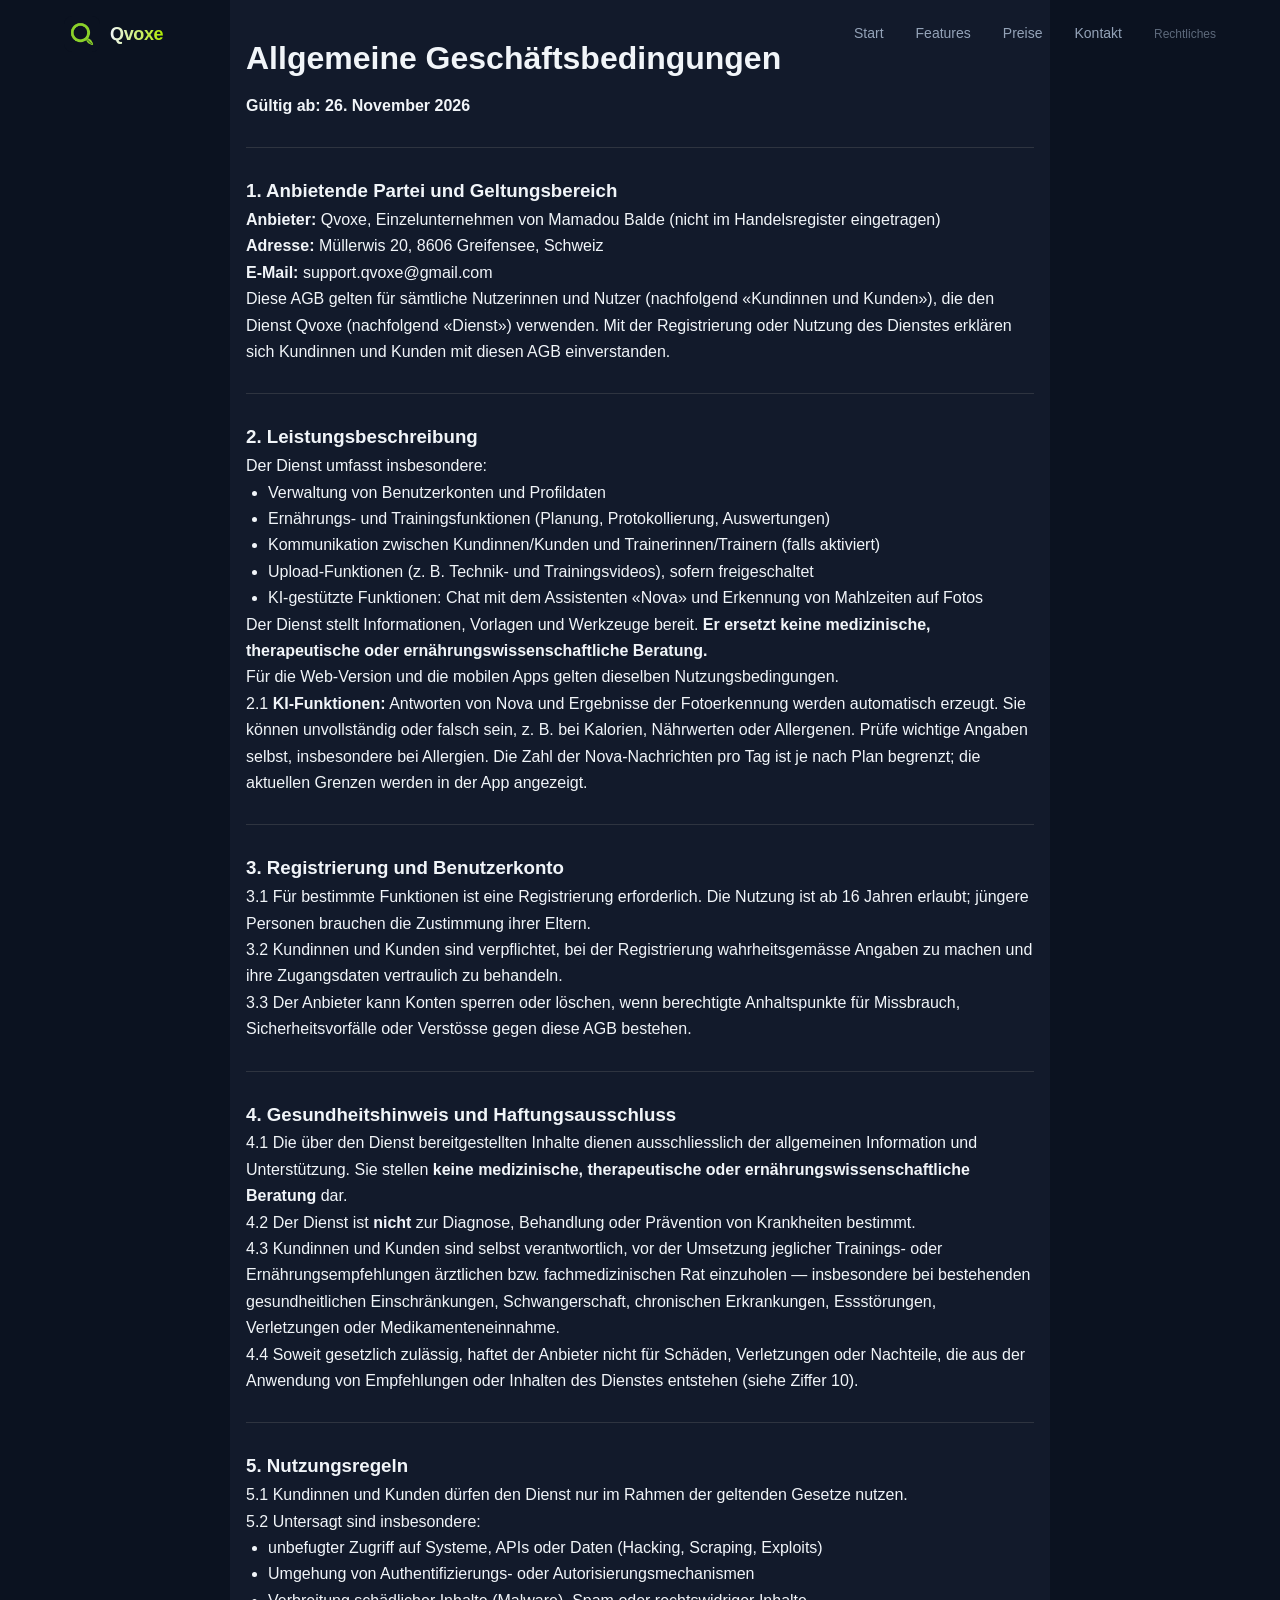
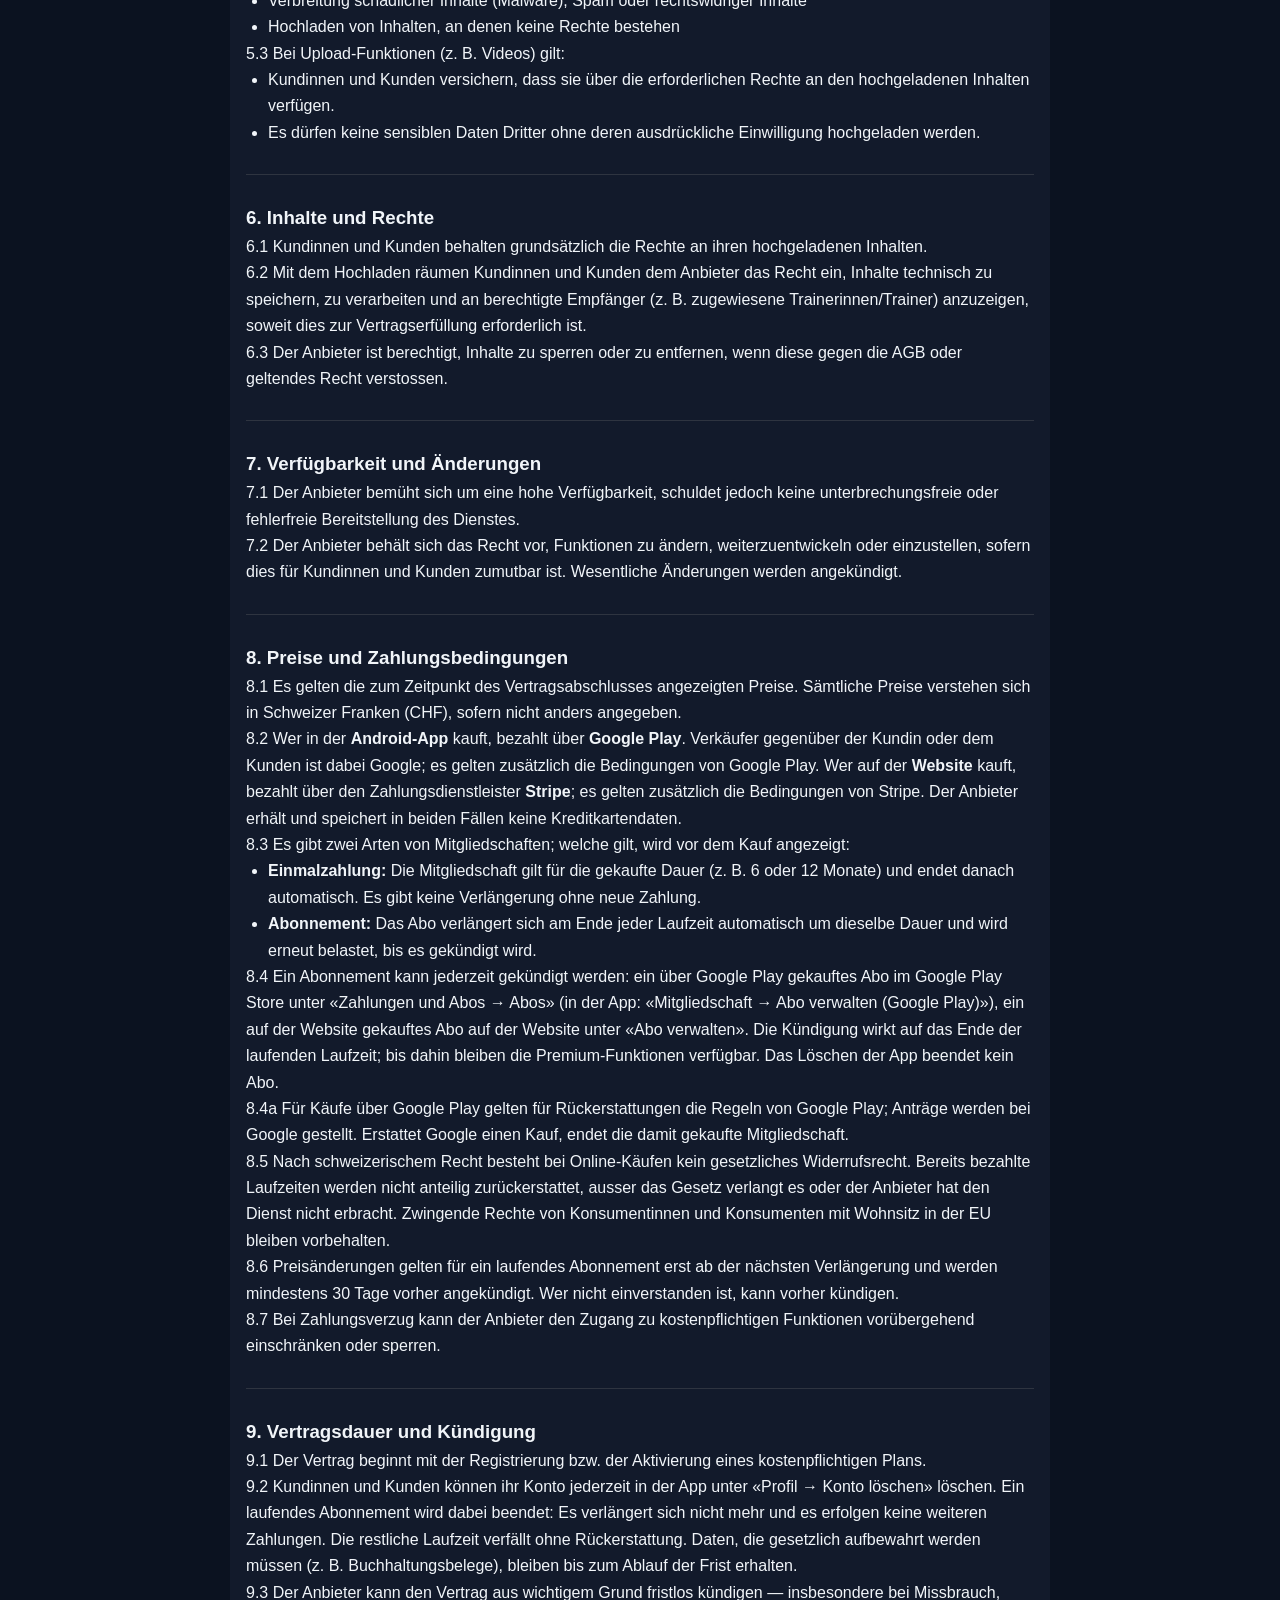
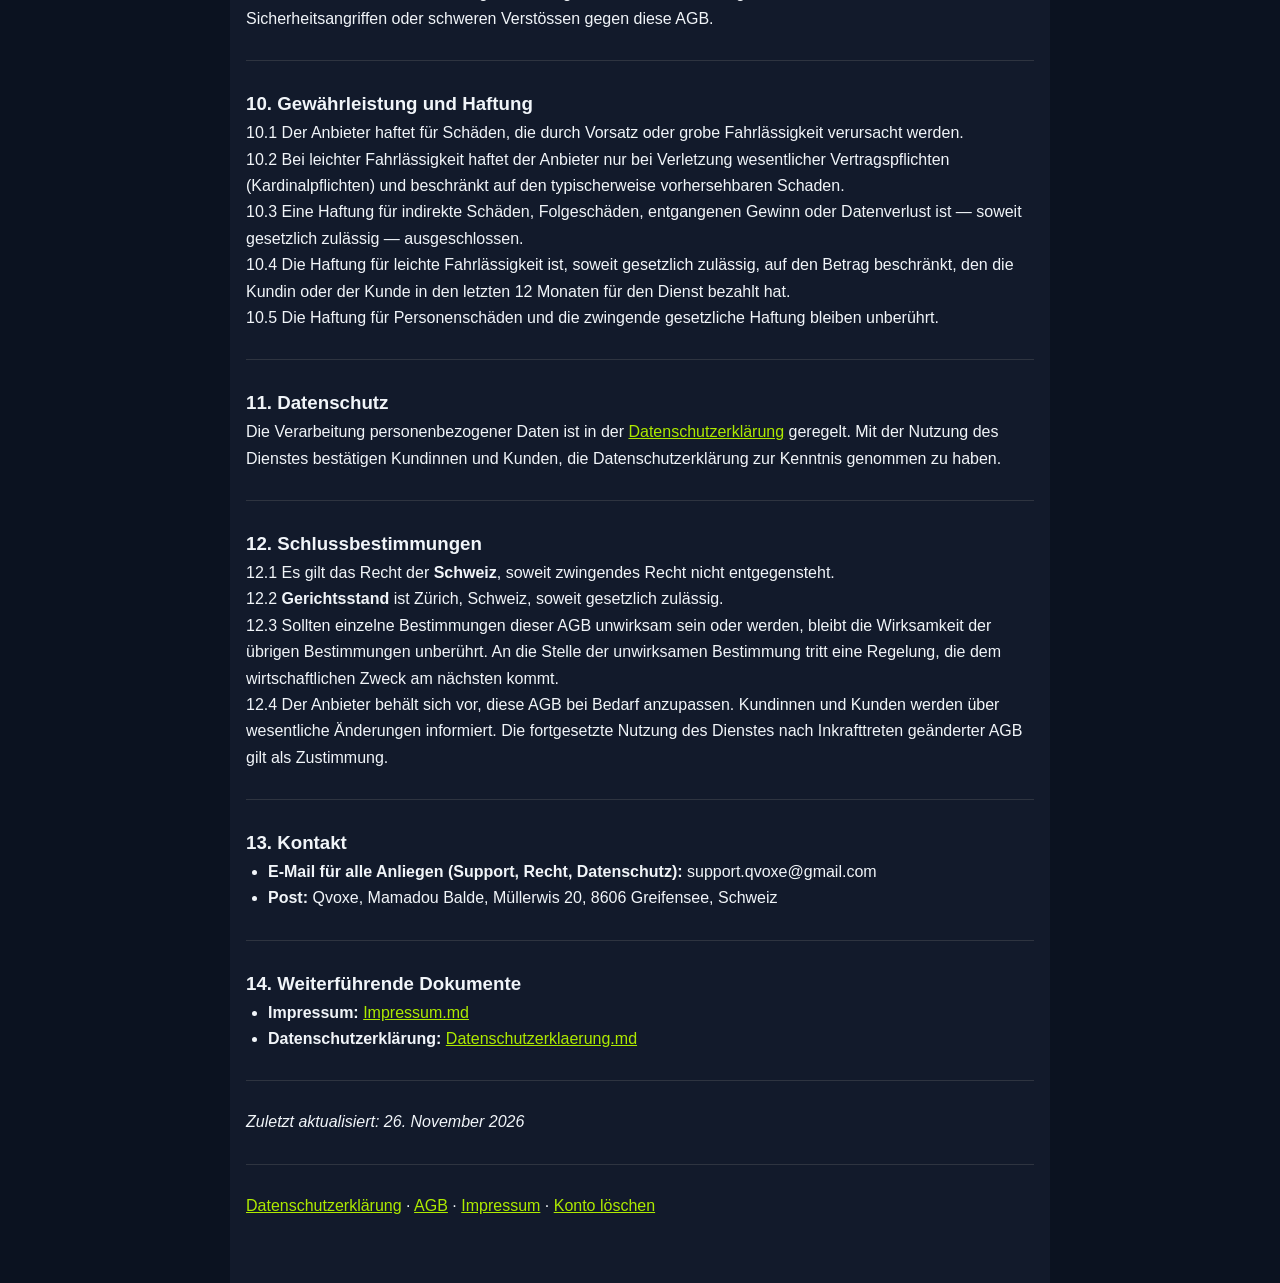
<file: agb.html>
<!doctype html>
<html lang="de">
<head>
  <meta charset="utf-8" />
  <meta name="viewport" content="width=device-width,initial-scale=1" />
  <title>Qvoxe – Allgemeine Geschäftsbedingungen</title>
  <meta name="description" content="Allgemeine Geschäftsbedingungen von Qvoxe." />
  <link rel="icon" type="image/png" href="favicon.png" />
  <link rel="apple-touch-icon" href="qvox_logo.png" />
  <link rel="stylesheet" href="styles.css" />
  <link rel="stylesheet" href="styles-inline.css" />
  <style>
    .legal { max-width: 820px; margin: 0 auto; padding: 32px 16px 64px; line-height: 1.65; }
    .legal h1 { margin-bottom: 8px; }
    .legal h2 { margin-top: 32px; }
    .legal h3 { margin-top: 20px; }
    .legal ul, .legal ol { padding-left: 22px; }
    .legal hr { border: 0; border-top: 1px solid rgba(127,127,127,.25); margin: 28px 0; }
    .legal-table { overflow-x: auto; margin: 16px 0; }
    .legal table { border-collapse: collapse; width: 100%; font-size: 0.95em; }
    .legal th, .legal td { border: 1px solid rgba(127,127,127,.3); padding: 8px 10px; text-align: left; vertical-align: top; }
    .legal a { text-decoration: underline; }
  </style>
</head>
<body>
<header class="header" id="top">
  <div class="container header__inner">
    <a href="index.html" class="header__logo">
      <img src="qvox_logo.png" alt="Qvoxe" class="header__logo-img" />
      <span class="header__logo-text">Qvoxe</span>
    </a>
    <nav class="header__nav" id="mainNav">
      <a href="index.html">Start</a>
      <a href="features.html">Features</a>
      <a href="preise.html">Preise</a>
      <a href="kontakt.html">Kontakt</a>
      <a href="rechtliches.html" class="nav-legal">Rechtliches</a>
    </nav>
    <button class="header__burger" id="navToggle" aria-label="Menü öffnen">
      <span></span><span></span><span></span>
    </button>
  </div>
</header>
<main class="legal">
<h1>Allgemeine Geschäftsbedingungen</h1>
<p><strong>Gültig ab: 26. November 2026</strong></p>
<hr>
<h3>1. Anbietende Partei und Geltungsbereich</h3>
<p><strong>Anbieter:</strong> Qvoxe, Einzelunternehmen von Mamadou Balde (nicht im Handelsregister eingetragen)<br>
<strong>Adresse:</strong> Müllerwis 20, 8606 Greifensee, Schweiz<br>
<strong>E-Mail:</strong> support.qvoxe@gmail.com</p>
<p>Diese AGB gelten für sämtliche Nutzerinnen und Nutzer (nachfolgend «Kundinnen und Kunden»), die den Dienst Qvoxe (nachfolgend «Dienst») verwenden. Mit der Registrierung oder Nutzung des Dienstes erklären sich Kundinnen und Kunden mit diesen AGB einverstanden.</p>
<hr>
<h3>2. Leistungsbeschreibung</h3>
<p>Der Dienst umfasst insbesondere:</p>
<ul><li>Verwaltung von Benutzerkonten und Profildaten</li><li>Ernährungs- und Trainingsfunktionen (Planung, Protokollierung, Auswertungen)</li><li>Kommunikation zwischen Kundinnen/Kunden und Trainerinnen/Trainern (falls aktiviert)</li><li>Upload-Funktionen (z. B. Technik- und Trainingsvideos), sofern freigeschaltet</li><li>KI-gestützte Funktionen: Chat mit dem Assistenten «Nova» und Erkennung von Mahlzeiten auf Fotos</li></ul>
<p>Der Dienst stellt Informationen, Vorlagen und Werkzeuge bereit. <strong>Er ersetzt keine medizinische, therapeutische oder ernährungswissenschaftliche Beratung.</strong></p>
<p>Für die Web-Version und die mobilen Apps gelten dieselben Nutzungsbedingungen.</p>
<p>2.1 <strong>KI-Funktionen:</strong> Antworten von Nova und Ergebnisse der Fotoerkennung werden automatisch erzeugt. Sie können unvollständig oder falsch sein, z. B. bei Kalorien, Nährwerten oder Allergenen. Prüfe wichtige Angaben selbst, insbesondere bei Allergien. Die Zahl der Nova-Nachrichten pro Tag ist je nach Plan begrenzt; die aktuellen Grenzen werden in der App angezeigt.</p>
<hr>
<h3>3. Registrierung und Benutzerkonto</h3>
<p>3.1 Für bestimmte Funktionen ist eine Registrierung erforderlich. Die Nutzung ist ab 16 Jahren erlaubt; jüngere Personen brauchen die Zustimmung ihrer Eltern.</p>
<p>3.2 Kundinnen und Kunden sind verpflichtet, bei der Registrierung wahrheitsgemässe Angaben zu machen und ihre Zugangsdaten vertraulich zu behandeln.</p>
<p>3.3 Der Anbieter kann Konten sperren oder löschen, wenn berechtigte Anhaltspunkte für Missbrauch, Sicherheitsvorfälle oder Verstösse gegen diese AGB bestehen.</p>
<hr>
<h3>4. Gesundheitshinweis und Haftungsausschluss</h3>
<p>4.1 Die über den Dienst bereitgestellten Inhalte dienen ausschliesslich der allgemeinen Information und Unterstützung. Sie stellen <strong>keine medizinische, therapeutische oder ernährungswissenschaftliche Beratung</strong> dar.</p>
<p>4.2 Der Dienst ist <strong>nicht</strong> zur Diagnose, Behandlung oder Prävention von Krankheiten bestimmt.</p>
<p>4.3 Kundinnen und Kunden sind selbst verantwortlich, vor der Umsetzung jeglicher Trainings- oder Ernährungsempfehlungen ärztlichen bzw. fachmedizinischen Rat einzuholen — insbesondere bei bestehenden gesundheitlichen Einschränkungen, Schwangerschaft, chronischen Erkrankungen, Essstörungen, Verletzungen oder Medikamenteneinnahme.</p>
<p>4.4 Soweit gesetzlich zulässig, haftet der Anbieter nicht für Schäden, Verletzungen oder Nachteile, die aus der Anwendung von Empfehlungen oder Inhalten des Dienstes entstehen (siehe Ziffer 10).</p>
<hr>
<h3>5. Nutzungsregeln</h3>
<p>5.1 Kundinnen und Kunden dürfen den Dienst nur im Rahmen der geltenden Gesetze nutzen.</p>
<p>5.2 Untersagt sind insbesondere:</p>
<ul><li>unbefugter Zugriff auf Systeme, APIs oder Daten (Hacking, Scraping, Exploits)</li><li>Umgehung von Authentifizierungs- oder Autorisierungsmechanismen</li><li>Verbreitung schädlicher Inhalte (Malware), Spam oder rechtswidriger Inhalte</li><li>Hochladen von Inhalten, an denen keine Rechte bestehen</li></ul>
<p>5.3 Bei Upload-Funktionen (z. B. Videos) gilt:</p>
<ul><li>Kundinnen und Kunden versichern, dass sie über die erforderlichen Rechte an den hochgeladenen Inhalten verfügen.</li><li>Es dürfen keine sensiblen Daten Dritter ohne deren ausdrückliche Einwilligung hochgeladen werden.</li></ul>
<hr>
<h3>6. Inhalte und Rechte</h3>
<p>6.1 Kundinnen und Kunden behalten grundsätzlich die Rechte an ihren hochgeladenen Inhalten.</p>
<p>6.2 Mit dem Hochladen räumen Kundinnen und Kunden dem Anbieter das Recht ein, Inhalte technisch zu speichern, zu verarbeiten und an berechtigte Empfänger (z. B. zugewiesene Trainerinnen/Trainer) anzuzeigen, soweit dies zur Vertragserfüllung erforderlich ist.</p>
<p>6.3 Der Anbieter ist berechtigt, Inhalte zu sperren oder zu entfernen, wenn diese gegen die AGB oder geltendes Recht verstossen.</p>
<hr>
<h3>7. Verfügbarkeit und Änderungen</h3>
<p>7.1 Der Anbieter bemüht sich um eine hohe Verfügbarkeit, schuldet jedoch keine unterbrechungsfreie oder fehlerfreie Bereitstellung des Dienstes.</p>
<p>7.2 Der Anbieter behält sich das Recht vor, Funktionen zu ändern, weiterzuentwickeln oder einzustellen, sofern dies für Kundinnen und Kunden zumutbar ist. Wesentliche Änderungen werden angekündigt.</p>
<hr>
<h3>8. Preise und Zahlungsbedingungen</h3>
<p>8.1 Es gelten die zum Zeitpunkt des Vertragsabschlusses angezeigten Preise. Sämtliche Preise verstehen sich in Schweizer Franken (CHF), sofern nicht anders angegeben.</p>
<p>8.2 Wer in der <strong>Android-App</strong> kauft, bezahlt über <strong>Google Play</strong>. Verkäufer gegenüber der Kundin oder dem Kunden ist dabei Google; es gelten zusätzlich die Bedingungen von Google Play. Wer auf der <strong>Website</strong> kauft, bezahlt über den Zahlungsdienstleister <strong>Stripe</strong>; es gelten zusätzlich die Bedingungen von Stripe. Der Anbieter erhält und speichert in beiden Fällen keine Kreditkartendaten.</p>
<p>8.3 Es gibt zwei Arten von Mitgliedschaften; welche gilt, wird vor dem Kauf angezeigt:</p>
<ul><li><strong>Einmalzahlung:</strong> Die Mitgliedschaft gilt für die gekaufte Dauer (z. B. 6 oder 12 Monate) und endet danach automatisch. Es gibt keine Verlängerung ohne neue Zahlung.</li><li><strong>Abonnement:</strong> Das Abo verlängert sich am Ende jeder Laufzeit automatisch um dieselbe Dauer und wird erneut belastet, bis es gekündigt wird.</li></ul>
<p>8.4 Ein Abonnement kann jederzeit gekündigt werden: ein über Google Play gekauftes Abo im Google Play Store unter «Zahlungen und Abos → Abos» (in der App: «Mitgliedschaft → Abo verwalten (Google Play)»), ein auf der Website gekauftes Abo auf der Website unter «Abo verwalten». Die Kündigung wirkt auf das Ende der laufenden Laufzeit; bis dahin bleiben die Premium-Funktionen verfügbar. Das Löschen der App beendet kein Abo.</p>
<p>8.4a Für Käufe über Google Play gelten für Rückerstattungen die Regeln von Google Play; Anträge werden bei Google gestellt. Erstattet Google einen Kauf, endet die damit gekaufte Mitgliedschaft.</p>
<p>8.5 Nach schweizerischem Recht besteht bei Online-Käufen kein gesetzliches Widerrufsrecht. Bereits bezahlte Laufzeiten werden nicht anteilig zurückerstattet, ausser das Gesetz verlangt es oder der Anbieter hat den Dienst nicht erbracht. Zwingende Rechte von Konsumentinnen und Konsumenten mit Wohnsitz in der EU bleiben vorbehalten.</p>
<p>8.6 Preisänderungen gelten für ein laufendes Abonnement erst ab der nächsten Verlängerung und werden mindestens 30 Tage vorher angekündigt. Wer nicht einverstanden ist, kann vorher kündigen.</p>
<p>8.7 Bei Zahlungsverzug kann der Anbieter den Zugang zu kostenpflichtigen Funktionen vorübergehend einschränken oder sperren.</p>
<hr>
<h3>9. Vertragsdauer und Kündigung</h3>
<p>9.1 Der Vertrag beginnt mit der Registrierung bzw. der Aktivierung eines kostenpflichtigen Plans.</p>
<p>9.2 Kundinnen und Kunden können ihr Konto jederzeit in der App unter «Profil → Konto löschen» löschen. Ein laufendes Abonnement wird dabei beendet: Es verlängert sich nicht mehr und es erfolgen keine weiteren Zahlungen. Die restliche Laufzeit verfällt ohne Rückerstattung. Daten, die gesetzlich aufbewahrt werden müssen (z. B. Buchhaltungsbelege), bleiben bis zum Ablauf der Frist erhalten.</p>
<p>9.3 Der Anbieter kann den Vertrag aus wichtigem Grund fristlos kündigen — insbesondere bei Missbrauch, Sicherheitsangriffen oder schweren Verstössen gegen diese AGB.</p>
<hr>
<h3>10. Gewährleistung und Haftung</h3>
<p>10.1 Der Anbieter haftet für Schäden, die durch Vorsatz oder grobe Fahrlässigkeit verursacht werden.</p>
<p>10.2 Bei leichter Fahrlässigkeit haftet der Anbieter nur bei Verletzung wesentlicher Vertragspflichten (Kardinalpflichten) und beschränkt auf den typischerweise vorhersehbaren Schaden.</p>
<p>10.3 Eine Haftung für indirekte Schäden, Folgeschäden, entgangenen Gewinn oder Datenverlust ist — soweit gesetzlich zulässig — ausgeschlossen.</p>
<p>10.4 Die Haftung für leichte Fahrlässigkeit ist, soweit gesetzlich zulässig, auf den Betrag beschränkt, den die Kundin oder der Kunde in den letzten 12 Monaten für den Dienst bezahlt hat.</p>
<p>10.5 Die Haftung für Personenschäden und die zwingende gesetzliche Haftung bleiben unberührt.</p>
<hr>
<h3>11. Datenschutz</h3>
<p>Die Verarbeitung personenbezogener Daten ist in der <a href="datenschutz.html">Datenschutzerklärung</a> geregelt. Mit der Nutzung des Dienstes bestätigen Kundinnen und Kunden, die Datenschutzerklärung zur Kenntnis genommen zu haben.</p>
<hr>
<h3>12. Schlussbestimmungen</h3>
<p>12.1 Es gilt das Recht der <strong>Schweiz</strong>, soweit zwingendes Recht nicht entgegensteht.</p>
<p>12.2 <strong>Gerichtsstand</strong> ist Zürich, Schweiz, soweit gesetzlich zulässig.</p>
<p>12.3 Sollten einzelne Bestimmungen dieser AGB unwirksam sein oder werden, bleibt die Wirksamkeit der übrigen Bestimmungen unberührt. An die Stelle der unwirksamen Bestimmung tritt eine Regelung, die dem wirtschaftlichen Zweck am nächsten kommt.</p>
<p>12.4 Der Anbieter behält sich vor, diese AGB bei Bedarf anzupassen. Kundinnen und Kunden werden über wesentliche Änderungen informiert. Die fortgesetzte Nutzung des Dienstes nach Inkrafttreten geänderter AGB gilt als Zustimmung.</p>
<hr>
<h3>13. Kontakt</h3>
<ul><li><strong>E-Mail für alle Anliegen (Support, Recht, Datenschutz):</strong> support.qvoxe@gmail.com</li><li><strong>Post:</strong> Qvoxe, Mamadou Balde, Müllerwis 20, 8606 Greifensee, Schweiz</li></ul>
<hr>
<h3>14. Weiterführende Dokumente</h3>
<ul><li><strong>Impressum:</strong> <a href="impressum.html">Impressum.md</a></li><li><strong>Datenschutzerklärung:</strong> <a href="datenschutz.html">Datenschutzerklaerung.md</a></li></ul>
<hr>
<p><em>Zuletzt aktualisiert: 26. November 2026</em></p>
<hr>
<p>
  <a href="datenschutz.html">Datenschutzerklärung</a> ·
  <a href="agb.html">AGB</a> ·
  <a href="impressum.html">Impressum</a> ·
  <a href="konto-loeschen.html">Konto löschen</a>
</p>
</main>
<script src="script.js"></script>
</body>
</html>
</file>
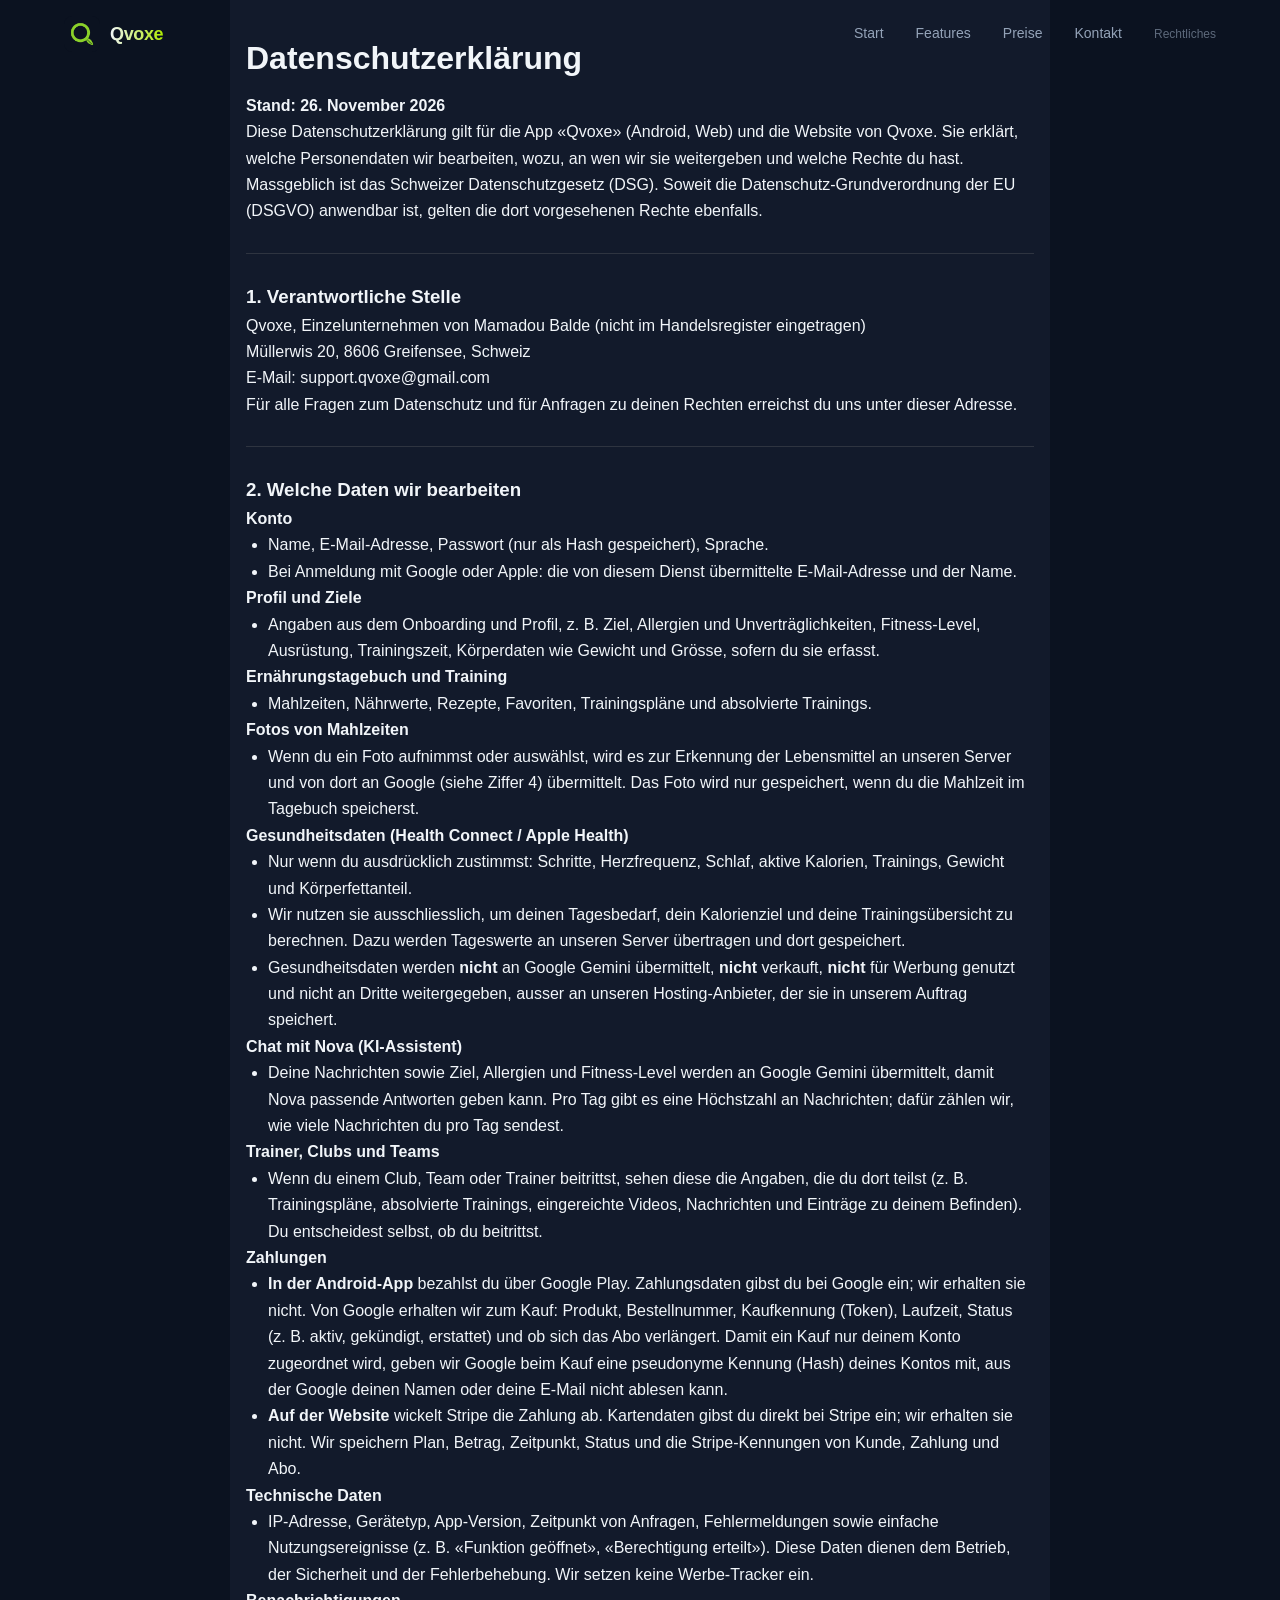
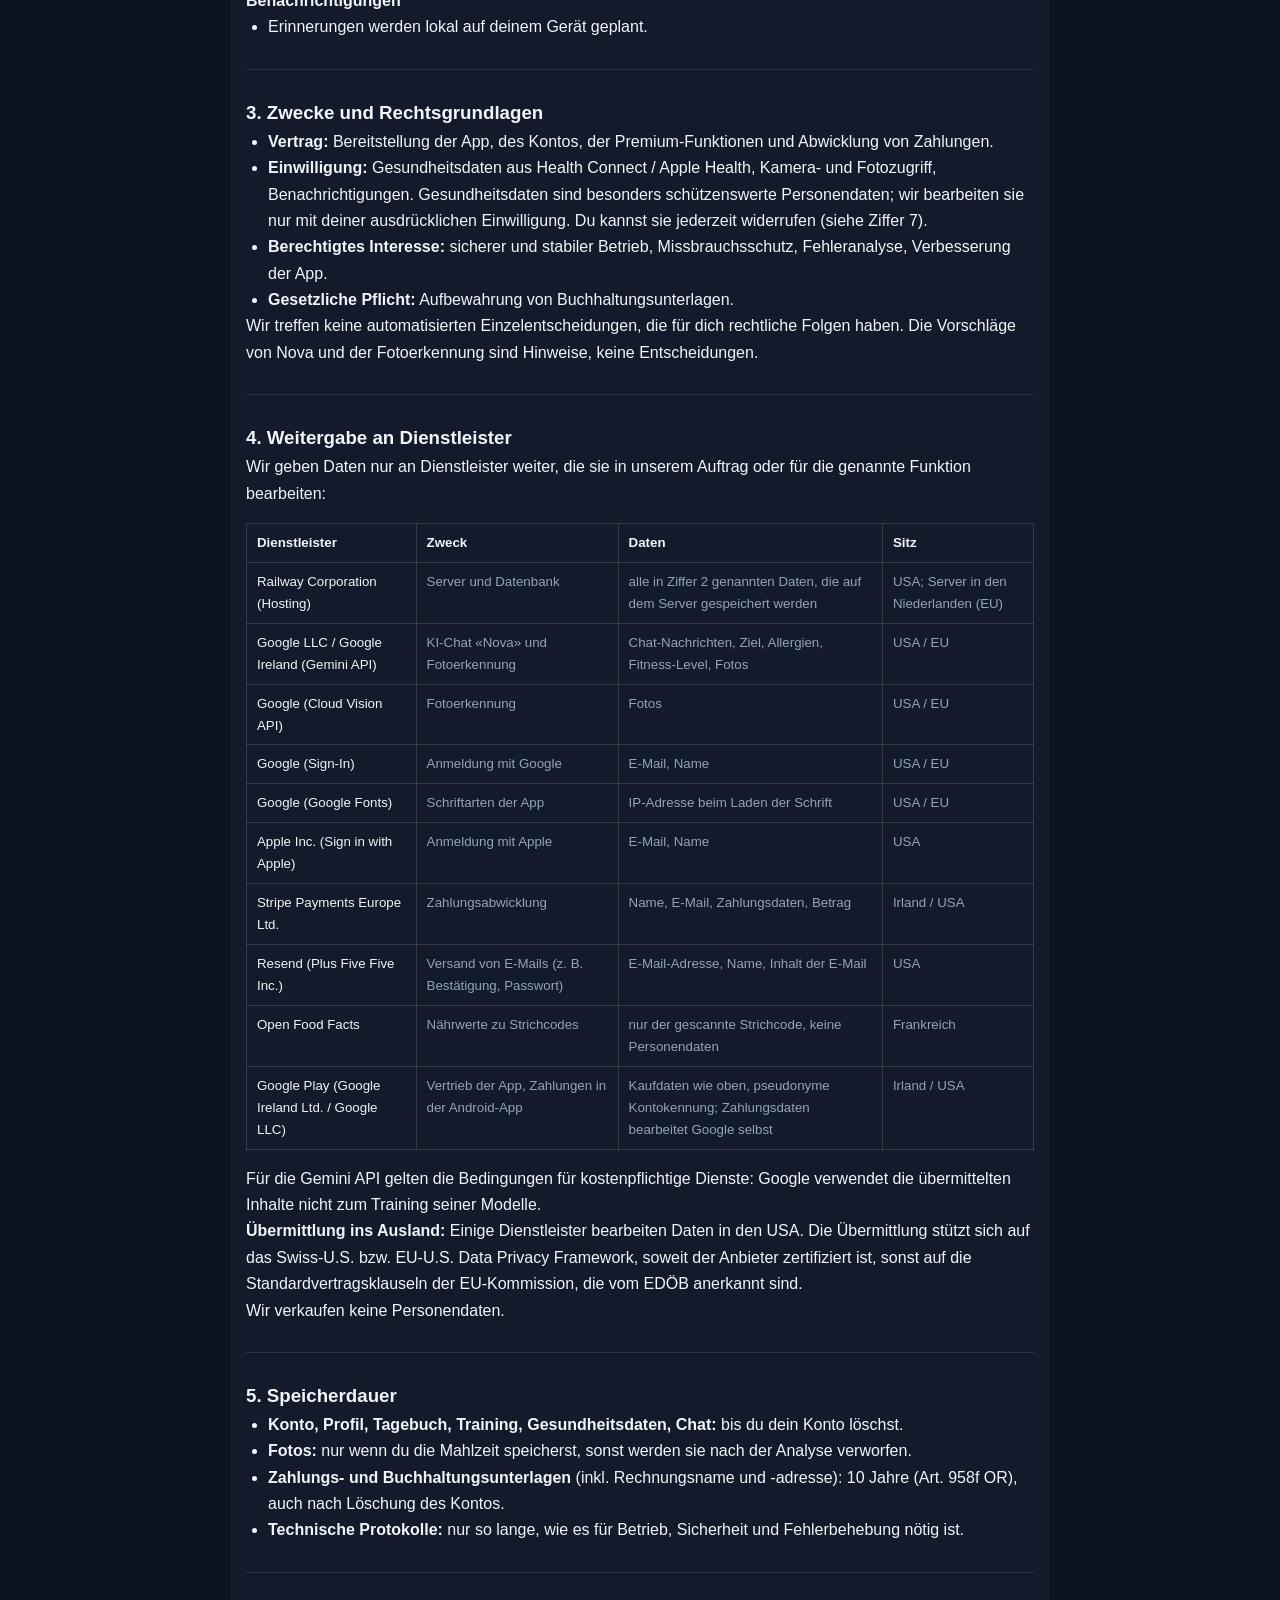
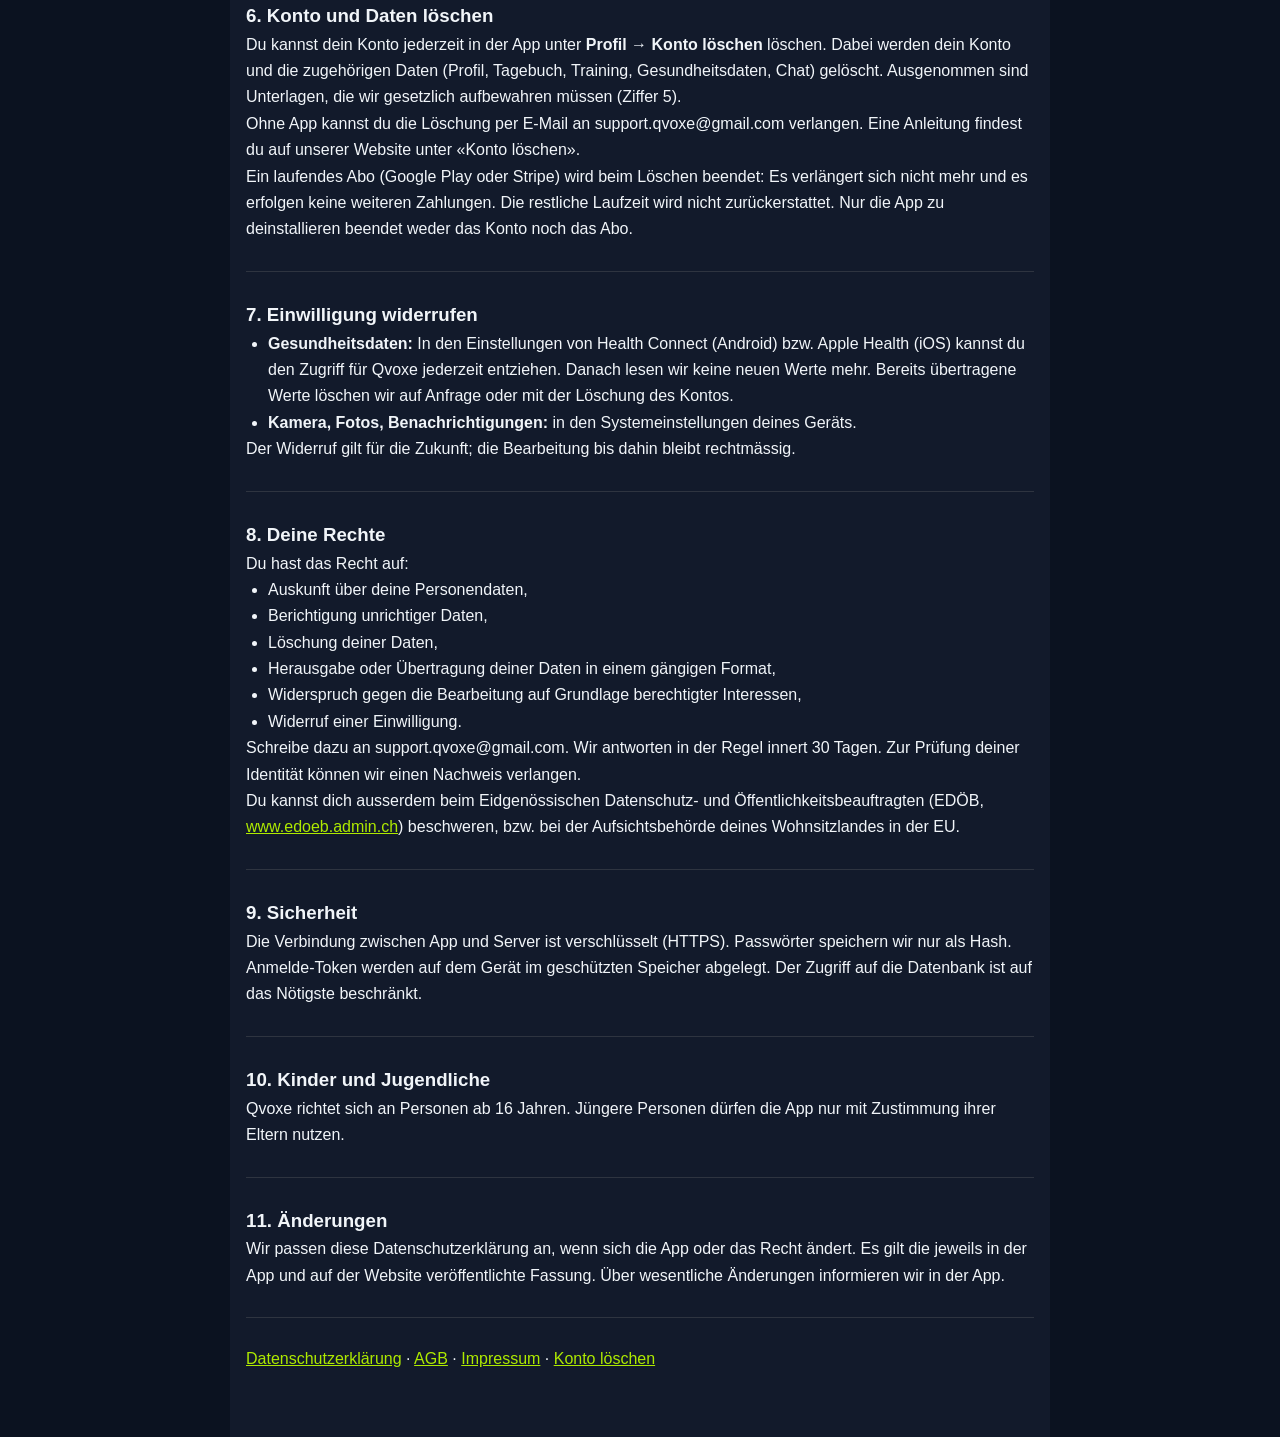
<file: datenschutz.html>
<!doctype html>
<html lang="de">
<head>
  <meta charset="utf-8" />
  <meta name="viewport" content="width=device-width,initial-scale=1" />
  <title>Qvoxe – Datenschutzerklärung</title>
  <meta name="description" content="Datenschutzerklärung von Qvoxe." />
  <link rel="icon" type="image/png" href="favicon.png" />
  <link rel="apple-touch-icon" href="qvox_logo.png" />
  <link rel="stylesheet" href="styles.css" />
  <link rel="stylesheet" href="styles-inline.css" />
  <style>
    .legal { max-width: 820px; margin: 0 auto; padding: 32px 16px 64px; line-height: 1.65; }
    .legal h1 { margin-bottom: 8px; }
    .legal h2 { margin-top: 32px; }
    .legal h3 { margin-top: 20px; }
    .legal ul, .legal ol { padding-left: 22px; }
    .legal hr { border: 0; border-top: 1px solid rgba(127,127,127,.25); margin: 28px 0; }
    .legal-table { overflow-x: auto; margin: 16px 0; }
    .legal table { border-collapse: collapse; width: 100%; font-size: 0.95em; }
    .legal th, .legal td { border: 1px solid rgba(127,127,127,.3); padding: 8px 10px; text-align: left; vertical-align: top; }
    .legal a { text-decoration: underline; }
  </style>
</head>
<body>
<header class="header" id="top">
  <div class="container header__inner">
    <a href="index.html" class="header__logo">
      <img src="qvox_logo.png" alt="Qvoxe" class="header__logo-img" />
      <span class="header__logo-text">Qvoxe</span>
    </a>
    <nav class="header__nav" id="mainNav">
      <a href="index.html">Start</a>
      <a href="features.html">Features</a>
      <a href="preise.html">Preise</a>
      <a href="kontakt.html">Kontakt</a>
      <a href="rechtliches.html" class="nav-legal">Rechtliches</a>
    </nav>
    <button class="header__burger" id="navToggle" aria-label="Menü öffnen">
      <span></span><span></span><span></span>
    </button>
  </div>
</header>
<main class="legal">
<h1>Datenschutzerklärung</h1>
<p><strong>Stand: 26. November 2026</strong></p>
<p>Diese Datenschutzerklärung gilt für die App «Qvoxe» (Android, Web) und die Website von Qvoxe. Sie erklärt, welche Personendaten wir bearbeiten, wozu, an wen wir sie weitergeben und welche Rechte du hast. Massgeblich ist das Schweizer Datenschutzgesetz (DSG). Soweit die Datenschutz-Grundverordnung der EU (DSGVO) anwendbar ist, gelten die dort vorgesehenen Rechte ebenfalls.</p>
<hr>
<h3>1. Verantwortliche Stelle</h3>
<p>Qvoxe, Einzelunternehmen von Mamadou Balde (nicht im Handelsregister eingetragen)<br>
Müllerwis 20, 8606 Greifensee, Schweiz<br>
E-Mail: support.qvoxe@gmail.com</p>
<p>Für alle Fragen zum Datenschutz und für Anfragen zu deinen Rechten erreichst du uns unter dieser Adresse.</p>
<hr>
<h3>2. Welche Daten wir bearbeiten</h3>
<p><strong>Konto</strong></p>
<ul><li>Name, E-Mail-Adresse, Passwort (nur als Hash gespeichert), Sprache.</li><li>Bei Anmeldung mit Google oder Apple: die von diesem Dienst übermittelte E-Mail-Adresse und der Name.</li></ul>
<p><strong>Profil und Ziele</strong></p>
<ul><li>Angaben aus dem Onboarding und Profil, z. B. Ziel, Allergien und Unverträglichkeiten, Fitness-Level, Ausrüstung, Trainingszeit, Körperdaten wie Gewicht und Grösse, sofern du sie erfasst.</li></ul>
<p><strong>Ernährungstagebuch und Training</strong></p>
<ul><li>Mahlzeiten, Nährwerte, Rezepte, Favoriten, Trainingspläne und absolvierte Trainings.</li></ul>
<p><strong>Fotos von Mahlzeiten</strong></p>
<ul><li>Wenn du ein Foto aufnimmst oder auswählst, wird es zur Erkennung der Lebensmittel an unseren Server und von dort an Google (siehe Ziffer 4) übermittelt. Das Foto wird nur gespeichert, wenn du die Mahlzeit im Tagebuch speicherst.</li></ul>
<p><strong>Gesundheitsdaten (Health Connect / Apple Health)</strong></p>
<ul><li>Nur wenn du ausdrücklich zustimmst: Schritte, Herzfrequenz, Schlaf, aktive Kalorien, Trainings, Gewicht und Körperfettanteil.</li><li>Wir nutzen sie ausschliesslich, um deinen Tagesbedarf, dein Kalorienziel und deine Trainingsübersicht zu berechnen. Dazu werden Tageswerte an unseren Server übertragen und dort gespeichert.</li><li>Gesundheitsdaten werden <strong>nicht</strong> an Google Gemini übermittelt, <strong>nicht</strong> verkauft, <strong>nicht</strong> für Werbung genutzt und nicht an Dritte weitergegeben, ausser an unseren Hosting-Anbieter, der sie in unserem Auftrag speichert.</li></ul>
<p><strong>Chat mit Nova (KI-Assistent)</strong></p>
<ul><li>Deine Nachrichten sowie Ziel, Allergien und Fitness-Level werden an Google Gemini übermittelt, damit Nova passende Antworten geben kann. Pro Tag gibt es eine Höchstzahl an Nachrichten; dafür zählen wir, wie viele Nachrichten du pro Tag sendest.</li></ul>
<p><strong>Trainer, Clubs und Teams</strong></p>
<ul><li>Wenn du einem Club, Team oder Trainer beitrittst, sehen diese die Angaben, die du dort teilst (z. B. Trainingspläne, absolvierte Trainings, eingereichte Videos, Nachrichten und Einträge zu deinem Befinden). Du entscheidest selbst, ob du beitrittst.</li></ul>
<p><strong>Zahlungen</strong></p>
<ul><li><strong>In der Android-App</strong> bezahlst du über Google Play. Zahlungsdaten gibst du bei Google ein; wir erhalten sie nicht. Von Google erhalten wir zum Kauf: Produkt, Bestellnummer, Kaufkennung (Token), Laufzeit, Status (z. B. aktiv, gekündigt, erstattet) und ob sich das Abo verlängert. Damit ein Kauf nur deinem Konto zugeordnet wird, geben wir Google beim Kauf eine pseudonyme Kennung (Hash) deines Kontos mit, aus der Google deinen Namen oder deine E-Mail nicht ablesen kann.</li><li><strong>Auf der Website</strong> wickelt Stripe die Zahlung ab. Kartendaten gibst du direkt bei Stripe ein; wir erhalten sie nicht. Wir speichern Plan, Betrag, Zeitpunkt, Status und die Stripe-Kennungen von Kunde, Zahlung und Abo.</li></ul>
<p><strong>Technische Daten</strong></p>
<ul><li>IP-Adresse, Gerätetyp, App-Version, Zeitpunkt von Anfragen, Fehlermeldungen sowie einfache Nutzungsereignisse (z. B. «Funktion geöffnet», «Berechtigung erteilt»). Diese Daten dienen dem Betrieb, der Sicherheit und der Fehlerbehebung. Wir setzen keine Werbe-Tracker ein.</li></ul>
<p><strong>Benachrichtigungen</strong></p>
<ul><li>Erinnerungen werden lokal auf deinem Gerät geplant.</li></ul>
<hr>
<h3>3. Zwecke und Rechtsgrundlagen</h3>
<ul><li><strong>Vertrag:</strong> Bereitstellung der App, des Kontos, der Premium-Funktionen und Abwicklung von Zahlungen.</li><li><strong>Einwilligung:</strong> Gesundheitsdaten aus Health Connect / Apple Health, Kamera- und Fotozugriff, Benachrichtigungen. Gesundheitsdaten sind besonders schützenswerte Personendaten; wir bearbeiten sie nur mit deiner ausdrücklichen Einwilligung. Du kannst sie jederzeit widerrufen (siehe Ziffer 7).</li><li><strong>Berechtigtes Interesse:</strong> sicherer und stabiler Betrieb, Missbrauchsschutz, Fehleranalyse, Verbesserung der App.</li><li><strong>Gesetzliche Pflicht:</strong> Aufbewahrung von Buchhaltungsunterlagen.</li></ul>
<p>Wir treffen keine automatisierten Einzelentscheidungen, die für dich rechtliche Folgen haben. Die Vorschläge von Nova und der Fotoerkennung sind Hinweise, keine Entscheidungen.</p>
<hr>
<h3>4. Weitergabe an Dienstleister</h3>
<p>Wir geben Daten nur an Dienstleister weiter, die sie in unserem Auftrag oder für die genannte Funktion bearbeiten:</p>
<div class="legal-table"><table><thead><tr><th>Dienstleister</th><th>Zweck</th><th>Daten</th><th>Sitz</th></tr></thead><tbody><tr><td>Railway Corporation (Hosting)</td><td>Server und Datenbank</td><td>alle in Ziffer 2 genannten Daten, die auf dem Server gespeichert werden</td><td>USA; Server in den Niederlanden (EU)</td></tr><tr><td>Google LLC / Google Ireland (Gemini API)</td><td>KI-Chat «Nova» und Fotoerkennung</td><td>Chat-Nachrichten, Ziel, Allergien, Fitness-Level, Fotos</td><td>USA / EU</td></tr><tr><td>Google (Cloud Vision API)</td><td>Fotoerkennung</td><td>Fotos</td><td>USA / EU</td></tr><tr><td>Google (Sign-In)</td><td>Anmeldung mit Google</td><td>E-Mail, Name</td><td>USA / EU</td></tr><tr><td>Google (Google Fonts)</td><td>Schriftarten der App</td><td>IP-Adresse beim Laden der Schrift</td><td>USA / EU</td></tr><tr><td>Apple Inc. (Sign in with Apple)</td><td>Anmeldung mit Apple</td><td>E-Mail, Name</td><td>USA</td></tr><tr><td>Stripe Payments Europe Ltd.</td><td>Zahlungsabwicklung</td><td>Name, E-Mail, Zahlungsdaten, Betrag</td><td>Irland / USA</td></tr><tr><td>Resend (Plus Five Five Inc.)</td><td>Versand von E-Mails (z. B. Bestätigung, Passwort)</td><td>E-Mail-Adresse, Name, Inhalt der E-Mail</td><td>USA</td></tr><tr><td>Open Food Facts</td><td>Nährwerte zu Strichcodes</td><td>nur der gescannte Strichcode, keine Personendaten</td><td>Frankreich</td></tr><tr><td>Google Play (Google Ireland Ltd. / Google LLC)</td><td>Vertrieb der App, Zahlungen in der Android-App</td><td>Kaufdaten wie oben, pseudonyme Kontokennung; Zahlungsdaten bearbeitet Google selbst</td><td>Irland / USA</td></tr></tbody></table></div>
<p>Für die Gemini API gelten die Bedingungen für kostenpflichtige Dienste: Google verwendet die übermittelten Inhalte nicht zum Training seiner Modelle.</p>
<p><strong>Übermittlung ins Ausland:</strong> Einige Dienstleister bearbeiten Daten in den USA. Die Übermittlung stützt sich auf das Swiss-U.S. bzw. EU-U.S. Data Privacy Framework, soweit der Anbieter zertifiziert ist, sonst auf die Standardvertragsklauseln der EU-Kommission, die vom EDÖB anerkannt sind.</p>
<p>Wir verkaufen keine Personendaten.</p>
<hr>
<h3>5. Speicherdauer</h3>
<ul><li><strong>Konto, Profil, Tagebuch, Training, Gesundheitsdaten, Chat:</strong> bis du dein Konto löschst.</li><li><strong>Fotos:</strong> nur wenn du die Mahlzeit speicherst, sonst werden sie nach der Analyse verworfen.</li><li><strong>Zahlungs- und Buchhaltungsunterlagen</strong> (inkl. Rechnungsname und -adresse): 10 Jahre (Art. 958f OR), auch nach Löschung des Kontos.</li><li><strong>Technische Protokolle:</strong> nur so lange, wie es für Betrieb, Sicherheit und Fehlerbehebung nötig ist.</li></ul>
<hr>
<h3>6. Konto und Daten löschen</h3>
<p>Du kannst dein Konto jederzeit in der App unter <strong>Profil → Konto löschen</strong> löschen. Dabei werden dein Konto und die zugehörigen Daten (Profil, Tagebuch, Training, Gesundheitsdaten, Chat) gelöscht. Ausgenommen sind Unterlagen, die wir gesetzlich aufbewahren müssen (Ziffer 5).</p>
<p>Ohne App kannst du die Löschung per E-Mail an support.qvoxe@gmail.com verlangen. Eine Anleitung findest du auf unserer Website unter «Konto löschen».</p>
<p>Ein laufendes Abo (Google Play oder Stripe) wird beim Löschen beendet: Es verlängert sich nicht mehr und es erfolgen keine weiteren Zahlungen. Die restliche Laufzeit wird nicht zurückerstattet. Nur die App zu deinstallieren beendet weder das Konto noch das Abo.</p>
<hr>
<h3>7. Einwilligung widerrufen</h3>
<ul><li><strong>Gesundheitsdaten:</strong> In den Einstellungen von Health Connect (Android) bzw. Apple Health (iOS) kannst du den Zugriff für Qvoxe jederzeit entziehen. Danach lesen wir keine neuen Werte mehr. Bereits übertragene Werte löschen wir auf Anfrage oder mit der Löschung des Kontos.</li><li><strong>Kamera, Fotos, Benachrichtigungen:</strong> in den Systemeinstellungen deines Geräts.</li></ul>
<p>Der Widerruf gilt für die Zukunft; die Bearbeitung bis dahin bleibt rechtmässig.</p>
<hr>
<h3>8. Deine Rechte</h3>
<p>Du hast das Recht auf:</p>
<ul><li>Auskunft über deine Personendaten,</li><li>Berichtigung unrichtiger Daten,</li><li>Löschung deiner Daten,</li><li>Herausgabe oder Übertragung deiner Daten in einem gängigen Format,</li><li>Widerspruch gegen die Bearbeitung auf Grundlage berechtigter Interessen,</li><li>Widerruf einer Einwilligung.</li></ul>
<p>Schreibe dazu an support.qvoxe@gmail.com. Wir antworten in der Regel innert 30 Tagen. Zur Prüfung deiner Identität können wir einen Nachweis verlangen.</p>
<p>Du kannst dich ausserdem beim Eidgenössischen Datenschutz- und Öffentlichkeitsbeauftragten (EDÖB, <a href="https://www.edoeb.admin.ch" rel="noopener">www.edoeb.admin.ch</a>) beschweren, bzw. bei der Aufsichtsbehörde deines Wohnsitzlandes in der EU.</p>
<hr>
<h3>9. Sicherheit</h3>
<p>Die Verbindung zwischen App und Server ist verschlüsselt (HTTPS). Passwörter speichern wir nur als Hash. Anmelde-Token werden auf dem Gerät im geschützten Speicher abgelegt. Der Zugriff auf die Datenbank ist auf das Nötigste beschränkt.</p>
<hr>
<h3>10. Kinder und Jugendliche</h3>
<p>Qvoxe richtet sich an Personen ab 16 Jahren. Jüngere Personen dürfen die App nur mit Zustimmung ihrer Eltern nutzen.</p>
<hr>
<h3>11. Änderungen</h3>
<p>Wir passen diese Datenschutzerklärung an, wenn sich die App oder das Recht ändert. Es gilt die jeweils in der App und auf der Website veröffentlichte Fassung. Über wesentliche Änderungen informieren wir in der App.</p>
<hr>
<p>
  <a href="datenschutz.html">Datenschutzerklärung</a> ·
  <a href="agb.html">AGB</a> ·
  <a href="impressum.html">Impressum</a> ·
  <a href="konto-loeschen.html">Konto löschen</a>
</p>
</main>
<script src="script.js"></script>
</body>
</html>
</file>
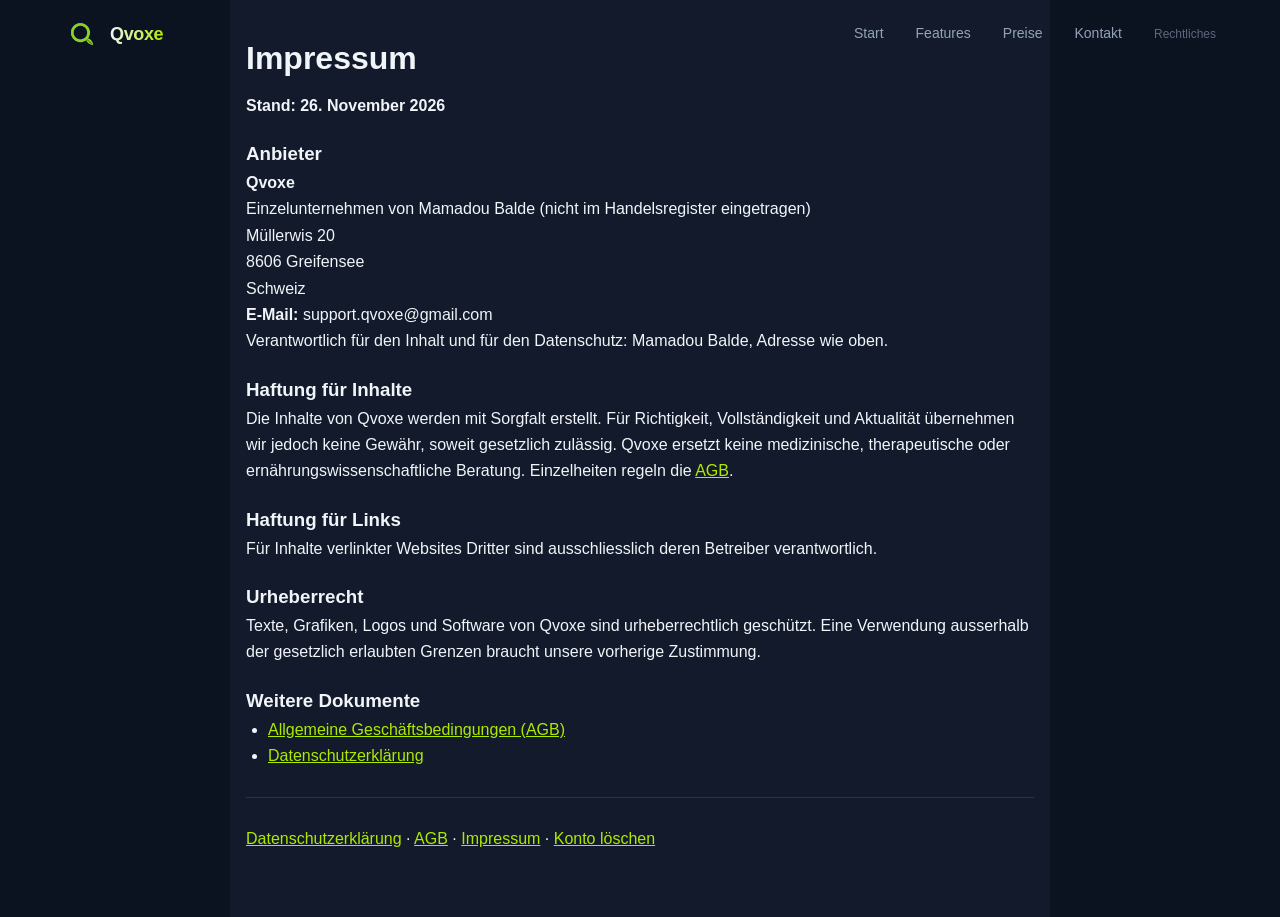
<file: impressum.html>
<!doctype html>
<html lang="de">
<head>
  <meta charset="utf-8" />
  <meta name="viewport" content="width=device-width,initial-scale=1" />
  <title>Qvoxe – Impressum</title>
  <meta name="description" content="Impressum von Qvoxe." />
  <link rel="icon" type="image/png" href="favicon.png" />
  <link rel="apple-touch-icon" href="qvox_logo.png" />
  <link rel="stylesheet" href="styles.css" />
  <link rel="stylesheet" href="styles-inline.css" />
  <style>
    .legal { max-width: 820px; margin: 0 auto; padding: 32px 16px 64px; line-height: 1.65; }
    .legal h1 { margin-bottom: 8px; }
    .legal h2 { margin-top: 32px; }
    .legal h3 { margin-top: 20px; }
    .legal ul, .legal ol { padding-left: 22px; }
    .legal hr { border: 0; border-top: 1px solid rgba(127,127,127,.25); margin: 28px 0; }
    .legal-table { overflow-x: auto; margin: 16px 0; }
    .legal table { border-collapse: collapse; width: 100%; font-size: 0.95em; }
    .legal th, .legal td { border: 1px solid rgba(127,127,127,.3); padding: 8px 10px; text-align: left; vertical-align: top; }
    .legal a { text-decoration: underline; }
  </style>
</head>
<body>
<header class="header" id="top">
  <div class="container header__inner">
    <a href="index.html" class="header__logo">
      <img src="qvox_logo.png" alt="Qvoxe" class="header__logo-img" />
      <span class="header__logo-text">Qvoxe</span>
    </a>
    <nav class="header__nav" id="mainNav">
      <a href="index.html">Start</a>
      <a href="features.html">Features</a>
      <a href="preise.html">Preise</a>
      <a href="kontakt.html">Kontakt</a>
      <a href="rechtliches.html" class="nav-legal">Rechtliches</a>
    </nav>
    <button class="header__burger" id="navToggle" aria-label="Menü öffnen">
      <span></span><span></span><span></span>
    </button>
  </div>
</header>
<main class="legal">
<h1>Impressum</h1>
<p><strong>Stand: 26. November 2026</strong></p>
<h3>Anbieter</h3>
<p><strong>Qvoxe</strong><br>
Einzelunternehmen von Mamadou Balde (nicht im Handelsregister eingetragen)<br>
Müllerwis 20<br>
8606 Greifensee<br>
Schweiz</p>
<p><strong>E-Mail:</strong> support.qvoxe@gmail.com</p>
<p>Verantwortlich für den Inhalt und für den Datenschutz: Mamadou Balde, Adresse wie oben.</p>
<h3>Haftung für Inhalte</h3>
<p>Die Inhalte von Qvoxe werden mit Sorgfalt erstellt. Für Richtigkeit, Vollständigkeit und Aktualität übernehmen wir jedoch keine Gewähr, soweit gesetzlich zulässig. Qvoxe ersetzt keine medizinische, therapeutische oder ernährungswissenschaftliche Beratung. Einzelheiten regeln die <a href="agb.html">AGB</a>.</p>
<h3>Haftung für Links</h3>
<p>Für Inhalte verlinkter Websites Dritter sind ausschliesslich deren Betreiber verantwortlich.</p>
<h3>Urheberrecht</h3>
<p>Texte, Grafiken, Logos und Software von Qvoxe sind urheberrechtlich geschützt. Eine Verwendung ausserhalb der gesetzlich erlaubten Grenzen braucht unsere vorherige Zustimmung.</p>
<h3>Weitere Dokumente</h3>
<ul><li><a href="agb.html">Allgemeine Geschäftsbedingungen (AGB)</a></li><li><a href="datenschutz.html">Datenschutzerklärung</a></li></ul>
<hr>
<p>
  <a href="datenschutz.html">Datenschutzerklärung</a> ·
  <a href="agb.html">AGB</a> ·
  <a href="impressum.html">Impressum</a> ·
  <a href="konto-loeschen.html">Konto löschen</a>
</p>
</main>
<script src="script.js"></script>
</body>
</html>
</file>
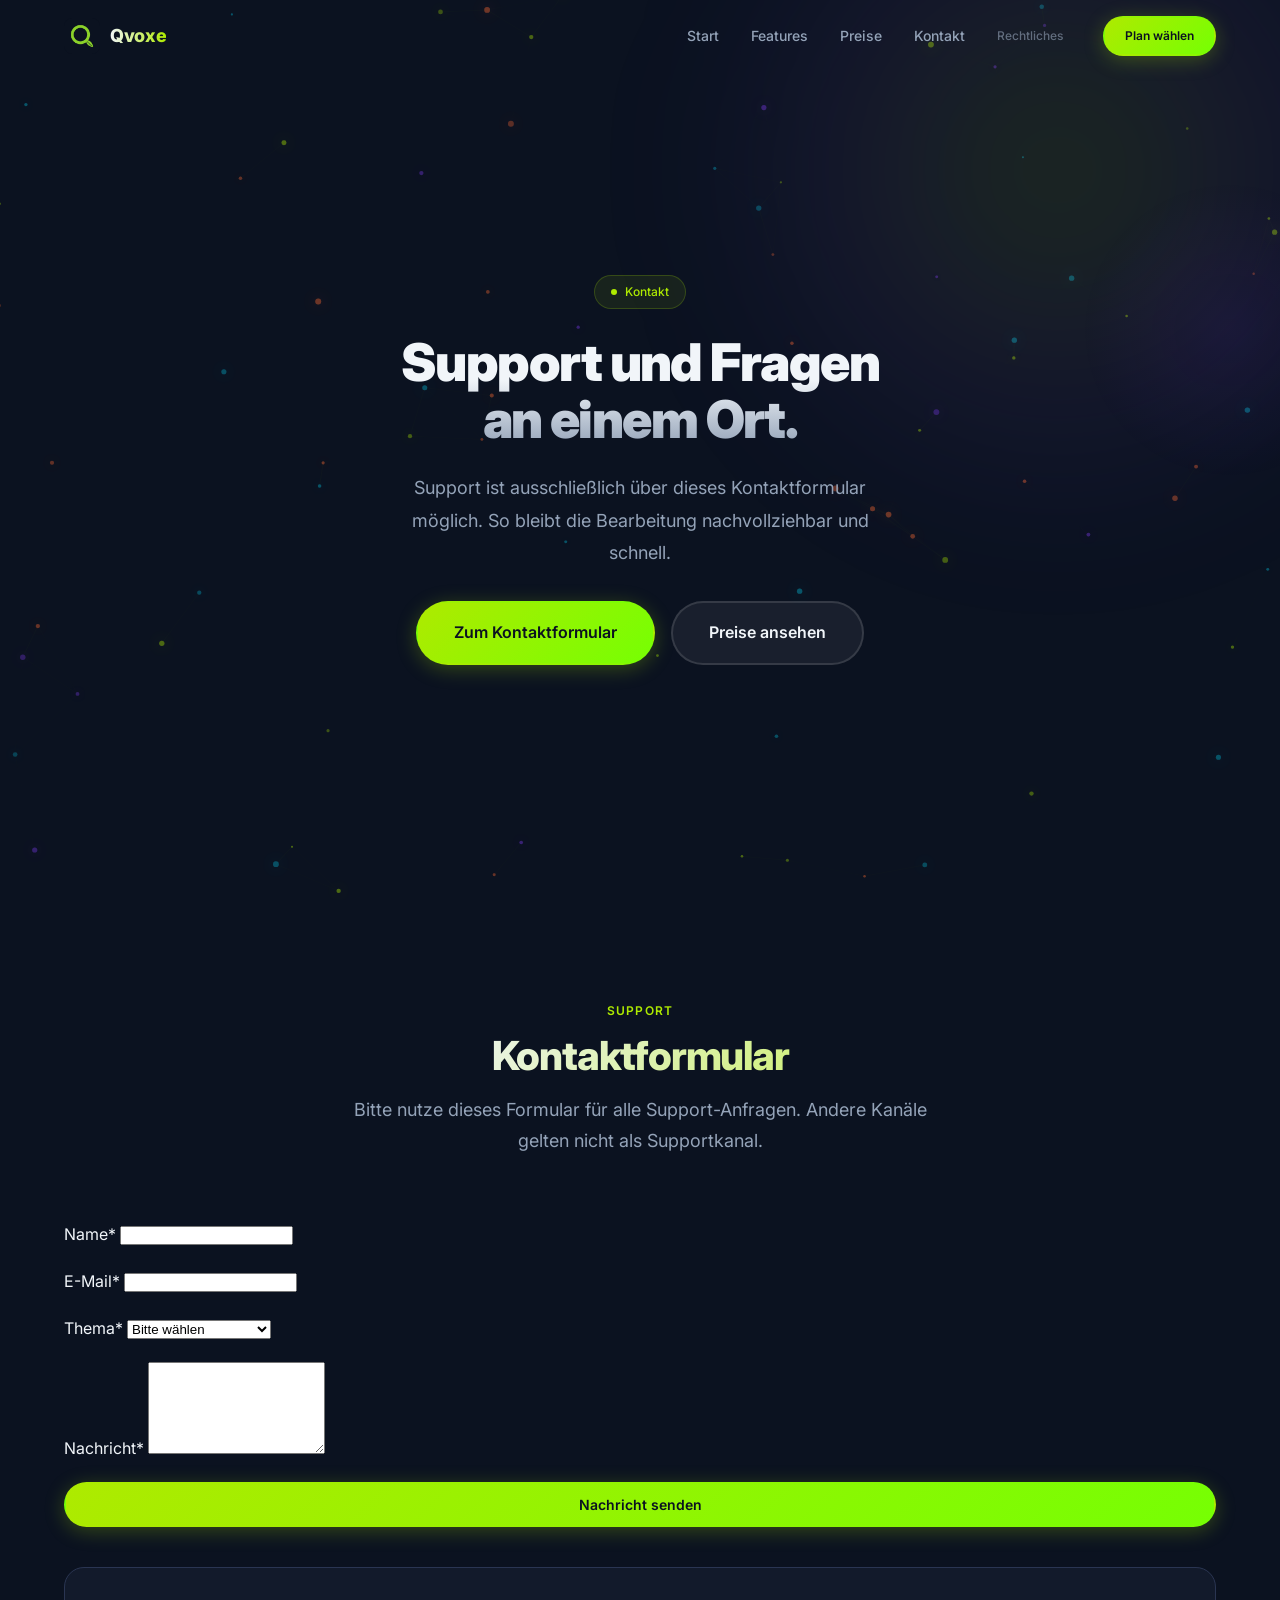
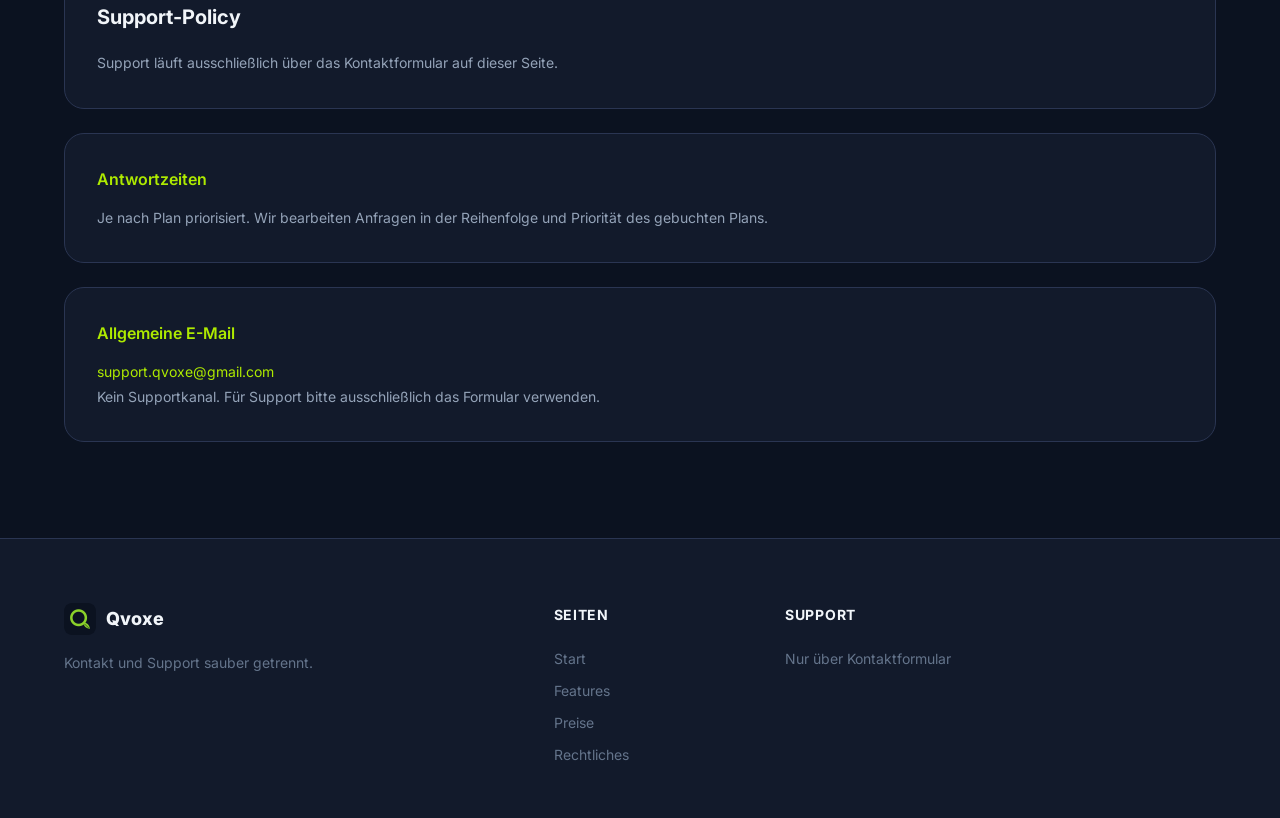
<file: kontakt.html>
<!doctype html>
<html lang="de">
<head>
  <meta charset="utf-8" />
  <meta name="viewport" content="width=device-width,initial-scale=1" />
  <title>Qvoxe Kontakt - Support über Kontaktformular</title>
  <meta name="description" content="Kontakt zu Qvoxe. Support-Anfragen werden ausschließlich über das Kontaktformular bearbeitet." />
  <link rel="canonical" href="https://qvoxe.github.io/Qvox/kontakt.html" />
  <link rel="icon" type="image/png" href="favicon.png" />
  <link rel="apple-touch-icon" href="qvox_logo.png" />
  <link rel="preconnect" href="https://fonts.googleapis.com" />
  <link rel="preconnect" href="https://fonts.gstatic.com" crossorigin />
  <link href="https://fonts.googleapis.com/css2?family=Inter:wght@400;500;600;700;800;900&display=swap" rel="stylesheet" />
  <link rel="stylesheet" href="styles.css" />
  <link rel="stylesheet" href="styles-inline.css" />
</head>
<body>
<header class="header" id="top">
  <div class="container header__inner">
    <a href="index.html" class="header__logo">
      <img src="qvox_logo.png" alt="Qvoxe" class="header__logo-img" />
      <span class="header__logo-text">Qvoxe</span>
    </a>
    <nav class="header__nav" id="mainNav">
      <a href="index.html">Start</a>
      <a href="features.html">Features</a>
      <a href="preise.html">Preise</a>
      <a href="kontakt.html">Kontakt</a>
      <a href="rechtliches.html" class="nav-legal">Rechtliches</a>
    </nav>
    <a href="preise.html" class="btn btn--sm btn--primary header__cta">Plan wählen</a>
    <button class="header__burger" id="navToggle" aria-label="Menü öffnen">
      <span></span><span></span><span></span>
    </button>
  </div>
</header>

<main>
<section class="hero">
  <div class="hero__bg-glow"></div>
  <div class="container hero__inner">
    <div class="hero__content">
      <span class="hero__badge"><span class="hero__badge-dot"></span>Kontakt</span>
      <h1 class="hero__title">Support und Fragen<br>an einem Ort.</h1>
      <p class="hero__sub">Support ist ausschließlich über dieses Kontaktformular möglich. So bleibt die Bearbeitung nachvollziehbar und schnell.</p>
      <div class="hero__actions">
        <a href="#support-form" class="btn btn--primary btn--lg">Zum Kontaktformular</a>
        <a href="preise.html" class="btn btn--ghost btn--lg">Preise ansehen</a>
      </div>
    </div>
  </div>
</section>

<section id="support-form" class="contact section">
  <div class="container">
    <div class="section__head reveal">
      <span class="section__eyebrow">Support</span>
      <h2 class="section__title">Kontaktformular</h2>
      <p class="section__sub">Bitte nutze dieses Formular für alle Support-Anfragen. Andere Kanäle gelten nicht als Supportkanal.</p>
    </div>

    <div class="contact__layout">
      <form id="contactForm" class="contact__form reveal" action="https://formsubmit.co/support.qvoxe@gmail.com" method="POST">
        <input type="hidden" name="_subject" value="QVOXE Supportanfrage" />
        <input type="hidden" name="_captcha" value="false" />
        <input type="hidden" name="_template" value="table" />
        <input type="hidden" name="_next" value="https://qvoxe.github.io/Qvox/kontakt.html?sent=1" />

        <div class="field">
          <label for="name">Name*</label>
          <input type="text" id="name" name="name" required />
        </div>
        <div class="field">
          <label for="email">E-Mail*</label>
          <input type="email" id="email" name="email" required />
        </div>
        <div class="field">
          <label for="topic">Thema*</label>
          <select id="topic" name="topic" required>
            <option value="">Bitte wählen</option>
            <option>Technischer Support</option>
            <option>Abo / Zahlung</option>
            <option>Club / Team</option>
            <option>Kooperation</option>
            <option>Allgemeine Anfrage</option>
          </select>
        </div>
        <div class="field">
          <label for="message">Nachricht*</label>
          <textarea id="message" name="message" rows="6" required></textarea>
        </div>
        <button type="submit" class="btn btn--primary btn--block">Nachricht senden</button>
        <p id="formMsg" class="form-msg" aria-live="polite"></p>
      </form>

      <aside class="contact__info reveal">
        <div class="contact__info-card">
          <h3>Support-Policy</h3>
          <p>Support läuft ausschließlich über das Kontaktformular auf dieser Seite.</p>
        </div>
        <div class="contact__info-card">
          <h4>Antwortzeiten</h4>
          <p>Je nach Plan priorisiert. Wir bearbeiten Anfragen in der Reihenfolge und Priorität des gebuchten Plans.</p>
        </div>
        <div class="contact__info-card">
          <h4>Allgemeine E-Mail</h4>
          <p><a href="mailto:support.qvoxe@gmail.com">support.qvoxe@gmail.com</a><br>Kein Supportkanal. Für Support bitte ausschließlich das Formular verwenden.</p>
        </div>
      </aside>
    </div>
  </div>
</section>
</main>

<footer class="footer">
  <div class="container footer__inner">
    <div class="footer__brand">
      <a href="index.html" class="footer__logo">
        <img src="qvox_logo.png" alt="Qvoxe" class="footer__logo-img" />
        <span>Qvoxe</span>
      </a>
      <p class="footer__tagline">Kontakt und Support sauber getrennt.</p>
    </div>
    <div class="footer__links">
      <div class="footer__col">
        <h4>Seiten</h4>
        <a href="index.html">Start</a>
        <a href="features.html">Features</a>
        <a href="preise.html">Preise</a>
        <a href="rechtliches.html">Rechtliches</a>
      </div>
      <div class="footer__col">
        <h4>Support</h4>
        <a href="kontakt.html#support-form">Nur über Kontaktformular</a>
      </div>
    </div>
  </div>
</footer>

<script src="script.js"></script>
</body>
</html>
</file>
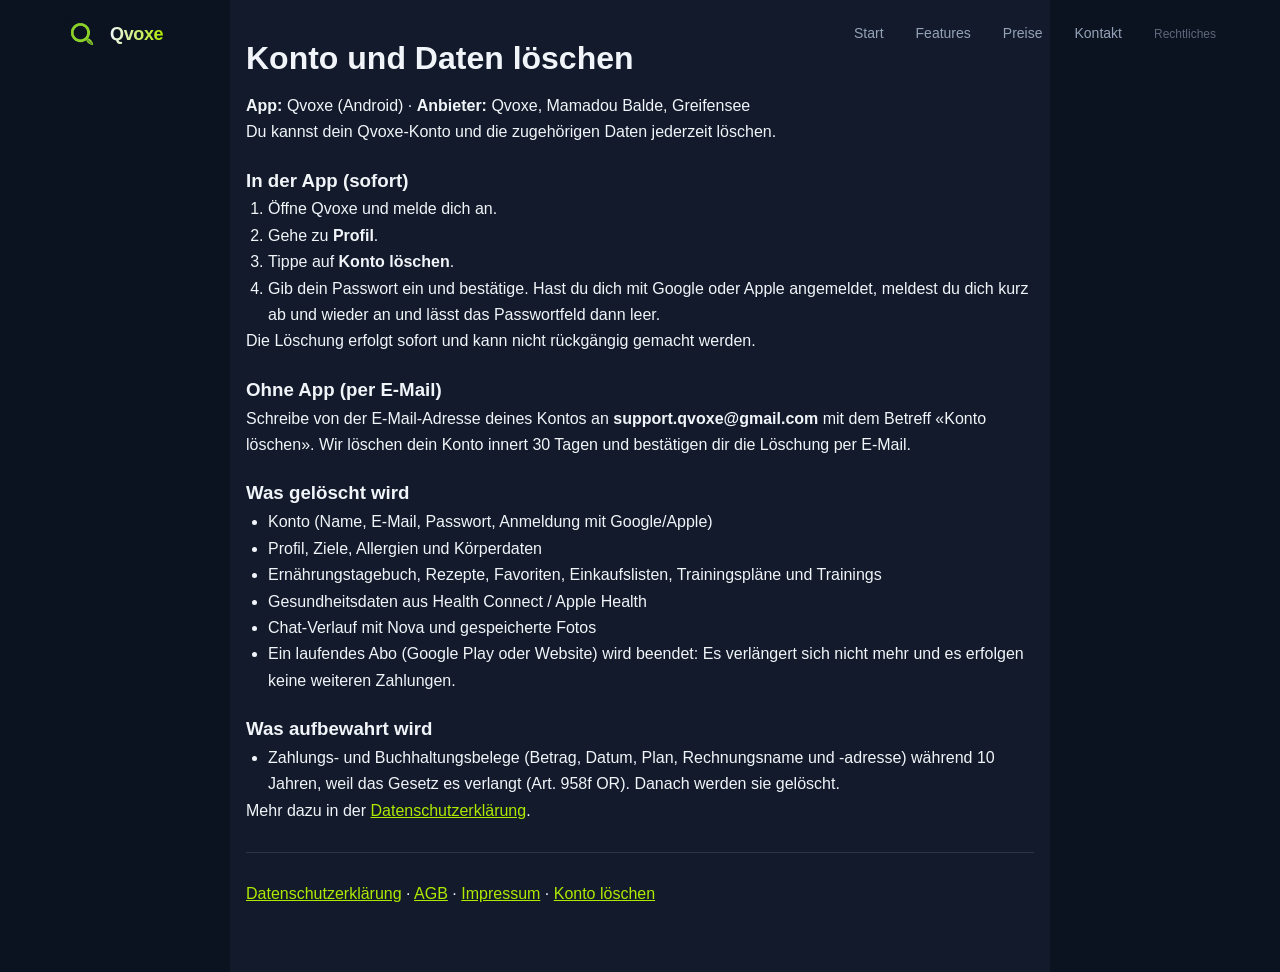
<file: konto-loeschen.html>
<!doctype html>
<html lang="de">
<head>
  <meta charset="utf-8" />
  <meta name="viewport" content="width=device-width,initial-scale=1" />
  <title>Qvoxe – Konto und Daten löschen</title>
  <meta name="description" content="Konto und Daten löschen von Qvoxe." />
  <link rel="icon" type="image/png" href="favicon.png" />
  <link rel="apple-touch-icon" href="qvox_logo.png" />
  <link rel="stylesheet" href="styles.css" />
  <link rel="stylesheet" href="styles-inline.css" />
  <style>
    .legal { max-width: 820px; margin: 0 auto; padding: 32px 16px 64px; line-height: 1.65; }
    .legal h1 { margin-bottom: 8px; }
    .legal h2 { margin-top: 32px; }
    .legal h3 { margin-top: 20px; }
    .legal ul, .legal ol { padding-left: 22px; }
    .legal hr { border: 0; border-top: 1px solid rgba(127,127,127,.25); margin: 28px 0; }
    .legal-table { overflow-x: auto; margin: 16px 0; }
    .legal table { border-collapse: collapse; width: 100%; font-size: 0.95em; }
    .legal th, .legal td { border: 1px solid rgba(127,127,127,.3); padding: 8px 10px; text-align: left; vertical-align: top; }
    .legal a { text-decoration: underline; }
  </style>
</head>
<body>
<header class="header" id="top">
  <div class="container header__inner">
    <a href="index.html" class="header__logo">
      <img src="qvox_logo.png" alt="Qvoxe" class="header__logo-img" />
      <span class="header__logo-text">Qvoxe</span>
    </a>
    <nav class="header__nav" id="mainNav">
      <a href="index.html">Start</a>
      <a href="features.html">Features</a>
      <a href="preise.html">Preise</a>
      <a href="kontakt.html">Kontakt</a>
      <a href="rechtliches.html" class="nav-legal">Rechtliches</a>
    </nav>
    <button class="header__burger" id="navToggle" aria-label="Menü öffnen">
      <span></span><span></span><span></span>
    </button>
  </div>
</header>
<main class="legal">
<h1>Konto und Daten löschen</h1>
<p><strong>App:</strong> Qvoxe (Android) · <strong>Anbieter:</strong> Qvoxe, Mamadou Balde, Greifensee</p>
<p>Du kannst dein Qvoxe-Konto und die zugehörigen Daten jederzeit löschen.</p>
<h3>In der App (sofort)</h3>
<ol><li>Öffne Qvoxe und melde dich an.</li><li>Gehe zu <strong>Profil</strong>.</li><li>Tippe auf <strong>Konto löschen</strong>.</li><li>Gib dein Passwort ein und bestätige. Hast du dich mit Google oder Apple angemeldet, meldest du dich kurz ab und wieder an und lässt das Passwortfeld dann leer.</li></ol>
<p>Die Löschung erfolgt sofort und kann nicht rückgängig gemacht werden.</p>
<h3>Ohne App (per E-Mail)</h3>
<p>Schreibe von der E-Mail-Adresse deines Kontos an <strong>support.qvoxe@gmail.com</strong> mit dem Betreff «Konto löschen». Wir löschen dein Konto innert 30 Tagen und bestätigen dir die Löschung per E-Mail.</p>
<h3>Was gelöscht wird</h3>
<ul><li>Konto (Name, E-Mail, Passwort, Anmeldung mit Google/Apple)</li><li>Profil, Ziele, Allergien und Körperdaten</li><li>Ernährungstagebuch, Rezepte, Favoriten, Einkaufslisten, Trainingspläne und Trainings</li><li>Gesundheitsdaten aus Health Connect / Apple Health</li><li>Chat-Verlauf mit Nova und gespeicherte Fotos</li><li>Ein laufendes Abo (Google Play oder Website) wird beendet: Es verlängert sich nicht mehr und es erfolgen keine weiteren Zahlungen.</li></ul>
<h3>Was aufbewahrt wird</h3>
<ul><li>Zahlungs- und Buchhaltungsbelege (Betrag, Datum, Plan, Rechnungsname und -adresse) während 10 Jahren, weil das Gesetz es verlangt (Art. 958f OR). Danach werden sie gelöscht.</li></ul>
<p>Mehr dazu in der <a href="datenschutz.html">Datenschutzerklärung</a>.</p>
<hr>
<p>
  <a href="datenschutz.html">Datenschutzerklärung</a> ·
  <a href="agb.html">AGB</a> ·
  <a href="impressum.html">Impressum</a> ·
  <a href="konto-loeschen.html">Konto löschen</a>
</p>
</main>
<script src="script.js"></script>
</body>
</html>
</file>
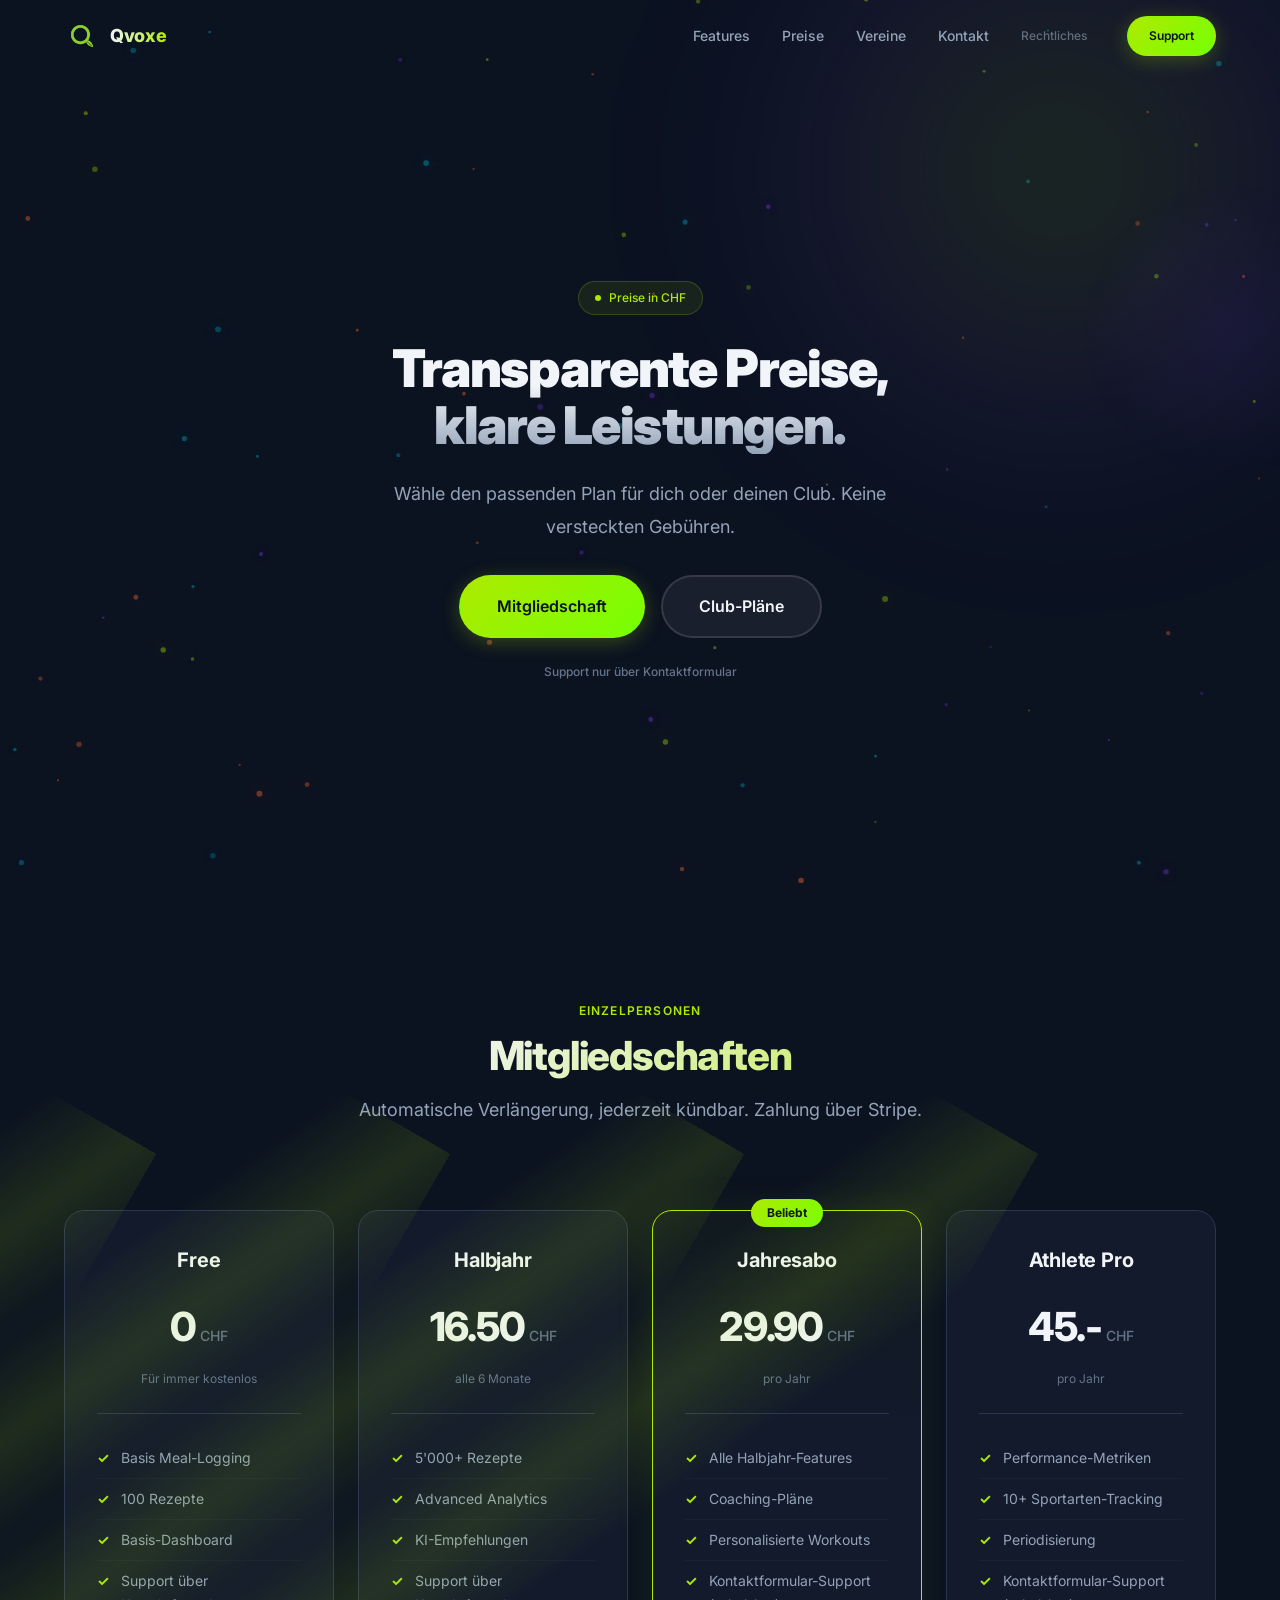
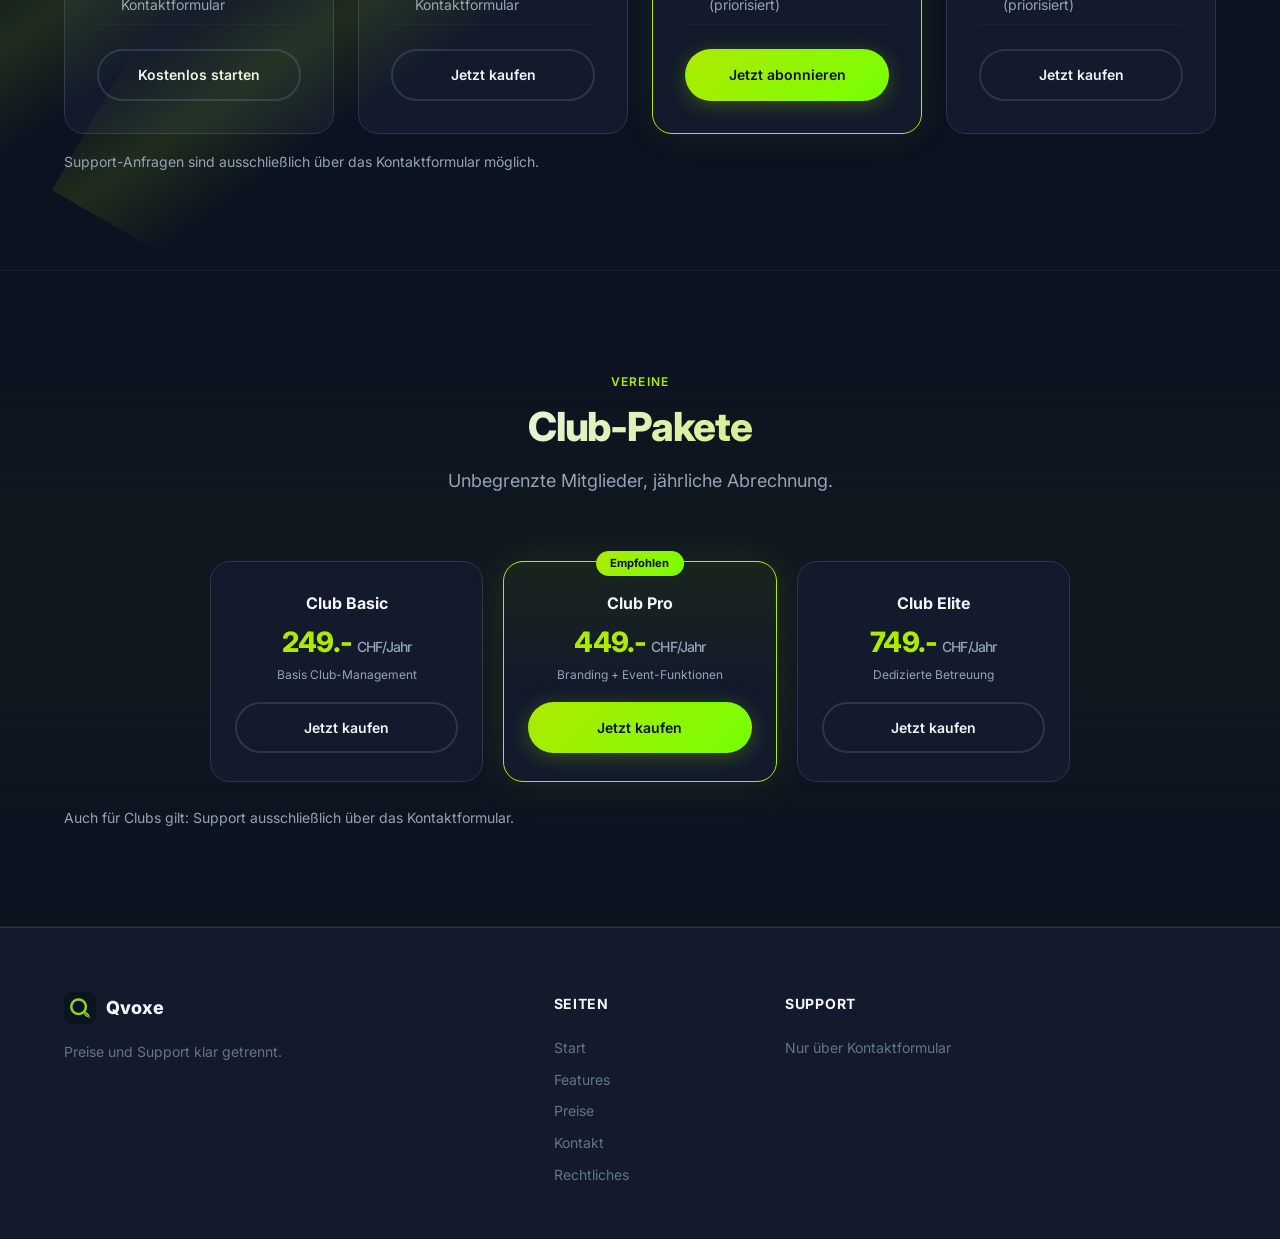
<file: preise.html>
<!doctype html>
<html lang="de">
<head>
  <meta charset="utf-8" />
  <meta name="viewport" content="width=device-width,initial-scale=1" />
  <title>Qvoxe Preise - Pläne für Einzelpersonen und Clubs</title>
  <meta name="description" content="Qvoxe Preisübersicht mit Free, Jahresplan, Athlete Pro und Club-Paketen. Transparente CHF-Preise und Stripe-Zahlung." />
  <link rel="canonical" href="https://qvoxe.github.io/Qvox/preise.html" />
  <link rel="icon" type="image/png" href="favicon.png" />
  <link rel="apple-touch-icon" href="qvox_logo.png" />
  <link rel="preconnect" href="https://fonts.googleapis.com" />
  <link rel="preconnect" href="https://fonts.gstatic.com" crossorigin />
  <link href="https://fonts.googleapis.com/css2?family=Inter:wght@400;500;600;700;800;900&display=swap" rel="stylesheet" />
  <link rel="stylesheet" href="styles.css" />
  <link rel="stylesheet" href="styles-inline.css" />
</head>
<body>
<header class="header" id="top">
  <div class="container header__inner">
    <a href="index.html" class="header__logo">
      <img src="qvox_logo.png" alt="Qvoxe" class="header__logo-img" />
      <span class="header__logo-text">Qvoxe</span>
    </a>
    <nav class="header__nav" id="mainNav">
      <a href="features.html">Features</a>
      <a href="preise.html">Preise</a>
      <a href="index.html#clubs">Vereine</a>
      <a href="kontakt.html">Kontakt</a>
      <a href="rechtliches.html" class="nav-legal">Rechtliches</a>
    </nav>
    <a href="kontakt.html#support-form" class="btn btn--sm btn--primary header__cta">Support</a>
    <button class="header__burger" id="navToggle" aria-label="Menü öffnen">
      <span></span><span></span><span></span>
    </button>
  </div>
</header>

<main>
<section class="hero">
  <div class="hero__bg-glow"></div>
  <div class="container hero__inner">
    <div class="hero__content">
      <span class="hero__badge"><span class="hero__badge-dot"></span>Preise in CHF</span>
      <h1 class="hero__title">Transparente Preise,<br>klare Leistungen.</h1>
      <p class="hero__sub">Wähle den passenden Plan für dich oder deinen Club. Keine versteckten Gebühren.</p>
      <div class="hero__actions">
        <a href="#membership" class="btn btn--primary btn--lg">Mitgliedschaft</a>
        <a href="#clubs" class="btn btn--ghost btn--lg">Club-Pläne</a>
      </div>
      <p class="hero__trust">Support nur über Kontaktformular</p>
    </div>
  </div>
</section>

<section id="membership" class="pricing section">
  <div class="container">
    <div class="section__head reveal">
      <span class="section__eyebrow">Einzelpersonen</span>
      <h2 class="section__title">Mitgliedschaften</h2>
      <p class="section__sub">Automatische Verlängerung, jederzeit kündbar. Zahlung über Stripe.</p>
    </div>

    <div class="pricing__grid">
      <div class="price-card reveal">
        <div class="price-card__head">
          <h3>Free</h3>
          <div class="price-card__price"><span class="price-card__amount">0</span><span class="price-card__currency">CHF</span></div>
          <p class="price-card__period">Für immer kostenlos</p>
        </div>
        <ul class="price-card__features">
          <li>Basis Meal-Logging</li>
          <li>100 Rezepte</li>
          <li>Basis-Dashboard</li>
          <li>Support über Kontaktformular</li>
        </ul>
        <a href="https://qvoxe.github.io/Qvox/app/" class="btn btn--outline btn--block">Kostenlos starten</a>
      </div>

      <div class="price-card reveal">
        <div class="price-card__head">
          <h3>Halbjahr</h3>
          <div class="price-card__price"><span class="price-card__amount">16.50</span><span class="price-card__currency">CHF</span></div>
          <p class="price-card__period">alle 6 Monate</p>
        </div>
        <ul class="price-card__features">
          <li>5'000+ Rezepte</li>
          <li>Advanced Analytics</li>
          <li>KI-Empfehlungen</li>
          <li>Support über Kontaktformular</li>
        </ul>
        <a href="https://buy.stripe.com/aFa7sE4rUcBccEdaPtfMA00" target="_blank" rel="noopener" class="btn btn--outline btn--block">Jetzt kaufen</a>
      </div>

      <div class="price-card price-card--featured reveal">
        <span class="price-card__badge">Beliebt</span>
        <div class="price-card__head">
          <h3>Jahresabo</h3>
          <div class="price-card__price"><span class="price-card__amount">29.90</span><span class="price-card__currency">CHF</span></div>
          <p class="price-card__period">pro Jahr</p>
        </div>
        <ul class="price-card__features">
          <li>Alle Halbjahr-Features</li>
          <li>Coaching-Pläne</li>
          <li>Personalisierte Workouts</li>
          <li>Kontaktformular-Support (priorisiert)</li>
        </ul>
        <a href="https://buy.stripe.com/9B63co9MeeJk33D4r5fMA06" target="_blank" rel="noopener" class="btn btn--primary btn--block">Jetzt abonnieren</a>
      </div>

      <div class="price-card reveal">
        <div class="price-card__head">
          <h3>Athlete Pro</h3>
          <div class="price-card__price"><span class="price-card__amount">45.-</span><span class="price-card__currency">CHF</span></div>
          <p class="price-card__period">pro Jahr</p>
        </div>
        <ul class="price-card__features">
          <li>Performance-Metriken</li>
          <li>10+ Sportarten-Tracking</li>
          <li>Periodisierung</li>
          <li>Kontaktformular-Support (priorisiert)</li>
        </ul>
        <a href="https://buy.stripe.com/aFafZagaC30C5bLcXBfMA03" target="_blank" rel="noopener" class="btn btn--outline btn--block">Jetzt kaufen</a>
      </div>
    </div>

    <p class="pricing__support-note reveal">Support-Anfragen sind ausschließlich über das Kontaktformular möglich.</p>
  </div>
</section>

<section id="clubs" class="clubs section">
  <div class="container">
    <div class="section__head reveal">
      <span class="section__eyebrow">Vereine</span>
      <h2 class="section__title">Club-Pakete</h2>
      <p class="section__sub">Unbegrenzte Mitglieder, jährliche Abrechnung.</p>
    </div>

    <div class="clubs__pricing-cards">
      <div class="clubs__plan">
        <div class="clubs__plan-name">Club Basic</div>
        <div class="clubs__plan-price">249.- <span>CHF/Jahr</span></div>
        <div class="clubs__plan-sub">Basis Club-Management</div>
        <a href="https://buy.stripe.com/fZuaEQ1fIat48nX4r5fMA04" target="_blank" rel="noopener" class="btn btn--outline">Jetzt kaufen</a>
      </div>
      <div class="clubs__plan clubs__plan--featured">
        <div class="clubs__plan-badge">Empfohlen</div>
        <div class="clubs__plan-name">Club Pro</div>
        <div class="clubs__plan-price">449.- <span>CHF/Jahr</span></div>
        <div class="clubs__plan-sub">Branding + Event-Funktionen</div>
        <a href="https://buy.stripe.com/cNi14g3nQcBceMl3n1fMA05" target="_blank" rel="noopener" class="btn btn--primary">Jetzt kaufen</a>
      </div>
      <div class="clubs__plan">
        <div class="clubs__plan-name">Club Elite</div>
        <div class="clubs__plan-price">749.- <span>CHF/Jahr</span></div>
        <div class="clubs__plan-sub">Dedizierte Betreuung</div>
        <a href="https://buy.stripe.com/4gMaEQ9Me44G6fPe1FfMA01" target="_blank" rel="noopener" class="btn btn--outline">Jetzt kaufen</a>
      </div>
    </div>
    <p class="pricing__support-note reveal">Auch für Clubs gilt: Support ausschließlich über das Kontaktformular.</p>
  </div>
</section>
</main>

<footer class="footer">
  <div class="container footer__inner">
    <div class="footer__brand">
      <a href="index.html" class="footer__logo">
        <img src="qvox_logo.png" alt="Qvoxe" class="footer__logo-img" />
        <span>Qvoxe</span>
      </a>
      <p class="footer__tagline">Preise und Support klar getrennt.</p>
    </div>
    <div class="footer__links">
      <div class="footer__col">
        <h4>Seiten</h4>
        <a href="index.html">Start</a>
        <a href="features.html">Features</a>
        <a href="preise.html">Preise</a>
        <a href="kontakt.html">Kontakt</a>
        <a href="rechtliches.html">Rechtliches</a>
      </div>
      <div class="footer__col">
        <h4>Support</h4>
        <a href="kontakt.html#support-form">Nur über Kontaktformular</a>
      </div>
    </div>
  </div>
</footer>

<script src="script.js"></script>
</body>
</html>
</file>
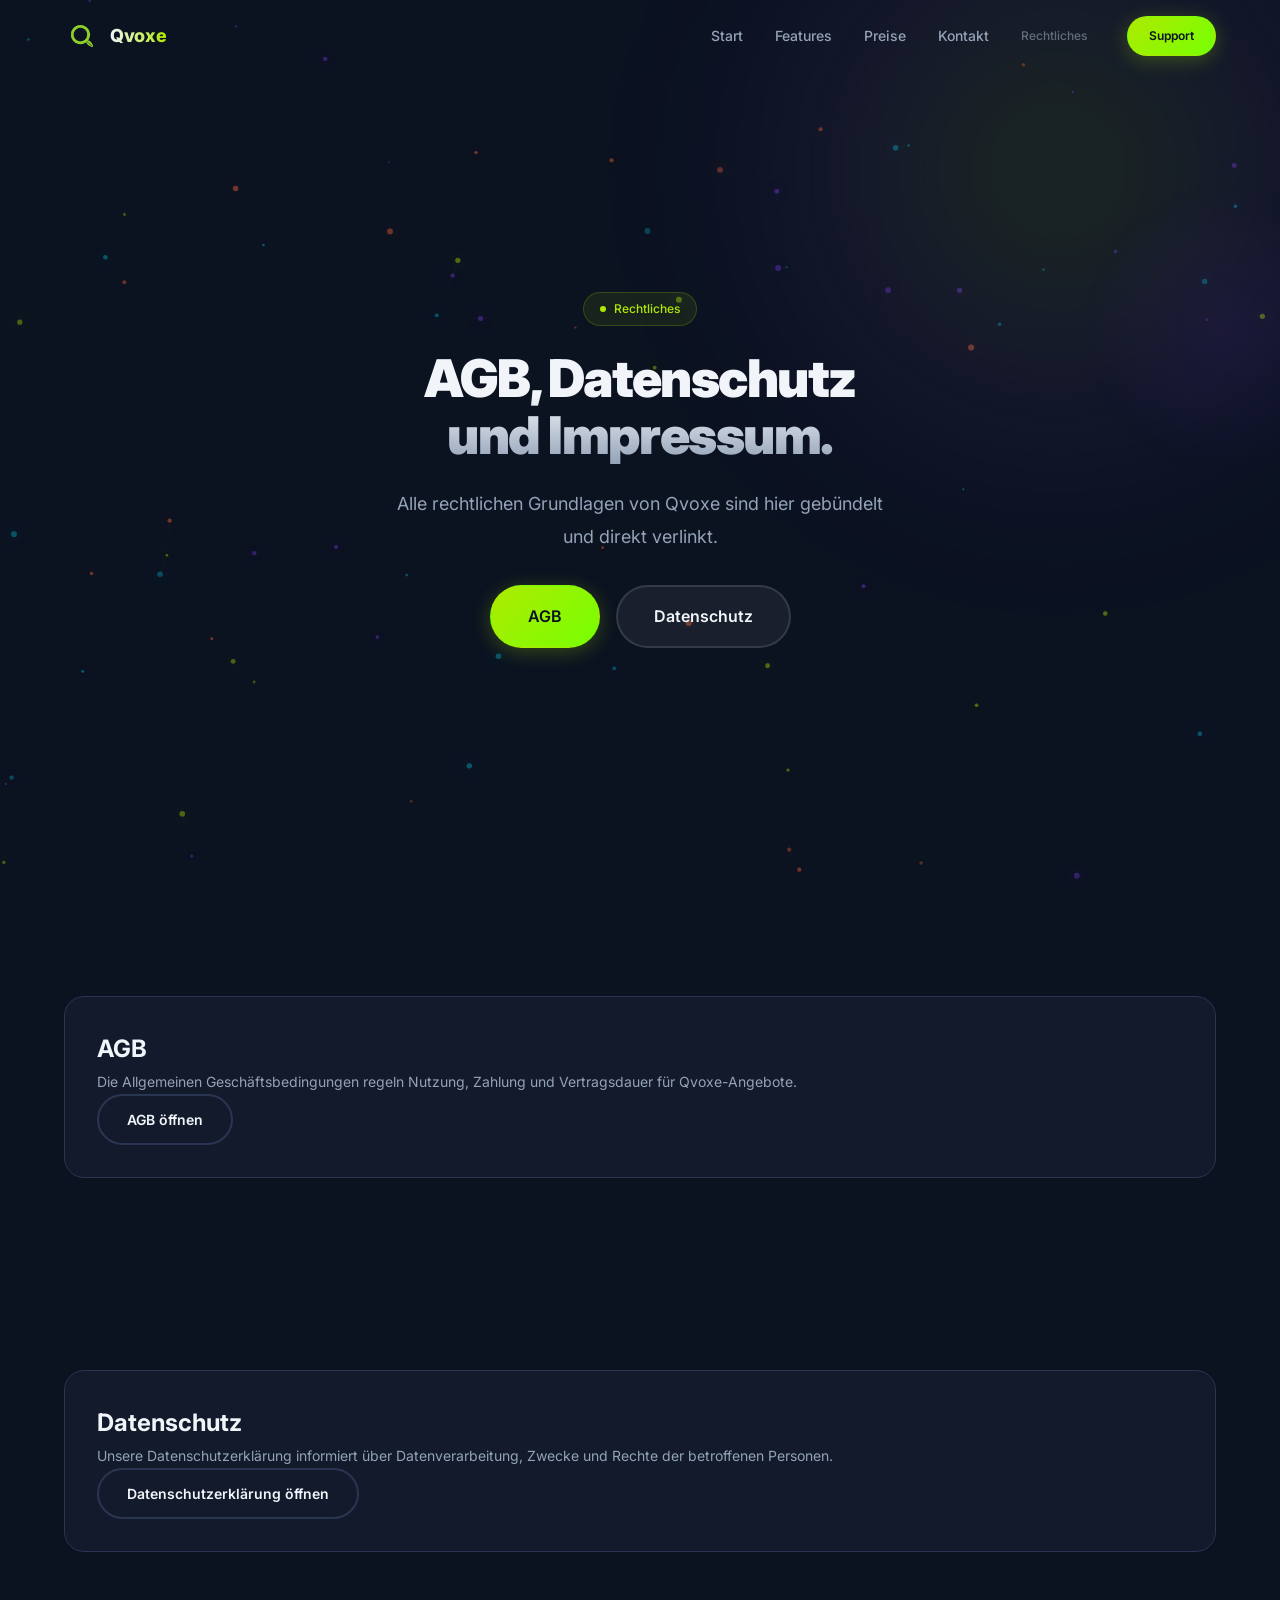
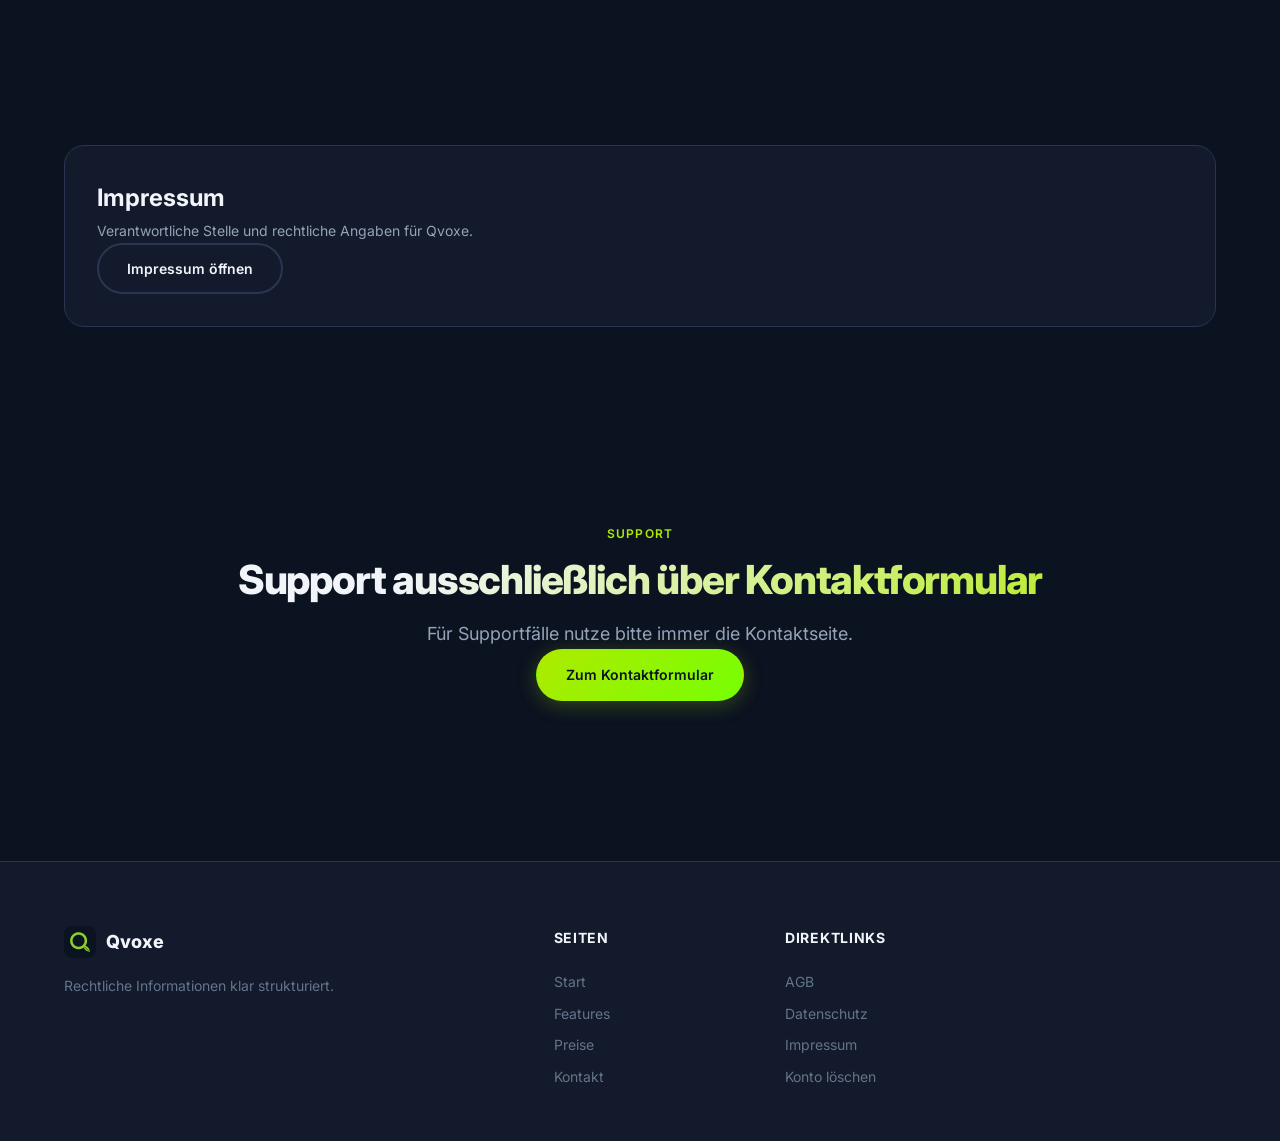
<file: rechtliches.html>
<!doctype html>
<html lang="de">
<head>
  <meta charset="utf-8" />
  <meta name="viewport" content="width=device-width,initial-scale=1" />
  <title>Qvoxe Rechtliches - AGB, Datenschutz, Impressum</title>
  <meta name="description" content="Rechtliche Informationen zu Qvoxe: AGB, Datenschutz und Impressum auf einer eigenen Seite." />
  <link rel="canonical" href="https://qvoxe.github.io/Qvox/rechtliches.html" />
  <link rel="icon" type="image/png" href="favicon.png" />
  <link rel="apple-touch-icon" href="qvox_logo.png" />
  <link rel="preconnect" href="https://fonts.googleapis.com" />
  <link rel="preconnect" href="https://fonts.gstatic.com" crossorigin />
  <link href="https://fonts.googleapis.com/css2?family=Inter:wght@400;500;600;700;800;900&display=swap" rel="stylesheet" />
  <link rel="stylesheet" href="styles.css" />
  <link rel="stylesheet" href="styles-inline.css" />
</head>
<body>
<header class="header" id="top">
  <div class="container header__inner">
    <a href="index.html" class="header__logo">
      <img src="qvox_logo.png" alt="Qvoxe" class="header__logo-img" />
      <span class="header__logo-text">Qvoxe</span>
    </a>
    <nav class="header__nav" id="mainNav">
      <a href="index.html">Start</a>
      <a href="features.html">Features</a>
      <a href="preise.html">Preise</a>
      <a href="kontakt.html">Kontakt</a>
      <a href="rechtliches.html" class="nav-legal">Rechtliches</a>
    </nav>
    <a href="kontakt.html#support-form" class="btn btn--sm btn--primary header__cta">Support</a>
    <button class="header__burger" id="navToggle" aria-label="Menü öffnen">
      <span></span><span></span><span></span>
    </button>
  </div>
</header>

<main>
<section class="hero">
  <div class="hero__bg-glow"></div>
  <div class="container hero__inner">
    <div class="hero__content">
      <span class="hero__badge"><span class="hero__badge-dot"></span>Rechtliches</span>
      <h1 class="hero__title">AGB, Datenschutz<br>und Impressum.</h1>
      <p class="hero__sub">Alle rechtlichen Grundlagen von Qvoxe sind hier gebündelt und direkt verlinkt.</p>
      <div class="hero__actions">
        <a href="#agb" class="btn btn--primary btn--lg">AGB</a>
        <a href="#datenschutz" class="btn btn--ghost btn--lg">Datenschutz</a>
      </div>
    </div>
  </div>
</section>

<section id="agb" class="section">
  <div class="container">
    <div class="feature-card reveal">
      <h2>AGB</h2>
      <p>Die Allgemeinen Geschäftsbedingungen regeln Nutzung, Zahlung und Vertragsdauer für Qvoxe-Angebote.</p>
      <a href="agb.html" class="btn btn--outline">AGB öffnen</a>
    </div>
  </div>
</section>

<section id="datenschutz" class="section">
  <div class="container">
    <div class="feature-card reveal">
      <h2>Datenschutz</h2>
      <p>Unsere Datenschutzerklärung informiert über Datenverarbeitung, Zwecke und Rechte der betroffenen Personen.</p>
      <a href="datenschutz.html" class="btn btn--outline">Datenschutzerklärung öffnen</a>
    </div>
  </div>
</section>

<section id="impressum" class="section">
  <div class="container">
    <div class="feature-card reveal">
      <h2>Impressum</h2>
      <p>Verantwortliche Stelle und rechtliche Angaben für Qvoxe.</p>
      <a href="impressum.html" class="btn btn--outline">Impressum öffnen</a>
    </div>
  </div>
</section>

<section class="contact section">
  <div class="container">
    <div class="section__head reveal">
      <span class="section__eyebrow">Support</span>
      <h2 class="section__title">Support ausschließlich über Kontaktformular</h2>
      <p class="section__sub">Für Supportfälle nutze bitte immer die Kontaktseite.</p>
      <a href="kontakt.html#support-form" class="btn btn--primary">Zum Kontaktformular</a>
    </div>
  </div>
</section>
</main>

<footer class="footer">
  <div class="container footer__inner">
    <div class="footer__brand">
      <a href="index.html" class="footer__logo">
        <img src="qvox_logo.png" alt="Qvoxe" class="footer__logo-img" />
        <span>Qvoxe</span>
      </a>
      <p class="footer__tagline">Rechtliche Informationen klar strukturiert.</p>
    </div>
    <div class="footer__links">
      <div class="footer__col">
        <h4>Seiten</h4>
        <a href="index.html">Start</a>
        <a href="features.html">Features</a>
        <a href="preise.html">Preise</a>
        <a href="kontakt.html">Kontakt</a>
      </div>
      <div class="footer__col">
        <h4>Direktlinks</h4>
        <a href="#agb">AGB</a>
        <a href="#datenschutz">Datenschutz</a>
        <a href="#impressum">Impressum</a>
        <a href="konto-loeschen.html">Konto löschen</a>
      </div>
    </div>
  </div>
</footer>

<script src="script.js"></script>
</body>
</html>
</file>
<file: styles.css>
﻿/* ═══════════════════════════════════════════════════
  Qvoxe — Professional Landing Page Styles
   Inspired by YAZIO.com clean modern aesthetic
   ═══════════════════════════════════════════════════ */

/* ── Reset & Custom Properties ── */
*,*::before,*::after{box-sizing:border-box;margin:0;padding:0}

:root{
  /* Brand palette (from app_theme.dart) */
  --bg:        #0B1220;
  --surface:   #121A2B;
  --surface2:  #17213A;
  --outline:   #2A3552;
  --lime:      #AEEA00;
  --lime2:     #76FF03;
  --violet:    #7C3AED;
  --violet2:   #A855F7;
  --cyan:      #06B6D4;
  --cyan2:     #22D3EE;
  --danger:    #EF4444;
  --text:      #F1F5F9;
  --text2:     #94A3B8;
  --text3:     #64748B;

  /* Typography */
  --font: 'Inter', -apple-system, BlinkMacSystemFont, 'Segoe UI', sans-serif;
  --fs-xs:   .75rem;
  --fs-sm:   .875rem;
  --fs-base: 1rem;
  --fs-lg:   1.125rem;
  --fs-xl:   1.25rem;
  --fs-2xl:  1.5rem;
  --fs-3xl:  2rem;
  --fs-4xl:  2.5rem;
  --fs-5xl:  3.25rem;
  --fs-6xl:  4rem;

  /* Spacing */
  --container: 1200px;
  --gap: 1.5rem;
  --section-y: 6rem;

  /* Misc */
  --radius:   12px;
  --radius-lg: 20px;
  --radius-xl: 28px;
  --shadow:   0 4px 24px rgba(0,0,0,.3);
  --shadow-lg: 0 8px 48px rgba(0,0,0,.4);
  --transition: .3s cubic-bezier(.4,0,.2,1);
}

html{
  scroll-behavior:smooth;
  -webkit-font-smoothing:antialiased;
  -moz-osx-font-smoothing:grayscale;
}

body{
  font-family:var(--font);
  font-size:var(--fs-base);
  line-height:1.7;
  color:var(--text);
  background:var(--bg);
  overflow-x:hidden;
}

img{max-width:100%;height:auto;display:block}
a{color:var(--lime);text-decoration:none;transition:color var(--transition)}
a:hover{color:var(--lime2)}

.container{
  max-width:var(--container);
  margin:0 auto;
  padding:0 1.5rem;
}

/* ── Scroll Reveal ── */
.reveal{
  opacity:0;
  transform:translateY(30px);
  transition:opacity .7s cubic-bezier(.4,0,.2,1), transform .7s cubic-bezier(.4,0,.2,1);
}
.reveal.visible{
  opacity:1;
  transform:translateY(0);
}
.reveal--delay{transition-delay:.2s}

/* ── BUTTONS ── */
.btn{
  display:inline-flex;
  align-items:center;
  justify-content:center;
  gap:.5rem;
  font-family:var(--font);
  font-weight:600;
  font-size:var(--fs-sm);
  border:2px solid transparent;
  border-radius:50px;
  padding:.75rem 1.75rem;
  cursor:pointer;
  transition:all var(--transition);
  text-decoration:none;
  white-space:nowrap;
}
.btn--primary{
  background:linear-gradient(135deg,var(--lime),var(--lime2));
  color:var(--bg);
  border-color:transparent;
  box-shadow:0 4px 20px rgba(174,234,0,.25);
}
.btn--primary:hover{
  transform:translateY(-2px);
  box-shadow:0 8px 32px rgba(174,234,0,.4);
  color:var(--bg);
}
.btn--outline{
  background:transparent;
  color:var(--text);
  border-color:var(--outline);
}
.btn--outline:hover{
  border-color:var(--lime);
  color:var(--lime);
  transform:translateY(-2px);
}
.btn--ghost{
  background:rgba(255,255,255,.06);
  color:var(--text);
  border-color:rgba(255,255,255,.12);
  backdrop-filter:blur(8px);
}
.btn--ghost:hover{
  background:rgba(255,255,255,.12);
  border-color:rgba(255,255,255,.2);
  transform:translateY(-2px);
  color:var(--text);
}
.btn--lg{padding:1rem 2.25rem;font-size:var(--fs-base)}
.btn--sm{padding:.5rem 1.25rem;font-size:var(--fs-xs)}
.btn--block{width:100%;text-align:center}

/* ── HEADER ── */
.header{
  position:fixed;
  top:0;left:0;right:0;
  z-index:1000;
  padding:1rem 0;
  transition:all var(--transition);
}
.header.scrolled{
  background:rgba(11,18,32,.92);
  backdrop-filter:blur(20px) saturate(1.8);
  border-bottom:1px solid rgba(255,255,255,.06);
  padding:.75rem 0;
}
.header__inner{
  display:flex;
  align-items:center;
  justify-content:space-between;
  gap:2rem;
}
.header__logo{
  display:flex;
  align-items:center;
  gap:.625rem;
  text-decoration:none;
  flex-shrink:0;
}
.header__logo-img{
  width:36px;
  height:36px;
  border-radius:8px;
}
.header__logo-text{
  font-weight:800;
  font-size:var(--fs-lg);
  color:var(--text);
  letter-spacing:-.02em;
}
.accent{
  background:linear-gradient(135deg,var(--lime),var(--lime2));
  -webkit-background-clip:text;
  -webkit-text-fill-color:transparent;
  background-clip:text;
}
.header__nav{
  display:flex;
  align-items:center;
  gap:2rem;
  margin-left:auto;
}
.header__nav a{
  color:var(--text2);
  font-size:var(--fs-sm);
  font-weight:500;
  transition:color var(--transition);
  text-decoration:none;
}
.header__nav a:hover{color:var(--text)}
.nav-legal{opacity:.6;font-size:var(--fs-xs) !important}
.header__cta{margin-left:.5rem}

.header__burger{
  display:none;
  flex-direction:column;
  gap:5px;
  background:none;
  border:none;
  cursor:pointer;
  padding:4px;
  margin-left:auto;
  -webkit-tap-highlight-color:transparent;
}
.header__burger span{
  display:block;
  width:22px;height:2px;
  background:var(--text);
  border-radius:2px;
  transition:transform .35s cubic-bezier(.4,.01,.165,.99),
             opacity  .25s cubic-bezier(.4,.01,.165,.99);
  will-change:transform,opacity;
  transform-origin:center center;
}

/* ── HERO ── */
.hero{
  position:relative;
  min-height:100vh;
  display:flex;
  align-items:center;
  padding:8rem 0 4rem;
  overflow:hidden;
}
.hero__bg-glow{
  position:absolute;
  top:-20%;right:-10%;
  width:700px;height:700px;
  border-radius:50%;
  background:radial-gradient(circle,rgba(174,234,0,.12) 0%,rgba(124,58,237,.08) 50%,transparent 70%);
  filter:blur(80px);
  pointer-events:none;
  animation:glowPulse 8s ease-in-out infinite;
}
@keyframes glowPulse{
  0%,100%{transform:scale(1);opacity:.8}
  50%{transform:scale(1.15);opacity:1}
}
.hero__inner{
  display:grid;
  grid-template-columns:1fr 1fr;
  gap:4rem;
  align-items:center;
}
.hero__badge{
  display:inline-flex;
  align-items:center;
  gap:.5rem;
  background:rgba(174,234,0,.08);
  border:1px solid rgba(174,234,0,.2);
  padding:.375rem 1rem;
  border-radius:50px;
  font-size:var(--fs-xs);
  font-weight:500;
  color:var(--lime);
  margin-bottom:1.5rem;
}
.hero__badge-dot{
  width:6px;height:6px;
  background:var(--lime);
  border-radius:50%;
  animation:dotPulse 2s ease-in-out infinite;
}
@keyframes dotPulse{
  0%,100%{opacity:1}
  50%{opacity:.3}
}
.hero__title{
  font-size:var(--fs-5xl);
  font-weight:900;
  line-height:1.1;
  letter-spacing:-.03em;
  margin-bottom:1.5rem;
  background:linear-gradient(180deg,var(--text) 40%,var(--text2) 100%);
  -webkit-background-clip:text;
  -webkit-text-fill-color:transparent;
  background-clip:text;
}
.hero__sub{
  font-size:var(--fs-lg);
  color:var(--text2);
  max-width:520px;
  margin-bottom:2rem;
  line-height:1.8;
}
.hero__actions{
  display:flex;
  gap:1rem;
  flex-wrap:wrap;
  margin-bottom:1.5rem;
}
.hero__trust{
  font-size:var(--fs-xs);
  color:var(--text3);
  font-weight:500;
}

/* Phone Mockup */
.hero__phone{
  width:300px;
  margin:0 auto;
  background:linear-gradient(145deg,#1a2236,#0f1729);
  border-radius:32px;
  padding:10px;
  border:1px solid rgba(255,255,255,.08);
  box-shadow:
    0 24px 80px rgba(0,0,0,.5),
    0 0 0 1px rgba(255,255,255,.04),
    0 0 100px rgba(174,234,0,.04),
    inset 0 1px 0 rgba(255,255,255,.06);
  animation:phoneFloat 6s ease-in-out infinite;
  position:relative;
}
.hero__phone::before{
  content:'';
  position:absolute;
  top:10px;left:50%;transform:translateX(-50%);
  width:80px;height:22px;
  background:#0B1220;
  border-radius:0 0 14px 14px;
  z-index:5;
}
@keyframes phoneFloat{
  0%,100%{transform:translateY(0)}
  50%{transform:translateY(-14px)}
}
.hero__phone-screen{
  background:var(--bg);
  border-radius:24px;
  padding:1.25rem 1rem .75rem;
  min-height:560px;
  display:flex;
  flex-direction:column;
  gap:.75rem;
  overflow:hidden;
  position:relative;
}

/* Status Bar */
.phone-statusbar{
  display:flex;
  justify-content:space-between;
  align-items:center;
  font-size:10px;
  color:var(--text2);
  font-weight:600;
  padding:0 .25rem;
  margin-bottom:.25rem;
}
.phone-statusbar__icons{display:flex;gap:.5rem;align-items:center;font-size:9px}
.phone-signal{letter-spacing:-2px;font-size:7px}
.phone-wifi{font-size:8px}
.phone-battery{font-weight:700}

/* App Header */
.phone-app-header{
  display:flex;
  align-items:center;
  gap:.5rem;
  padding:0 .125rem;
}
.hero__phone-logo{
  width:28px;height:28px;
  border-radius:8px;
  box-shadow:0 2px 8px rgba(0,0,0,.3);
}
.phone-app-title{
  font-size:12px;
  color:var(--text2);
  font-weight:500;
}
.phone-app-title strong{color:var(--lime);font-weight:700}

/* Calorie Ring */
.phone-ring-section{
  position:relative;
  display:flex;
  align-items:center;
  justify-content:center;
  padding:.5rem 0 .25rem;
}
.phone-ring{filter:drop-shadow(0 0 12px rgba(174,234,0,.25))}
.phone-ring__progress{
  animation:ringDraw 2s ease-out forwards;
  stroke-dashoffset:327;
}
@keyframes ringDraw{to{stroke-dashoffset:92}}
.phone-ring-text{
  position:absolute;
  display:flex;flex-direction:column;align-items:center;
}
.phone-ring-val{
  font-size:22px;font-weight:800;color:var(--lime);
  letter-spacing:-.02em;
  line-height:1;
}
.phone-ring-lbl{
  font-size:9px;color:var(--text3);
  text-transform:uppercase;
  letter-spacing:.08em;
  font-weight:600;
}

/* Macro Row */
.phone-macro-row{
  display:flex;
  gap:.375rem;
}
.phone-macro{
  flex:1;
  background:var(--surface2);
  border-radius:10px;
  padding:.5rem .375rem;
  text-align:center;
}
.phone-macro-bar{
  height:3px;
  background:rgba(255,255,255,.06);
  border-radius:2px;
  overflow:hidden;
  margin-bottom:.375rem;
}
.phone-macro-bar__fill{
  height:100%;
  border-radius:2px;
  animation:barGrow 1.8s ease-out forwards;
  transform-origin:left;
}
.phone-macro-bar__fill[data-color="lime"]{background:linear-gradient(90deg,var(--lime),var(--lime2))}
.phone-macro-bar__fill[data-color="cyan"]{background:linear-gradient(90deg,var(--cyan),var(--cyan2))}
.phone-macro-bar__fill[data-color="violet"]{background:linear-gradient(90deg,var(--violet),var(--violet2))}
@keyframes barGrow{
  from{transform:scaleX(0)}
  to{transform:scaleX(1)}
}
.phone-macro__val{
  display:block;
  font-weight:700;
  font-size:11px;
  color:var(--text);
  line-height:1;
}
.phone-macro__lbl{
  font-size:8px;
  color:var(--text3);
  text-transform:uppercase;
  letter-spacing:.04em;
}

/* ═══ WATER TRACKER ═══ */
.phone-water{
  background:linear-gradient(145deg,rgba(56,189,248,.06),rgba(14,165,233,.03));
  border:1px solid rgba(56,189,248,.12);
  border-radius:14px;
  padding:.75rem;
  position:relative;
  overflow:hidden;
}
.phone-water::after{
  content:'';
  position:absolute;
  bottom:-20px;left:0;right:0;
  height:40px;
  background:linear-gradient(0deg,rgba(56,189,248,.06),transparent);
  pointer-events:none;
}
.phone-water__header{
  display:flex;
  align-items:center;
  gap:.375rem;
  margin-bottom:.5rem;
}
.phone-water__icon{font-size:14px}
.phone-water__title{
  font-size:11px;
  font-weight:700;
  color:var(--text);
  flex:1;
}
.phone-water__goal{
  font-size:9px;
  color:rgba(56,189,248,.8);
  font-weight:600;
  background:rgba(56,189,248,.08);
  padding:2px 6px;
  border-radius:20px;
}
.phone-water__amount{
  display:flex;
  align-items:baseline;
  gap:.25rem;
  margin-bottom:.625rem;
}
.phone-water__current{
  font-size:26px;
  font-weight:800;
  color:#38BDF8;
  letter-spacing:-.02em;
  line-height:1;
  text-shadow:0 0 20px rgba(56,189,248,.3);
}
.phone-water__unit{
  font-size:10px;
  color:rgba(56,189,248,.6);
  font-weight:600;
  text-transform:uppercase;
  letter-spacing:.04em;
}

/* Water Glasses */
.phone-water__glasses{
  display:flex;
  gap:3px;
  flex-wrap:wrap;
  margin-bottom:.5rem;
}
.water-glass{
  width:24px;height:28px;
  cursor:pointer;
  transition:all .25s ease;
  position:relative;
}
.water-glass svg{width:100%;height:100%}
.water-glass.filled{
  animation:glassAppear .4s ease backwards;
}
.water-glass.filled:nth-child(1){animation-delay:.1s}
.water-glass.filled:nth-child(2){animation-delay:.15s}
.water-glass.filled:nth-child(3){animation-delay:.2s}
.water-glass.filled:nth-child(4){animation-delay:.25s}
.water-glass.filled:nth-child(5){animation-delay:.3s}
.water-glass.filled:nth-child(6){animation-delay:.35s}
.water-glass.filled:nth-child(7){animation-delay:.4s}
@keyframes glassAppear{
  0%{opacity:0;transform:translateY(4px) scale(.8)}
  100%{opacity:1;transform:translateY(0) scale(1)}
}
.water-glass:hover{
  transform:translateY(-2px) scale(1.1);
  filter:brightness(1.2);
}
.water-glass.add-btn{
  opacity:.7;
  animation:pulseAdd 2s ease-in-out infinite;
}
@keyframes pulseAdd{
  0%,100%{opacity:.7}
  50%{opacity:1}
}

/* Wave Progress */
.phone-water__wave{
  height:5px;
  background:rgba(56,189,248,.08);
  border-radius:10px;
  overflow:hidden;
  margin-bottom:.375rem;
  position:relative;
}
.wave-bar{
  height:100%;
  width:var(--pct);
  background:linear-gradient(90deg,#0EA5E9,#38BDF8,#7DD3FC);
  border-radius:10px;
  position:relative;
  animation:waveGrow 1.5s ease-out forwards;
  transform-origin:left;
}
@keyframes waveGrow{from{transform:scaleX(0)}to{transform:scaleX(1)}}
.wave-bar::after{
  content:'';
  position:absolute;
  right:0;top:-1px;bottom:-1px;
  width:12px;
  background:radial-gradient(ellipse at right,rgba(125,211,252,.6),transparent);
  border-radius:50%;
  animation:wavePulse 1.5s ease-in-out infinite;
}
@keyframes wavePulse{0%,100%{opacity:.4}50%{opacity:1}}

.phone-water__food{
  font-size:8px;
  color:var(--text3);
  font-weight:500;
  position:relative;
  z-index:1;
}

/* ═══ ACTIVITIES ═══ */
.phone-activity{
  display:flex;
  flex-direction:column;
  gap:.375rem;
}
.phone-activity__header{
  display:flex;
  justify-content:space-between;
  align-items:center;
  padding:0 .125rem;
}
.phone-activity__title{
  font-size:12px;
  font-weight:700;
  color:var(--text);
}
.phone-activity__more{
  font-size:9px;
  color:var(--lime);
  font-weight:600;
  cursor:pointer;
}
.phone-activity__card{
  background:var(--surface2);
  border:1px solid rgba(255,255,255,.04);
  border-radius:10px;
  padding:.5rem .625rem;
  transition:all .25s ease;
}
.phone-activity__card:hover{
  border-color:rgba(174,234,0,.12);
  background:rgba(23,33,58,.8);
}
.phone-activity__card--thermo{
  border-color:rgba(255,165,0,.15);
  background:linear-gradient(135deg,rgba(255,165,0,.04),rgba(239,68,68,.03));
}
.phone-activity__card--thermo:hover{
  border-color:rgba(255,165,0,.3);
}
.phone-activity__row{
  display:flex;
  align-items:center;
  gap:.5rem;
}
.phone-activity__emoji{
  font-size:16px;
  width:28px;height:28px;
  background:rgba(255,255,255,.04);
  border-radius:8px;
  display:flex;align-items:center;justify-content:center;
  flex-shrink:0;
}
.phone-activity__info{
  flex:1;
  min-width:0;
}
.phone-activity__info strong{
  display:block;
  font-size:10px;
  font-weight:700;
  color:var(--text);
  line-height:1.2;
}
.phone-activity__info span{
  font-size:9px;
  color:var(--text3);
  font-weight:500;
}
.phone-activity__ring-mini{
  position:relative;
  display:flex;align-items:center;justify-content:center;
  flex-shrink:0;
}
.phone-activity__ring-mini span{
  position:absolute;
  font-size:8px;
  font-weight:800;
  color:var(--lime);
}
.phone-activity__badge-new{
  font-size:8px;
  font-weight:800;
  color:#0B1220;
  background:linear-gradient(135deg,#FF6B35,#FFA726);
  padding:2px 6px;
  border-radius:4px;
  text-transform:uppercase;
  letter-spacing:.04em;
  flex-shrink:0;
  animation:newBadge 2s ease-in-out infinite;
}
@keyframes newBadge{
  0%,100%{box-shadow:0 0 6px rgba(255,107,53,.3)}
  50%{box-shadow:0 0 14px rgba(255,107,53,.5)}
}

/* Bottom Nav */
.phone-bottom-nav{
  display:flex;
  justify-content:space-around;
  align-items:center;
  padding:.5rem 0 .25rem;
  border-top:1px solid rgba(255,255,255,.04);
  margin-top:auto;
}
.phone-bnav{
  font-size:14px;opacity:.4;cursor:pointer;
  transition:all .2s ease;
  padding:.25rem;
}
.phone-bnav.active{opacity:1}
.phone-bnav--add{
  width:28px;height:28px;
  background:linear-gradient(135deg,var(--lime),var(--lime2));
  border-radius:50%;
  display:flex;align-items:center;justify-content:center;
  font-size:16px;font-weight:700;
  color:var(--bg);
  opacity:1;
  box-shadow:0 2px 10px rgba(174,234,0,.3);
}

/* ═══ APP STORE BADGES ═══ */
.hero__stores{
  display:flex;
  gap:.75rem;
  flex-wrap:wrap;
  margin-top:1rem;
}
.store-badge{
  display:inline-flex;
  align-items:center;
  gap:.5rem;
  background:rgba(255,255,255,.06);
  border:1px solid rgba(255,255,255,.12);
  border-radius:10px;
  padding:.5rem 1rem;
  color:var(--text);
  text-decoration:none;
  transition:all .25s ease;
  backdrop-filter:blur(8px);
}
.store-badge:hover{
  background:rgba(255,255,255,.1);
  border-color:rgba(255,255,255,.2);
  transform:translateY(-2px);
  color:var(--text);
  box-shadow:0 4px 16px rgba(0,0,0,.3);
}
.store-badge small{
  display:block;
  font-size:8px;
  color:var(--text3);
  font-weight:500;
  line-height:1;
}
.store-badge strong{
  display:block;
  font-size:13px;
  font-weight:700;
  line-height:1.2;
}
.store-badge--dark{
  background:var(--bg);
  border-color:var(--outline);
}
.cta-banner__buttons{margin-bottom:1.5rem}
.cta-banner__stores{
  display:flex;
  gap:.75rem;
  justify-content:center;
  flex-wrap:wrap;
}

/* ── STATS BAR ── */
.stats{
  background:var(--surface);
  border-top:1px solid var(--outline);
  border-bottom:1px solid var(--outline);
  padding:3rem 0;
}
.stats__inner{
  display:grid;
  grid-template-columns:repeat(4,1fr);
  gap:2rem;
  text-align:center;
}
.stat__num{
  font-size:var(--fs-4xl);
  font-weight:800;
  color:var(--lime);
  letter-spacing:-.02em;
}
.stat__plus{
  font-size:var(--fs-2xl);
  font-weight:700;
  color:var(--lime);
}
.stat__label{
  display:block;
  font-size:var(--fs-sm);
  color:var(--text2);
  margin-top:.25rem;
  font-weight:500;
}

/* ── SECTION DEFAULTS ── */
.section{padding:var(--section-y) 0}
.section__head{text-align:center;margin-bottom:4rem}
.section__eyebrow{
  display:inline-block;
  font-size:var(--fs-xs);
  font-weight:600;
  text-transform:uppercase;
  letter-spacing:.1em;
  color:var(--lime);
  margin-bottom:.75rem;
}
.section__title{
  font-size:var(--fs-4xl);
  font-weight:800;
  letter-spacing:-.03em;
  line-height:1.15;
  margin-bottom:1rem;
}
.section__sub{
  font-size:var(--fs-lg);
  color:var(--text2);
  max-width:600px;
  margin:0 auto;
}

/* ── FEATURES ── */
.features{background:var(--bg)}
.features__grid{
  display:grid;
  grid-template-columns:repeat(3,1fr);
  gap:1.5rem;
}
.feature-card{
  background:var(--surface);
  border:1px solid var(--outline);
  border-radius:var(--radius-lg);
  padding:2rem;
  transition:all var(--transition);
}
.feature-card:hover{
  transform:translateY(-4px);
  border-color:rgba(174,234,0,.2);
  box-shadow:0 12px 40px rgba(0,0,0,.3);
}
.feature-card__icon{
  width:52px;height:52px;
  border-radius:var(--radius);
  display:flex;align-items:center;justify-content:center;
  margin-bottom:1.25rem;
}
.feature-card__icon--lime{background:rgba(174,234,0,.1);color:var(--lime)}
.feature-card__icon--violet{background:rgba(124,58,237,.1);color:var(--violet2)}
.feature-card__icon--cyan{background:rgba(6,182,212,.1);color:var(--cyan2)}
.feature-card h3{
  font-size:var(--fs-xl);
  font-weight:700;
  margin-bottom:.75rem;
  letter-spacing:-.01em;
}
.feature-card p{
  color:var(--text2);
  font-size:var(--fs-sm);
  line-height:1.7;
}

/* ── HOW IT WORKS ── */
.how{background:var(--surface)}
.how__steps{
  display:flex;
  align-items:flex-start;
  justify-content:center;
  gap:0;
}
.how__step{
  text-align:center;
  flex:1;
  max-width:320px;
  padding:0 1.5rem;
}
.how__num{
  width:64px;height:64px;
  border-radius:50%;
  background:linear-gradient(135deg,var(--lime),var(--lime2));
  color:var(--bg);
  font-size:var(--fs-2xl);
  font-weight:800;
  display:flex;align-items:center;justify-content:center;
  margin:0 auto 1.25rem;
  box-shadow:0 4px 20px rgba(174,234,0,.25);
}
.how__step h3{
  font-size:var(--fs-xl);
  font-weight:700;
  margin-bottom:.75rem;
}
.how__step p{
  color:var(--text2);
  font-size:var(--fs-sm);
}
.how__connector{
  width:80px;
  height:2px;
  background:linear-gradient(90deg,var(--outline),var(--lime),var(--outline));
  margin-top:32px;
  flex-shrink:0;
}

/* ── PRICING ── */
.pricing{background:var(--bg)}
.pricing__toggle{
  display:flex;
  justify-content:center;
  gap:.5rem;
  margin-bottom:3rem;
  background:var(--surface);
  border-radius:50px;
  padding:.375rem;
  max-width:360px;
  margin-left:auto;
  margin-right:auto;
}
.pricing__tab{
  flex:1;
  padding:.625rem 1.25rem;
  border:none;
  border-radius:50px;
  background:transparent;
  color:var(--text2);
  font-family:var(--font);
  font-size:var(--fs-sm);
  font-weight:600;
  cursor:pointer;
  transition:all var(--transition);
}
.pricing__tab.active{
  background:linear-gradient(135deg,var(--lime),var(--lime2));
  color:var(--bg);
}
.pricing__panel{display:none}
.pricing__panel.active{display:block}

.pricing__grid{
  display:grid;
  grid-template-columns:repeat(4,1fr);
  gap:1.5rem;
  align-items:start;
}
.pricing__grid--3{
  grid-template-columns:repeat(3,1fr);
  max-width:960px;
  margin:0 auto;
}

.price-card{
  background:var(--surface);
  border:1px solid var(--outline);
  border-radius:var(--radius-lg);
  padding:2rem;
  position:relative;
  transition:all var(--transition);
  display:flex;
  flex-direction:column;
}
.price-card:hover{
  transform:translateY(-4px);
  box-shadow:0 12px 40px rgba(0,0,0,.3);
}
.price-card--featured{
  border-color:var(--lime);
  background:linear-gradient(180deg,rgba(174,234,0,.04) 0%,var(--surface) 40%);
  box-shadow:0 0 40px rgba(174,234,0,.08);
}
.price-card--featured:hover{
  box-shadow:0 0 60px rgba(174,234,0,.12),0 12px 40px rgba(0,0,0,.3);
}
.price-card__badge{
  position:absolute;
  top:-.75rem;
  left:50%;
  transform:translateX(-50%);
  background:linear-gradient(135deg,var(--lime),var(--lime2));
  color:var(--bg);
  font-size:var(--fs-xs);
  font-weight:700;
  padding:.25rem 1rem;
  border-radius:50px;
  white-space:nowrap;
}
.price-card__head{
  text-align:center;
  padding-bottom:1.5rem;
  border-bottom:1px solid var(--outline);
  margin-bottom:1.5rem;
}
.price-card__head h3{
  font-size:var(--fs-xl);
  font-weight:700;
  margin-bottom:1rem;
  letter-spacing:-.01em;
}
.price-card__price{
  display:flex;
  align-items:baseline;
  justify-content:center;
  gap:.25rem;
}
.price-card__amount{
  font-size:var(--fs-4xl);
  font-weight:800;
  letter-spacing:-.03em;
  color:var(--text);
}
.price-card__currency{
  font-size:var(--fs-sm);
  color:var(--text3);
  font-weight:500;
}
.price-card__period{
  font-size:var(--fs-xs);
  color:var(--text3);
  margin-top:.5rem;
}
.price-card__features{
  list-style:none;
  flex:1;
  margin-bottom:1.5rem;
}
.price-card__features li{
  padding:.5rem 0;
  padding-left:1.5rem;
  position:relative;
  font-size:var(--fs-sm);
  color:var(--text2);
  border-bottom:1px solid rgba(255,255,255,.03);
}
.price-card__features li::before{
  content:'✓';
  position:absolute;
  left:0;
  color:var(--lime);
  font-weight:700;
  font-size:var(--fs-sm);
}
.price-card__actions{
  display:flex;
  flex-direction:column;
  gap:.75rem;
  margin-top:auto;
}
.stripe-buy-embed{width:100%}
stripe-buy-button{display:block;width:100%}
.price-card__hint{
  font-size:var(--fs-xs);
  color:var(--text3);
  text-align:center;
}

/* ── COMPARISON TABLE ── */
.compare{
  margin-top:3rem;
  border:1px solid var(--outline);
  border-radius:var(--radius-lg);
  overflow:hidden;
}
.compare__toggle{
  display:flex;
  align-items:center;
  gap:.5rem;
  justify-content:center;
  padding:1rem;
  cursor:pointer;
  font-family:var(--font);
  font-size:var(--fs-sm);
  font-weight:600;
  color:var(--text2);
  background:var(--surface);
  transition:color var(--transition);
  list-style:none;
}
.compare__toggle:hover{color:var(--lime)}
.compare__toggle svg{transition:transform var(--transition)}
details[open] .compare__toggle svg{transform:rotate(180deg)}
.compare__body{overflow-x:auto;padding:1rem}
.compare__body table{
  width:100%;
  border-collapse:collapse;
  font-size:var(--fs-sm);
}
.compare__body th,.compare__body td{
  padding:.75rem 1rem;
  text-align:center;
  border-bottom:1px solid var(--outline);
  white-space:nowrap;
}
.compare__body th{
  background:var(--surface2);
  font-weight:600;
  color:var(--text);
  position:sticky;top:0;
}
.compare__body td:first-child{
  text-align:left;
  font-weight:500;
  color:var(--text);
}
.compare__body td{color:var(--text2)}
.compare__body tr:hover td{background:rgba(174,234,0,.03)}

/* ── TESTIMONIALS ── */
.testimonials{background:var(--surface)}
.testimonials__grid{
  display:grid;
  grid-template-columns:repeat(3,1fr);
  gap:1.5rem;
}
.testimonial{
  background:var(--bg);
  border:1px solid var(--outline);
  border-radius:var(--radius-lg);
  padding:2rem;
  transition:all var(--transition);
}
.testimonial:hover{
  border-color:rgba(174,234,0,.15);
  transform:translateY(-4px);
}
.testimonial__stars{
  color:#FFC800;
  font-size:var(--fs-lg);
  margin-bottom:1rem;
  letter-spacing:2px;
}
.testimonial p{
  color:var(--text2);
  font-size:var(--fs-sm);
  line-height:1.8;
  margin-bottom:1.25rem;
  font-style:italic;
}
.testimonial footer{
  display:flex;
  flex-direction:column;
  gap:.125rem;
}
.testimonial footer strong{
  color:var(--text);
  font-weight:600;
}
.testimonial footer span{
  font-size:var(--fs-xs);
  color:var(--text3);
}

/* ── FAQ ── */
.faq{background:var(--bg)}
.faq__list{
  max-width:720px;
  margin:0 auto;
}
.faq__item{
  border-bottom:1px solid var(--outline);
}
.faq__item summary{
  padding:1.25rem 0;
  font-size:var(--fs-lg);
  font-weight:600;
  color:var(--text);
  cursor:pointer;
  list-style:none;
  display:flex;
  align-items:center;
  justify-content:space-between;
  transition:color var(--transition);
}
.faq__item summary:hover{color:var(--lime)}
.faq__item summary::after{
  content:'+';
  font-size:var(--fs-2xl);
  color:var(--text3);
  font-weight:300;
  transition:transform var(--transition);
  flex-shrink:0;
  margin-left:1rem;
}
.faq__item[open] summary::after{
  content:'−';
  color:var(--lime);
}
.faq__item p{
  padding:0 0 1.25rem;
  color:var(--text2);
  font-size:var(--fs-sm);
  line-height:1.8;
}
.faq__item a{color:var(--lime)}

/* ── CTA BANNER ── */
.cta-banner{
  padding:var(--section-y) 0;
  background:linear-gradient(135deg,rgba(174,234,0,.06) 0%,rgba(124,58,237,.06) 50%,rgba(6,182,212,.06) 100%);
  border-top:1px solid var(--outline);
  border-bottom:1px solid var(--outline);
}
.cta-banner__inner{
  text-align:center;
  max-width:640px;
  margin:0 auto;
}
.cta-banner__inner h2{
  font-size:var(--fs-3xl);
  font-weight:800;
  line-height:1.2;
  margin-bottom:1rem;
}
.cta-banner__inner p{
  color:var(--text2);
  font-size:var(--fs-lg);
  margin-bottom:2rem;
}

/* ── CONTACT ── */
.contact{background:var(--bg)}
.contact__grid{
  display:grid;
  grid-template-columns:1fr 1fr;
  gap:3rem;
  align-items:start;
}
.contact__form{
  display:flex;
  flex-direction:column;
  gap:1.25rem;
}
.form-group label{
  display:block;
  font-size:var(--fs-sm);
  font-weight:600;
  color:var(--text2);
  margin-bottom:.5rem;
}
.form-group input,
.form-group textarea{
  width:100%;
  font-family:var(--font);
  font-size:var(--fs-base);
  padding:.875rem 1rem;
  background:var(--surface);
  border:1px solid var(--outline);
  border-radius:var(--radius);
  color:var(--text);
  transition:all var(--transition);
  outline:none;
}
.form-group input::placeholder,
.form-group textarea::placeholder{color:var(--text3)}
.form-group input:focus,
.form-group textarea:focus{
  border-color:var(--lime);
  box-shadow:0 0 0 3px rgba(174,234,0,.12);
}
.form-msg{
  font-size:var(--fs-sm);
  font-weight:500;
  min-height:1.25rem;
}
.form-msg.success{color:var(--lime)}
.form-msg.error{color:var(--danger)}
.contact__info{
  display:flex;
  flex-direction:column;
  gap:1.5rem;
}
.contact__info-card{
  background:var(--surface);
  border:1px solid var(--outline);
  border-radius:var(--radius-lg);
  padding:2rem;
}
.contact__info-card h3{
  font-size:var(--fs-xl);
  font-weight:700;
  margin-bottom:1rem;
}
.contact__info-card h4{
  font-size:var(--fs-base);
  font-weight:600;
  margin-bottom:.75rem;
  color:var(--lime);
}
.contact__info-card p{
  color:var(--text2);
  font-size:var(--fs-sm);
  line-height:1.8;
}

/* ── LEGAL ── */
.legal{background:var(--surface)}
.legal__tabs{
  display:flex;
  justify-content:center;
  gap:.5rem;
  margin-bottom:3rem;
  background:var(--bg);
  border-radius:50px;
  padding:.375rem;
  max-width:400px;
  margin-left:auto;
  margin-right:auto;
}
.legal__tab{
  flex:1;
  padding:.625rem 1rem;
  border:none;
  border-radius:50px;
  background:transparent;
  color:var(--text2);
  font-family:var(--font);
  font-size:var(--fs-sm);
  font-weight:600;
  cursor:pointer;
  transition:all var(--transition);
}
.legal__tab.active{
  background:var(--surface2);
  color:var(--text);
}
.legal__panel{display:none}
.legal__panel.active{display:block}
.legal__panel{
  max-width:800px;
  margin:0 auto;
}
.legal__panel h2{
  font-size:var(--fs-2xl);
  font-weight:700;
  margin-bottom:.5rem;
}
.legal__date{
  font-size:var(--fs-xs);
  color:var(--text3);
  margin-bottom:2rem;
}
.legal__panel h3{
  font-size:var(--fs-lg);
  font-weight:600;
  margin-top:2rem;
  margin-bottom:.75rem;
  color:var(--lime);
}
.legal__panel p{
  color:var(--text2);
  font-size:var(--fs-sm);
  line-height:1.8;
  margin-bottom:.75rem;
}
.legal__panel ul{
  margin:.5rem 0 1rem 1.25rem;
  color:var(--text2);
  font-size:var(--fs-sm);
  line-height:1.8;
}
.legal__panel li{margin-bottom:.25rem}
.legal__panel a{color:var(--lime)}
.legal-table{
  width:100%;
  border-collapse:collapse;
  margin:1rem 0;
  font-size:var(--fs-sm);
}
.legal-table td{
  padding:.75rem 1rem;
  border-bottom:1px solid var(--outline);
  color:var(--text2);
}
.legal-table td:first-child{
  font-weight:500;
  color:var(--text);
}

/* ── FOOTER ── */
.footer{
  background:var(--surface);
  border-top:1px solid var(--outline);
  padding:4rem 0 0;
}
.footer__inner{
  display:grid;
  grid-template-columns:2fr 3fr;
  gap:3rem;
  padding-bottom:3rem;
}
.footer__logo{
  display:flex;
  align-items:center;
  gap:.625rem;
  text-decoration:none;
  font-weight:800;
  font-size:var(--fs-lg);
  color:var(--text);
  margin-bottom:1rem;
}
.footer__logo-img{
  width:32px;height:32px;
  border-radius:8px;
}
.footer__tagline{
  color:var(--text3);
  font-size:var(--fs-sm);
  max-width:300px;
  line-height:1.7;
}
.footer__links{
  display:grid;
  grid-template-columns:repeat(3,1fr);
  gap:2rem;
}
.footer__col h4{
  font-size:var(--fs-sm);
  font-weight:700;
  color:var(--text);
  margin-bottom:1rem;
  text-transform:uppercase;
  letter-spacing:.05em;
}
.footer__col a{
  display:block;
  color:var(--text3);
  font-size:var(--fs-sm);
  padding:.25rem 0;
  transition:color var(--transition);
  text-decoration:none;
}
.footer__col a:hover{color:var(--lime)}
.footer__bottom{
  border-top:1px solid var(--outline);
  padding:1.5rem 0;
}
.footer__bottom p{
  font-size:var(--fs-xs);
  color:var(--text3);
  text-align:center;
}

/* ═══════════════════════════════════════════════════
   CHEFPILOT SECTION
   ═══════════════════════════════════════════════════ */
.chefpilot{background:var(--bg);position:relative;overflow:hidden}
.chefpilot::before{
  content:'';
  position:absolute;
  top:10%;left:-15%;
  width:600px;height:600px;
  border-radius:50%;
  background:radial-gradient(circle,rgba(255,107,53,.06),transparent 70%);
  filter:blur(80px);
  pointer-events:none;
}
.chefpilot__showcase{
  display:grid;
  grid-template-columns:1fr 1fr;
  gap:4rem;
  align-items:center;
}

/* ChefPilot Features */
.chefpilot__features{display:flex;flex-direction:column;gap:1.5rem}
.cp-feature{
  display:flex;
  gap:1rem;
  align-items:flex-start;
  padding:1.25rem;
  background:var(--surface);
  border:1px solid var(--outline);
  border-radius:var(--radius-lg);
  transition:all var(--transition);
}
.cp-feature:hover{
  border-color:rgba(255,165,0,.2);
  transform:translateX(4px);
  box-shadow:0 8px 32px rgba(0,0,0,.2);
}
.cp-feature__icon{
  font-size:28px;
  width:48px;height:48px;
  background:rgba(255,165,0,.08);
  border-radius:12px;
  display:flex;align-items:center;justify-content:center;
  flex-shrink:0;
}
.cp-feature h4{
  font-size:var(--fs-base);
  font-weight:700;
  margin-bottom:.375rem;
  color:var(--text);
}
.cp-feature p{
  font-size:var(--fs-sm);
  color:var(--text2);
  line-height:1.6;
}

/* ChefPilot Phone Mockup */
.hero__phone--cp{
  width:270px;
}
.hero__phone--cp .hero__phone-screen{
  min-height:480px;
  padding:1rem;
}
.cp-screen{
  display:flex;
  flex-direction:column;
  gap:.75rem;
  width:100%;
}
.cp-screen__header{
  display:flex;
  align-items:center;
  justify-content:space-between;
  padding-top:.5rem;
}
.cp-screen__back{
  font-size:14px;
  color:var(--text2);
  cursor:pointer;
}
.cp-screen__title{
  font-size:13px;
  font-weight:700;
  color:var(--text);
}
.cp-screen__step{
  font-size:9px;
  font-weight:600;
  color:#FF6B35;
  background:rgba(255,107,53,.1);
  padding:2px 8px;
  border-radius:20px;
}
.cp-screen__recipe{
  font-size:15px;
  font-weight:800;
  color:var(--text);
  text-align:center;
  line-height:1.2;
}

/* ChefPilot Pot Visual */
.cp-screen__visual{
  display:flex;
  justify-content:center;
  align-items:center;
  padding:1rem 0;
}
.cp-pot{position:relative;width:100px;height:80px}
.cp-pot__body{
  position:absolute;
  bottom:0;left:50%;transform:translateX(-50%);
  width:86px;height:60px;
  background:linear-gradient(180deg,#3a3f4a,#2a2f3a);
  border-radius:8px 8px 20px 20px;
  border:2px solid #4a4f5a;
  overflow:hidden;
  box-shadow:0 6px 20px rgba(0,0,0,.4);
}
.cp-pot__liquid{
  position:absolute;
  bottom:0;left:0;right:0;
  height:55%;
  background:linear-gradient(0deg,rgba(255,107,53,.3),rgba(255,165,0,.15));
  animation:potBubble 3s ease-in-out infinite;
}
@keyframes potBubble{
  0%,100%{height:55%}
  50%{height:60%}
}
.cp-pot__blade{
  position:absolute;
  bottom:8px;left:50%;transform:translateX(-50%);
  width:20px;height:20px;
  border:2px solid rgba(255,255,255,.15);
  border-radius:50%;
  animation:bladeSpin 1s linear infinite;
}
@keyframes bladeSpin{to{transform:translateX(-50%) rotate(360deg)}}
.cp-pot__steam{
  position:absolute;
  width:6px;
  border-radius:3px;
  background:rgba(255,255,255,.08);
  animation:steamRise 2s ease-out infinite;
}
.steam-1{left:20%;height:16px;top:-14px;animation-delay:0s}
.steam-2{left:50%;height:20px;top:-18px;animation-delay:.5s}
.steam-3{left:72%;height:14px;top:-12px;animation-delay:1s}
@keyframes steamRise{
  0%{opacity:0;transform:translateY(0) scaleY(.5)}
  30%{opacity:.6}
  100%{opacity:0;transform:translateY(-18px) scaleY(1.2)}
}

/* ChefPilot Params */
.cp-screen__params{
  display:grid;
  grid-template-columns:repeat(4,1fr);
  gap:.375rem;
}
.cp-param{
  text-align:center;
  background:var(--surface2);
  border-radius:8px;
  padding:.5rem .25rem;
}
.cp-param__val{
  display:block;
  font-size:12px;
  font-weight:800;
  color:var(--text);
  line-height:1.2;
}
.cp-param__lbl{
  font-size:8px;
  color:var(--text3);
  text-transform:uppercase;
  letter-spacing:.04em;
}

/* ChefPilot Progress */
.cp-screen__progress{margin:.25rem 0}
.cp-progress-bar{
  height:4px;
  background:var(--surface2);
  border-radius:4px;
  overflow:hidden;
}
.cp-progress-bar__fill{
  height:100%;
  background:linear-gradient(90deg,#FF6B35,#FFA726);
  border-radius:4px;
  animation:barGrow 2s ease-out forwards;
  transform-origin:left;
}

.cp-screen__instruction{
  font-size:10px;
  color:var(--text2);
  line-height:1.5;
  text-align:center;
  padding:0 .25rem;
}

/* ═══ NUTRI-SPARK MASCOT ═══ */
.cp-screen__mascot{
  display:flex;
  align-items:center;
  gap:.5rem;
  background:linear-gradient(135deg,rgba(6,182,212,.06),rgba(174,234,0,.04));
  border:1px solid rgba(6,182,212,.12);
  border-radius:10px;
  padding:.5rem .75rem;
}
.nutri-spark{
  width:32px;height:32px;
  position:relative;
  flex-shrink:0;
  animation:sparkHover 3s ease-in-out infinite;
}
@keyframes sparkHover{
  0%,100%{transform:translateY(0)}
  50%{transform:translateY(-3px)}
}
.spark-body{
  width:24px;height:24px;
  margin:4px auto 0;
  background:linear-gradient(135deg,var(--cyan),var(--lime));
  border-radius:50% 50% 50% 50% / 60% 60% 40% 40%;
  box-shadow:0 0 12px rgba(6,182,212,.4),0 0 24px rgba(174,234,0,.2);
  position:relative;
}
.spark-eye{
  position:absolute;
  width:4px;height:5px;
  background:#fff;
  border-radius:50%;
  top:9px;
}
.spark-eye--l{left:8px}
.spark-eye--r{left:16px}
.spark-glow{
  position:absolute;
  top:50%;left:50%;
  transform:translate(-50%,-50%);
  width:40px;height:40px;
  border-radius:50%;
  background:radial-gradient(circle,rgba(6,182,212,.15),transparent 70%);
  animation:sparkGlow 2s ease-in-out infinite;
}
@keyframes sparkGlow{
  0%,100%{transform:translate(-50%,-50%) scale(1);opacity:.6}
  50%{transform:translate(-50%,-50%) scale(1.3);opacity:1}
}
.cp-screen__mascot-text{
  font-size:10px;
  font-weight:600;
  color:var(--cyan2);
  line-height:1.3;
}

/* ═══════════════════════════════════════════════════
   ULTRA-PREMIUM ANIMATIONS (v2)
   ═══════════════════════════════════════════════════ */

/* ── Enhanced Reveal Variants ── */
.reveal--left{
  opacity:0;
  transform:translateX(-60px);
}
.reveal--left.visible{
  opacity:1;
  transform:translateX(0);
}
.reveal--right{
  opacity:0;
  transform:translateX(60px);
}
.reveal--right.visible{
  opacity:1;
  transform:translateX(0);
}
.reveal--scale{
  opacity:0;
  transform:scale(.85);
}
.reveal--scale.visible{
  opacity:1;
  transform:scale(1);
}
.reveal--rotate{
  opacity:0;
  transform:translateY(30px) rotate(-3deg);
}
.reveal--rotate.visible{
  opacity:1;
  transform:translateY(0) rotate(0);
}

/* ── Panel Slide-Up ── */
@keyframes fadeSlideUp{
  from{opacity:0;transform:translateY(24px)}
  to{opacity:1;transform:translateY(0)}
}

/* ── How-Steps Number Pop ── */
@keyframes numPop{
  0%{transform:scale(0);opacity:0}
  60%{transform:scale(1.3);opacity:1}
  80%{transform:scale(.9)}
  100%{transform:scale(1)}
}
.how__num{
  transform:scale(0);
  opacity:0;
}

/* ── Title Animate ── */
.title-animate{
  animation:titleSlideIn .9s cubic-bezier(.16,1,.3,1) forwards;
}
@keyframes titleSlideIn{
  0%{opacity:0;transform:translateY(40px) scale(.96);filter:blur(8px)}
  100%{opacity:1;transform:translateY(0) scale(1);filter:blur(0)}
}

/* ── Feature Cards Glow Border on Hover ── */
.feature-card{
  position:relative;
  overflow:hidden;
  transition:all .4s cubic-bezier(.4,0,.2,1);
  will-change:transform;
}
.feature-card::before{
  content:'';
  position:absolute;
  inset:-2px;
  border-radius:inherit;
  background:conic-gradient(transparent,var(--lime),transparent,var(--violet),transparent);
  opacity:0;
  transition:opacity .5s ease;
  z-index:-1;
  animation:borderRotate 4s linear infinite;
}
.feature-card:hover::before{
  opacity:.3;
}
@keyframes borderRotate{
  to{transform:rotate(360deg)}
}

/* ── Feature Card Icon Pulse ── */
.feature-card:hover .feature-card__icon{
  animation:iconPulse .5s ease;
}
@keyframes iconPulse{
  0%{transform:scale(1)}
  50%{transform:scale(1.2) rotate(5deg)}
  100%{transform:scale(1)}
}

/* ── Price Card Shine Sweep ── */
.price-card{
  position:relative;
  overflow:hidden;
  transition:all .4s cubic-bezier(.4,0,.2,1);
  will-change:transform;
}
.price-card::after{
  content:'';
  position:absolute;
  top:-50%;left:-50%;
  width:200%;height:200%;
  background:linear-gradient(
    115deg,
    transparent 40%,
    rgba(174,234,0,.06) 45%,
    rgba(174,234,0,.12) 50%,
    rgba(174,234,0,.06) 55%,
    transparent 60%
  );
  transform:translateX(-100%) rotate(30deg);
  transition:none;
  pointer-events:none;
  z-index:1;
}
.price-card:hover::after{
  animation:shineSweep .8s ease forwards;
}
.price-card:hover{
  transform:translateY(-8px) scale(1.01);
  box-shadow:0 20px 60px rgba(0,0,0,.4), 0 0 30px rgba(174,234,0,.06);
}
@keyframes shineSweep{
  to{transform:translateX(100%) rotate(30deg)}
}

/* ── Price Card Popular Glow ── */
.price-card--popular{
  overflow:hidden;
}
.price-card--popular::before{
  content:'';
  position:absolute;
  top:-2px;left:-2px;right:-2px;bottom:-2px;
  border-radius:inherit;
  background:conic-gradient(
    var(--lime),var(--cyan),var(--violet),var(--lime)
  );
  z-index:-1;
  opacity:.5;
  animation:borderRotate 3s linear infinite;
}

/* ── Stats Glow Number ── */
.stat__num{
  text-shadow:0 0 20px rgba(174,234,0,.2);
  transition:text-shadow .3s ease;
}
.stat:hover .stat__num{
  text-shadow:0 0 30px rgba(174,234,0,.4), 0 0 60px rgba(174,234,0,.15);
}

/* ── Testimonial Card Hover ── */
.testimonial{
  transition:all .4s cubic-bezier(.4,0,.2,1);
}
.testimonial:hover{
  transform:translateY(-4px);
  box-shadow:0 16px 48px rgba(0,0,0,.35), 0 0 20px rgba(174,234,0,.04);
}

/* ── Section Title Gradient Text ── */
.section__title{
  background:linear-gradient(135deg, var(--text) 30%, var(--lime) 100%);
  -webkit-background-clip:text;
  -webkit-text-fill-color:transparent;
  background-clip:text;
}

/* ── ChefPilot Feature Hover ── */
.cp-feature{
  transition:all .35s cubic-bezier(.4,0,.2,1);
  will-change:transform;
  position:relative;
}
.cp-feature:hover{
  transform:translateX(8px);
  box-shadow:0 8px 32px rgba(0,0,0,.3), -4px 0 12px rgba(255,107,53,.08);
}
.cp-feature:hover .cp-feature__ico{
  transform:scale(1.15) rotate(-5deg);
  box-shadow:0 0 20px rgba(255,107,53,.2);
}

/* ── CTA Banner Pulse Background ── */
.cta-banner{
  position:relative;
  overflow:hidden;
}
.cta-banner::before{
  content:'';
  position:absolute;
  top:50%;left:50%;
  width:800px;height:800px;
  transform:translate(-50%,-50%);
  background:radial-gradient(circle, rgba(174,234,0,.06) 0%, transparent 60%);
  animation:ctaPulse 4s ease-in-out infinite;
  pointer-events:none;
}
@keyframes ctaPulse{
  0%,100%{transform:translate(-50%,-50%) scale(1);opacity:.5}
  50%{transform:translate(-50%,-50%) scale(1.3);opacity:.8}
}

/* ── Button Ripple Effect ── */
.btn--primary{
  position:relative;
  overflow:hidden;
}
.btn--primary::after{
  content:'';
  position:absolute;
  top:50%;left:50%;
  width:0;height:0;
  border-radius:50%;
  background:rgba(255,255,255,.3);
  transform:translate(-50%,-50%);
  transition:width .5s ease, height .5s ease, opacity .5s ease;
  opacity:0;
}
.btn--primary:active::after{
  width:300px;height:300px;
  opacity:0;
  transition:0s;
}

/* ── Hero Badge Entrance ── */
.hero__badge{
  animation:badgeIn .6s .2s cubic-bezier(.34,1.56,.64,1) both;
}
@keyframes badgeIn{
  from{opacity:0;transform:translateY(-20px) scale(.8)}
  to{opacity:1;transform:translateY(0) scale(1)}
}

/* ── Hero Sub Entrance ── */
.hero__sub{
  animation:subIn .7s .4s ease both;
}
@keyframes subIn{
  from{opacity:0;transform:translateY(20px)}
  to{opacity:1;transform:translateY(0)}
}

/* ── Hero Actions Stagger ── */
.hero__actions{
  animation:actionsIn .7s .6s ease both;
}
@keyframes actionsIn{
  from{opacity:0;transform:translateY(16px)}
  to{opacity:1;transform:translateY(0)}
}

/* ── Store Badges Stagger ── */
.hero__stores{
  animation:storesIn .7s .8s ease both;
}
@keyframes storesIn{
  from{opacity:0;transform:translateY(16px)}
  to{opacity:1;transform:translateY(0)}
}

/* ── FAQ Accordion Style ── */
.faq__q{
  transition:all .3s ease;
}
.faq__q:hover{
  background:rgba(174,234,0,.03);
  border-color:rgba(174,234,0,.15);
}
.faq__icon{
  transition:transform .4s cubic-bezier(.34,1.56,.64,1);
}
.faq__q.open .faq__icon{
  transform:rotate(45deg);
}

/* ── Scroll Progress Bar Glow ── */
.scroll-progress{
  box-shadow:0 0 10px rgba(174,234,0,.3), 0 0 20px rgba(124,58,237,.2);
}

/* ── Floating Decoration Orbs ── */
.hero::after{
  content:'';
  position:absolute;
  width:300px;height:300px;
  border-radius:50%;
  background:radial-gradient(circle, rgba(124,58,237,.08) 0%, transparent 70%);
  top:20%;right:-100px;
  animation:orbFloat 8s ease-in-out infinite;
  pointer-events:none;
  z-index:0;
}
@keyframes orbFloat{
  0%,100%{transform:translate(0,0) scale(1)}
  33%{transform:translate(-30px,30px) scale(1.1)}
  66%{transform:translate(20px,-20px) scale(.95)}
}

/* ── Contact Form Input Focus ── */
.form-group input:focus,
.form-group textarea:focus,
.form-group select:focus{
  box-shadow:0 0 0 3px rgba(174,234,0,.15), 0 4px 16px rgba(0,0,0,.2);
  border-color:var(--lime);
  transform:translateY(-1px);
}

/* ── Footer Link Hover ── */
.footer__links a{
  transition:all .25s ease;
  position:relative;
}
.footer__links a::after{
  content:'';
  position:absolute;
  bottom:-2px;left:0;
  width:0;height:1px;
  background:var(--lime);
  transition:width .3s ease;
}
.footer__links a:hover::after{
  width:100%;
}

/* ── Comparison Table Row Hover ── */
.comparison tr{
  transition:background .25s ease;
}
.comparison tbody tr:hover{
  background:rgba(174,234,0,.03);
}

/* ── Smooth Loading ── */
@keyframes pageIn{
  from{opacity:0}
  to{opacity:1}
}
body{
  animation:pageIn .6s ease;
}

/* ── Gradient Shimmer on Logo ── */
.header__logo-text{
  background:linear-gradient(90deg, var(--text), var(--lime), var(--text));
  background-size:200% auto;
  -webkit-background-clip:text;
  -webkit-text-fill-color:transparent;
  background-clip:text;
  animation:shimmer 6s ease-in-out infinite;
}
@keyframes shimmer{
  0%,100%{background-position:0% center}
  50%{background-position:200% center}
}

/* ═══════════════════════════════════════════════════
   RESPONSIVE
   ═══════════════════════════════════════════════════ */

@media(max-width:1024px){
  :root{--fs-5xl:2.5rem;--fs-4xl:2rem;--fs-3xl:1.75rem;--section-y:4rem}
  .hero__inner{grid-template-columns:1fr;text-align:center}
  .hero__sub{margin-left:auto;margin-right:auto}
  .hero__actions{justify-content:center}
  .hero__stores{justify-content:center}
  .hero__visual{order:-1}
  .hero__phone{width:260px}
  .features__grid{grid-template-columns:repeat(2,1fr)}
  .pricing__grid{grid-template-columns:repeat(2,1fr)}
  .pricing__grid--3{grid-template-columns:repeat(2,1fr);max-width:100%}
  .testimonials__grid{grid-template-columns:1fr}
  .contact__grid{grid-template-columns:1fr}
  .footer__inner{grid-template-columns:1fr}
  .footer__links{grid-template-columns:repeat(4,1fr)}
  .chefpilot__showcase{grid-template-columns:1fr;gap:2rem}
  .chefpilot__phone{order:-1;display:flex;justify-content:center}
  
  /* Showcase: smaller phones at 1024px */
  .phone-slide{width:220px}
  .phones-track{gap:1rem}
}

/* ── CALCULATOR & TOOLS ── */
.tools{background:linear-gradient(to bottom,var(--surface),var(--surface2))}

.tools__grid{
  display:grid;
  grid-template-columns:repeat(auto-fit,minmax(280px,1fr));
  gap:2rem;
  margin-top:2rem
}

.tool-card{
  background:var(--surface2);
  border:1px solid var(--outline);
  border-radius:var(--radius-lg);
  padding:1.5rem;
  transition:all var(--transition);
  cursor:default
}

.tool-card:hover{
  border-color:var(--lime);
  box-shadow:0 0 30px rgba(174,234,0,.15)
}

.tool-card__title{
  font-size:var(--fs-lg);
  margin-bottom:1rem;
  color:var(--text);
  font-weight:600
}

.tool-card__form{
  display:flex;
  flex-direction:column;
  gap:0.75rem;
  margin-bottom:1rem
}

.tool-input-group{
  display:flex;
  flex-direction:column;
  gap:0.3rem
}

.tool-input-group label{
  font-size:var(--fs-sm);
  color:var(--text2);
  font-weight:500
}

.tool-input-group input,
.tool-input-group select{
  background:var(--bg);
  border:1px solid var(--outline);
  border-radius:var(--radius);
  padding:0.6rem 0.8rem;
  color:var(--text);
  font-family:var(--font);
  font-size:var(--fs-sm);
  transition:border-color var(--transition)
}

.tool-input-group input:focus,
.tool-input-group select:focus{
  outline:none;
  border-color:var(--lime)
}

.calc-btn{margin-top:0.5rem}

.tool-result{
  background:linear-gradient(135deg,rgba(174,234,0,.1),rgba(118,255,3,.05));
  border-left:3px solid var(--lime);
  padding:1rem;
  border-radius:var(--radius);
  animation:slideInUp .3s ease-out
}

.result-value{
  font-size:var(--fs-2xl);
  font-weight:700;
  color:var(--lime);
  margin-bottom:0.25rem
}

.result-num{font-size:var(--fs-3xl);font-weight:800}

.result-label{
  font-size:var(--fs-sm);
  color:var(--text2);
  margin-bottom:0.5rem
}

.result-category{
  font-size:var(--fs-sm);
  color:var(--lime);
  font-weight:600
}

.result-info{
  margin-top:0.75rem;
  padding-top:0.75rem;
  border-top:1px solid var(--outline);
  color:var(--text2);
  font-size:var(--fs-xs)
}

/* ── NUTRITION TABLE ── */
.table-section{background:var(--surface)}

.table-wrapper{
  overflow-x:auto;
  border-radius:var(--radius-lg);
  border:1px solid var(--outline);
  margin-top:2rem
}

.nutrition-table{
  width:100%;
  border-collapse:collapse;
  background:var(--surface2)
}

.nutrition-table th{
  background:linear-gradient(to right,var(--outline),var(--outline) 50%, transparent);
  color:var(--text);
  font-weight:600;
  padding:1rem;
  text-align:left;
  font-size:var(--fs-sm);
  position:sticky;
  top:0
}

.nutrition-table td{
  padding:0.8rem 1rem;
  border-bottom:1px solid var(--outline);
  font-size:var(--fs-sm);
  color:var(--text)
}

.nutrition-table tr:hover{
  background:rgba(174,234,0,.05)
}

.nutrition-table tr:last-child td{
  border-bottom:none
}

.nutrition-table tbody tr[style*="background"]{ background:var(--bg)!important}
.nutrition-table tbody tr[style*="background"] td{color:var(--lime);font-weight:600}

/* ── PERMISSIONS MODAL ── */
.modal{
  display:flex;
  position:fixed;
  top:0;
  left:0;
  width:100%;
  height:100%;
  z-index:9999;
  align-items:center;
  justify-content:center;
  background:rgba(0,0,0,.6);
  backdrop-filter:blur(4px);
  animation:fadeIn .2s ease-out
}

.modal__overlay{
  position:absolute;
  top:0;
  left:0;
  width:100%;
  height:100%;
  cursor:pointer
}

.modal__content{
  position:relative;
  background:var(--surface2);
  border:1px solid var(--outline);
  border-radius:var(--radius-xl);
  padding:2rem;
  max-width:500px;
  max-height:85vh;
  overflow-y:auto;
  z-index:10;
  animation:slideInUp .3s cubic-bezier(.34,1.56,.64,1)
}

.modal__close{
  position:absolute;
  top:1rem;
  right:1rem;
  background:transparent;
  border:none;
  color:var(--text2);
  font-size:1.5rem;
  cursor:pointer;
  transition:color var(--transition)
}

.modal__close:hover{color:var(--text)}

.modal__content h2{
  margin-bottom:0.5rem;
  color:var(--lime)
}

.permissions__list{
  display:flex;
  flex-direction:column;
  gap:1rem
}

.permission-item{
  display:flex;
  align-items:flex-start;
  gap:1rem;
  padding:1rem;
  background:var(--bg);
  border-radius:var(--radius);
  border:1px solid var(--outline);
  cursor:pointer;
  transition:all var(--transition)
}

.permission-item:hover{
  border-color:var(--lime);
  background:rgba(174,234,0,.05)
}

.perm-check{
  margin-top:0.2rem;
  cursor:pointer;
  accent-color:var(--lime)
}

.permission-item label{
  cursor:pointer;
  flex:1
}

.permission-item strong{
  display:block;
  color:var(--text);
  margin-bottom:0.25rem
}

/* ── ANIMATIONS ── */
@keyframes slideInUp{
  from{transform:translateY(20px);opacity:0}
  to{transform:translateY(0);opacity:1}
}

@keyframes fadeIn{
  from{opacity:0}
  to{opacity:1}
}

@keyframes numPop{
  0%{transform:scale(.8);opacity:0}
  50%{transform:scale(1.1)}
  100%{transform:scale(1);opacity:1}
}

/* ── MEDIA QUERIES ── */

@media(max-width:768px){
  :root{--fs-5xl:2rem;--fs-4xl:1.75rem;--fs-3xl:1.5rem;--section-y:3rem}
  .header__nav{
    position:fixed;
    top:0;left:0;right:0;bottom:0;
    background:rgba(11,18,32,.97);
    backdrop-filter:blur(20px);
    -webkit-backdrop-filter:blur(20px);
    flex-direction:column;
    align-items:center;
    justify-content:center;
    gap:2rem;
    z-index:999;
    opacity:0;
    visibility:hidden;
    pointer-events:none;
    transition:opacity .4s cubic-bezier(.4,.01,.165,.99),
               visibility .4s cubic-bezier(.4,.01,.165,.99);
    will-change:opacity;
    transform:translateZ(0);
  }
  .header__nav.open{
    opacity:1;
    visibility:visible;
    pointer-events:auto;
  }
  .header__nav a{
    font-size:var(--fs-xl);
    opacity:0;
    transform:translate3d(0,20px,0);
    transition:opacity .35s cubic-bezier(.4,.01,.165,.99),
               transform .35s cubic-bezier(.4,.01,.165,.99),
               color .2s ease;
    will-change:opacity,transform;
  }
  .header__nav.open a{
    opacity:1;
    transform:translate3d(0,0,0);
  }
  .header__nav.open a:nth-child(1){transition-delay:.05s}
  .header__nav.open a:nth-child(2){transition-delay:.1s}
  .header__nav.open a:nth-child(3){transition-delay:.15s}
  .header__nav.open a:nth-child(4){transition-delay:.2s}
  .header__nav.open a:nth-child(5){transition-delay:.25s}
  .header__nav.open a:nth-child(6){transition-delay:.3s}
  .header__cta{display:none}
  .header__burger{display:flex;z-index:1001;margin-left:auto}
  /* Burger → X animation – GPU-accelerated */
  .header__burger.active span:nth-child(1){transform:translateY(7px) rotate(45deg)}
  .header__burger.active span:nth-child(2){opacity:0;transform:scaleX(0)}
  .header__burger.active span:nth-child(3){transform:translateY(-7px) rotate(-45deg)}
  /* Body scroll lock */
  body.nav-open{overflow:hidden;position:fixed;width:100%;top:var(--scroll-top,0)}
  
  .stats__inner{grid-template-columns:repeat(2,1fr);gap:1.5rem}
  .features__grid{grid-template-columns:1fr}
  .how__steps{flex-direction:column;align-items:center}
  .how__connector{width:2px;height:40px;margin:0}
  .pricing__grid{grid-template-columns:1fr;max-width:400px;margin:0 auto}
  .pricing__grid--3{grid-template-columns:1fr;max-width:400px}
  .footer__links{grid-template-columns:repeat(2,1fr);gap:1.5rem}

  .hero{min-height:auto;padding:7rem 0 3rem}
  .hero__phone{width:240px}
  .hero__phone--cp{width:240px}
  .chefpilot__showcase{gap:1.5rem}
}

@media(max-width:480px){
  :root{--fs-5xl:1.75rem;--fs-4xl:1.5rem}
  .container{padding:0 1rem}
  .hero__badge{font-size:calc(var(--fs-xs) - 1px)}
  .stats__inner{grid-template-columns:repeat(2,1fr)}
  .stat__num{font-size:var(--fs-3xl)}
  .hero__phone{width:220px}
  .hero__phone--cp{width:220px}
  .hero__stores{flex-direction:column;align-items:center}
  .cta-banner__stores{flex-direction:column;align-items:center}
  .footer__links{grid-template-columns:1fr}
}
/* ═════════════════════════════════════════════════════════════
   3-PHONE CAROUSEL SHOWCASE
   ═════════════════════════════════════════════════════════════ */
.showcase{background:linear-gradient(135deg,#0B1220 0%,#121A2B 50%,#0B1220 100%);padding:var(--section-y) 0;position:relative;overflow:hidden}
.showcase .section__sub{font-size:var(--fs-sm);color:var(--text2);margin-top:0.5rem}

.phones-carousel{position:relative;width:100%;height:fit-content;user-select:none}

/* Desktop: 3 phones side-by-side */
.phones-track{display:flex;gap:2rem;justify-content:center;align-items:flex-start;position:relative;will-change:transform;transition:transform .6s cubic-bezier(.4,0,.2,1)}
.phones-track.dragging{transition:none}

.phone-slide{flex:0 0 auto;width:280px;display:flex;flex-direction:column;align-items:center;justify-content:center;transition:transform .4s ease,opacity .4s ease}
.phone-slide:hover{transform:translateY(-8px)}
.phone-label{font-size:var(--fs-sm);font-weight:600;color:var(--lime);margin-top:1.5rem;text-align:center}

/* Hide dots on desktop */
.phones-dots{display:none;justify-content:center;gap:0.5rem;margin-top:2rem}
.dot{width:12px;height:12px;border-radius:50%;border:2px solid var(--outline);background:transparent;cursor:pointer;transition:.3s;padding:0;font-size:0}
.dot.active{background:var(--lime);border-color:var(--lime);box-shadow:0 0 12px rgba(174,234,0,.4)}
.dot:not(.active):hover{border-color:var(--lime2)}

/* Hide swipe hint on desktop */
.swipe-hint{display:none;text-align:center;margin-top:2rem;font-size:var(--fs-sm);color:var(--text2);animation:fadeInUp .8s .4s both}

/* Showcase phones: no floating animation, staggered entrance */
.showcase .hero__phone{animation:none}
.phone-slide:nth-child(1){animation:phoneReveal .6s .1s ease both}
.phone-slide:nth-child(2){animation:phoneReveal .6s .3s ease both}
.phone-slide:nth-child(3){animation:phoneReveal .6s .5s ease both}
@keyframes phoneReveal{from{opacity:0;transform:translateY(30px)}to{opacity:1;transform:translateY(0)}}

/* Phone Screen Styling */
.hero__phone-screen{display:flex;flex-direction:column;font-family:var(--font);font-size:var(--fs-xs);overflow:hidden;height:100%}

/* Showcase phone screens: consistent height */
.showcase .hero__phone-screen{min-height:480px}

.phone-statusbar{display:flex;justify-content:space-between;align-items:center;padding:0.5rem 1rem;background:linear-gradient(to right,#0a0e14,#0f1318);color:var(--text);font-weight:600;font-size:0.7rem;border-bottom:1px solid var(--outline)}
.phone-statusbar__icons{display:flex;gap:0.5rem;font-size:0.65rem;align-items:center}
.phone-signal{letter-spacing:0px}
.phone-wifi{opacity:.8}
.phone-battery{opacity:.9}

.phone-app-header{display:flex;align-items:center;justify-content:center;gap:0.4rem;padding:0.8rem 1rem;background:linear-gradient(to bottom,#0f1520,#121a2b);border-bottom:1px solid var(--outline);font-weight:600;font-size:var(--fs-sm)}
.hero__phone-logo{width:20px;height:20px;object-fit:contain}
.phone-app-title{color:var(--text);font-size:0.75rem}
.phone-app-title strong{font-weight:700;color:var(--lime)}

.phone-ring-section{display:flex;flex-direction:column;align-items:center;justify-content:center;flex:1;gap:1rem;padding:2rem 1.5rem}
.phone-ring{filter:drop-shadow(0 0 8px rgba(174,234,0,.1))}
.phone-ring__progress{animation:rotateRing 3s linear infinite}
@keyframes rotateRing{from{transform:rotate(0deg)}to{transform:rotate(360deg)}}

.phone-ring-text{text-align:center}
.phone-ring-val{display:block;font-size:1.2rem;font-weight:700;color:var(--lime)}
.phone-ring-lbl{display:block;font-size:0.65rem;color:var(--text2);margin-top:0.2rem}

.phone-macro-row{display:grid;grid-template-columns:repeat(3,1fr);gap:0.6rem;padding:0 1rem 1rem;border-bottom:1px solid var(--outline)}
.phone-macro{flex:1;min-width:0}
.phone-macro-bar{height:20px;background:var(--surface);border-radius:4px;overflow:hidden;margin-bottom:0.3rem}
.phone-macro-bar__fill{height:100%;border-radius:4px}
.phone-macro--p .phone-macro-bar__fill{background:linear-gradient(to right,#FF6B6B,#FF8E72)}
.phone-macro--c .phone-macro-bar__fill{background:linear-gradient(to right,#AEEA00,#76FF03)}
.phone-macro--f .phone-macro-bar__fill{background:linear-gradient(to right,#06B6D4,#22D3EE)}
.phone-macro__val{display:block;font-weight:700;font-size:0.7rem;color:var(--text);margin-bottom:0.2rem}
.phone-macro__lbl{display:block;font-size:0.65rem;color:var(--text2)}

.phone-bottom-nav{display:flex;justify-content:space-around;align-items:center;padding:0.8rem 0;border-top:1px solid var(--outline);font-size:1.2rem;background:linear-gradient(to top,#0a0e14,#0f1318)}
.phone-bnav{cursor:pointer;transition:.2s;opacity:.5;padding:0.4rem}
.phone-bnav.active{opacity:1;color:var(--lime)}
.phone-bnav--add{opacity:1;background:var(--lime);color:var(--bg);border-radius:6px;font-weight:700}

/* Mobile Collapse */
@media(max-width:1200px){
  .phone-slide{width:240px}
  .phones-track{gap:1.5rem}
  .hero__phone{width:240px}
}

@media(max-width:768px){
  /* On mobile: carousel mode with swipe */
  .phones-carousel{height:auto;overflow:hidden}
  .phones-track{overflow-x:auto;overflow-y:hidden;scroll-snap-type:x mandatory;-webkit-overflow-scrolling:touch;justify-content:flex-start;gap:1rem;padding:0 calc(50% - 140px)}
  .phone-slide{flex:0 0 280px;width:280px;scroll-snap-align:center}
  .phone-slide:hover{transform:none}
  .hero__phone{width:100%;max-width:280px;margin:0 auto}
  .phones-dots{display:flex}
  .swipe-hint{display:block}
  .phone-label{order:-1;margin-bottom:1rem;margin-top:0}
}

@media(max-width:480px){
  .hero__phone{width:100%;max-width:240px}
  .phone-ring-section{padding:1.5rem 1rem}
  .phones-dots{gap:0.4rem;margin-top:1.5rem}
  .dot{width:10px;height:10px}
  .phones-track{padding:0 calc(50% - 120px)}
  .phone-slide{flex:0 0 240px;width:240px}
}

/* Hide scrollbar on phones track */
.phones-track::-webkit-scrollbar{display:none}
.phones-track{-ms-overflow-style:none;scrollbar-width:none}

/* ═════════════════════════════════════════════════════════════
   COOKIE CONSENT BANNER (DSGVO)
   ═════════════════════════════════════════════════════════════ */
.cookie-consent{position:fixed;bottom:0;left:0;right:0;z-index:10000;background:var(--surface);border-top:1px solid var(--outline);box-shadow:0 -4px 24px rgba(0,0,0,.5);animation:slideUpConsent .4s ease-out}
.cookie-consent__inner{max-width:var(--container);margin:0 auto;padding:1.5rem 2rem;display:flex;align-items:center;gap:2rem;flex-wrap:wrap}
.cookie-consent__text{flex:1;min-width:280px}
.cookie-consent__text strong{display:block;margin-bottom:.5rem;font-size:var(--fs-base);color:var(--text)}
.cookie-consent__text p{font-size:var(--fs-sm);color:var(--text2);margin:0;line-height:1.5}
.cookie-consent__actions{display:flex;gap:.75rem;flex-shrink:0}
@keyframes slideUpConsent{from{transform:translateY(100%)}to{transform:translateY(0)}}
</file>
<file: styles-inline.css>
﻿/* Phone Macro Progress Bars */
.phone-macro-bar__fill {
  background: var(--bar-color, #60A5FA);
  height: 100%;
  border-radius: 4px;
  transition: width 0.3s ease;
}

.phone-macro--p .phone-macro-bar__fill {
  --bar-color: #AEEA00;
}

.phone-macro--c .phone-macro-bar__fill {
  --bar-color: #06B6D4;
}

.phone-macro--f .phone-macro-bar__fill {
  --bar-color: #C084FC;
}

/* Macro width helpers */
.macro-78 { width: 78%; }
.macro-64 { width: 64%; }
.macro-52 { width: 52%; }

/* Wave Bar Pattern */
.wave-bar {
  height: 20px;
  background: linear-gradient(90deg, #60A5FA 0%, transparent var(--pct, 85%));
  border-radius: 4px;
  margin: 0.5rem 0;
}

.wave-85 { --pct: 85%; }

/* Phone App Header Styles */
.phone-app-header {
  padding: 0.5rem;
  text-align: center;
  background: linear-gradient(to right, #121a2b, #17213a);
  border-bottom: 1px solid rgba(255, 255, 255, 0.1);
}

.phone-app-header.gradient-purple {
  background: linear-gradient(135deg, #7C3AED, #A855F7);
}

.phone-app-title {
  color: white;
  font-weight: 600;
  font-size: 0.9rem;
}

.phone-app-title.light { color: white; }

/* Phone App Search Input */
.phone-app-search {
  width: 90%;
  padding: 0.5rem;
  border: none;
  border-radius: 8px;
  background: #0b1220;
  color: #F1F5F9;
  font-size: 0.75rem;
}

/* Phone App Content */
.phone-app-content {
  padding: 1rem;
  overflow-y: auto;
  height: calc(100% - 80px);
}

.phone-app-content.narrow { text-align: center; }

/* Recipe Card */
.recipe-card {
  margin-bottom: 0.8rem;
  padding: 0.8rem;
  background: #17213a;
  border-radius: 8px;
  border-left: 3px solid transparent;
}

.recipe-card.featured {
  border-left-color: #AEEA00;
}

.recipe-card__title {
  font-weight: 600;
  color: #F1F5F9;
  font-size: 0.85rem;
  margin-bottom: 0.3rem;
}

.recipe-card__meta {
  font-size: 0.7rem;
  color: #94A3B8;
  margin: 0.3rem 0;
}

/* Analytics Cards */
.analytics-hero {
  text-align: center;
  margin-bottom: 1.5rem;
  padding: 1rem;
  background: #17213a;
  border-radius: 8px;
}

.analytics-hero__value {
  font-size: 2rem;
  font-weight: 800;
  color: #AEEA00;
}

.analytics-hero__label {
  font-size: 0.8rem;
  color: #94A3B8;
}

.analytics-chart {
  height: 80px;
  background: url('data:image/svg+xml,%3csvg xmlns="http://www.w3.org/2000/svg" width="400" height="120" viewBox="0 0 400 120"%3e%3cdefs%3e%3clinearGradient id="grad" x1="0%25" y1="0%25" x2="0%25" y2="100%25"%3e%3cstop offset="0%25" stop-color="%231EA7FF" stop-opacity="0.6"/%3e%3cstop offset="100%25" stop-color="%231EA7FF" stop-opacity="0"/%3e%3c/linearGradient%3e%3c/defs%3e%3cpath d="M0 90 Q50 60 80 70 T160 55 T240 65 T320 40 T400 50 V120 H0 Z" fill="url(%23grad)"/%3e%3cpath d="M0 90 Q50 60 80 70 T160 55 T240 65 T320 40 T400 50" fill="none" stroke="%231EA7FF" stroke-width="3" stroke-linecap="round"/%3e%3ccircle cx="320" cy="40" r="4" fill="%23AEEA00"/%3e%3c/svg%3e') center/contain no-repeat;
}

.analytics-grid {
  display: grid;
  grid-template-columns: 1fr 1fr;
  gap: 0.5rem;
  margin-top: 1rem;
}

.analytics-tile {
  text-align: center;
  padding: 0.8rem;
  background: #17213a;
  border-radius: 8px;
}

.analytics-tile__label {
  font-size: 0.7rem;
  color: #94A3B8;
}

.analytics-tile__value {
  font-size: 1.2rem;
  font-weight: 700;
  margin-top: 0.3rem;
  color: #AEEA00;
}

.analytics-tile__value.cyan { color: #06B6D4; }

/* Calculator Form Styles */
.calculator-form input,
.calculator-form select {
  width: 100%;
  padding: 0.75rem;
  margin-bottom: 0.5rem;
  background: #f3f4f6;
  border: 1px solid #e5e7eb;
  border-radius: 8px;
  font-size: 1rem;
}

.calculator-form input:focus,
.calculator-form select:focus {
  outline: none;
  border-color: #3b82f6;
  box-shadow: 0 0 0 3px rgba(59, 130, 246, 0.1);
}

/* Result Display */
.calculator-result {
  margin-top: 1rem;
  padding: 1rem;
  background: #f0f9ff;
  border-left: 4px solid #3b82f6;
  border-radius: 4px;
  font-weight: 600;
  color: #1e40af;
}

.hidden { display: none; }

.result-info {
  font-size: .85rem;
  margin-top: 0.75rem;
}

/* Table section rows */
.table-section {
  background: #0f1618;
}

/* Progress bars */
.cp-progress-50 { width: 50%; }

/* Cookie consent tweaks */
.cookie-consent { display: none; }
.cookie-consent a { color: var(--lime); }

/* â”€â”€â”€ Hero single-column (phone removed) â”€â”€â”€ */
.hero__inner {
  grid-template-columns: 1fr !important;
  max-width: 720px;
  margin: 0 auto;
  text-align: center;
}
.hero__content {
  opacity: 1 !important;
  transform: none !important;
}
.hero__actions {
  justify-content: center;
}
.hero__stores {
  justify-content: center;
}

/* Fix: 'Beliebt' / 'Empfohlen' badge gets clipped by parent overflow */
.pricing__panel,
.pricing__grid,
.pricing,
.pricing.section,
.clubs__cta,
.clubs__pricing-cards {
  overflow: visible !important;
}
.pricing__grid {
  padding-top: 1.25rem;
}
.price-card,
.clubs__plan {
  overflow: visible !important;
}
.price-card__badge,
.clubs__plan-badge {
  z-index: 2;
}

/* â•â•â•â•â•â•â•â•â•â•â•â•â•â•â•â•â•â•â•â•â•â•â•â•â•â•â•â•â•â•â•â•â•â•â•â•â•â•â•â•â•â•â•â•â•â•
   iPhone 17 â€” Ultra-Photorealistic Mockup
â•â•â•â•â•â•â•â•â•â•â•â•â•â•â•â•â•â•â•â•â•â•â•â•â•â•â•â•â•â•â•â•â•â•â•â•â•â•â•â•â•â•â•â•â•â• */

.iphone17 {
  position: relative;
  display: inline-flex;
  flex-direction: column;
  width: 272px;
  flex-shrink: 0;
  filter: drop-shadow(0 40px 120px rgba(0,0,0,.9)) drop-shadow(0 12px 40px rgba(0,0,0,.7));
}

/* Side hardware buttons â€” beveled + metallic */
.iphone17__btn-action,
.iphone17__btn-vol-up,
.iphone17__btn-vol-down,
.iphone17__btn-power {
  position: absolute;
  z-index: 3;
  background: linear-gradient(to right,
    #1A1A1E 0%, #2C2C30 20%, #3A3A3E 50%,
    #2A2A2E 80%, #1A1A1C 100%
  );
}
.iphone17__btn-action {
  left: -4px; top: 88px;
  width: 4px; height: 30px;
  border-radius: 3px 0 0 3px;
  box-shadow: -2px 0 6px rgba(0,0,0,.6), inset 0 1px 0 rgba(255,255,255,.18);
}
.iphone17__btn-vol-up {
  left: -4px; top: 132px;
  width: 4px; height: 42px;
  border-radius: 3px 0 0 3px;
  box-shadow: -2px 0 6px rgba(0,0,0,.6), inset 0 1px 0 rgba(255,255,255,.18);
}
.iphone17__btn-vol-down {
  left: -4px; top: 186px;
  width: 4px; height: 42px;
  border-radius: 3px 0 0 3px;
  box-shadow: -2px 0 6px rgba(0,0,0,.6), inset 0 1px 0 rgba(255,255,255,.18);
}
.iphone17__btn-power {
  right: -4px; top: 148px;
  width: 4px; height: 74px;
  border-radius: 0 3px 3px 0;
  background: linear-gradient(to left,
    #1A1A1E 0%, #2C2C30 20%, #3A3A3E 50%,
    #2A2A2E 80%, #1A1A1C 100%
  );
  box-shadow: 2px 0 6px rgba(0,0,0,.8), inset 0 1px 0 rgba(255,255,255,.05);
}

/* Titanium unibody â€” 20-stop multi-direction light simulation */
.iphone17__body {
  position: relative;
  background:
    linear-gradient(168deg,
      #2E2E32 0%,
      #1E1E22 8%,
      #141416 20%,
      #1A1A1E 35%,
      #0C0C0E 50%,
      #181820 65%,
      #222226 80%,
      #1A1A1E 100%
    );
  border-radius: 46px;
  padding: 11px;
  box-shadow:
    /* Crisp bright rim at top-left edge (studio directional light) */
    inset 1px 1px 0 rgba(255,255,255,.24),
    inset -1px -1px 0 rgba(255,255,255,.04),
    /* Fine inner recess line between frame and screen */
    inset 0 0 0 2.5px rgba(0,0,0,.85),
    inset 0 3px 10px rgba(0,0,0,.4),
    /* Outer casting shadow â€” multi-layer for soft photo look */
    0 2px 4px rgba(0,0,0,.6),
    0 8px 20px rgba(0,0,0,.55),
    0 25px 60px rgba(0,0,0,.5),
    0 50px 120px rgba(0,0,0,.4);
}

/* Top-left specular light ray on the metal */
.iphone17__body::before {
  content: '';
  position: absolute;
  top: 0; left: 0; right: 0;
  height: 55%;
  border-radius: 46px 46px 200px 200px / 46px 46px 100px 100px;
  background: linear-gradient(138deg,
    rgba(255,255,255,.13) 0%,
    rgba(255,255,255,.05) 12%,
    transparent 26%
  );
  pointer-events: none;
  z-index: 1;
}
/* Bottom-right secondary reflection */
.iphone17__body::after {
  content: '';
  position: absolute;
  bottom: 0; right: 0; left: 0;
  height: 45%;
  border-radius: 0 0 46px 46px;
  background: linear-gradient(340deg,
    rgba(255,255,255,.05) 0%,
    transparent 40%
  );
  pointer-events: none;
  z-index: 1;
}

/* OLED screen panel */
.iphone17__screen {
  position: relative;
  background: #060610;
  border-radius: 36px;
  overflow: hidden;
  display: flex;
  flex-direction: column;
  min-height: 548px;
  /* Inner screen bezel */
  box-shadow:
    inset 0 0 0 1px rgba(0,0,0,1),
    inset 0 0 30px rgba(0,0,0,.6);
  z-index: 2;
}

/* Glass screen reflection â€” angled top-left specular */
.iphone17__screen::before {
  content: '';
  position: absolute;
  inset: 0;
  border-radius: 36px;
  background: linear-gradient(130deg,
    rgba(255,255,255,.1) 0%,
    rgba(255,255,255,.05) 18%,
    transparent 40%
  );
  pointer-events: none;
  z-index: 100;
}

/* Dynamic Island â€” glass pill with multi-layer depth */
.iphone17__island {
  position: absolute;
  top: 14px;
  left: 50%;
  transform: translateX(-50%);
  width: 122px;
  height: 36px;
  background: radial-gradient(ellipse at 50% 0%, #1A1A24 0%, #000 70%);
  border-radius: 22px;
  z-index: 50;
  display: flex;
  align-items: center;
  justify-content: flex-end;
  padding-right: 12px;
  box-shadow:
    0 0 0 1px rgba(255,255,255,.06),
    0 0 0 2px rgba(0,0,0,.9),
    0 4px 20px rgba(0,0,0,.8),
    inset 0 1px 2px rgba(255,255,255,.06),
    inset 0 -1px 3px rgba(0,0,0,.8);
}

/* Tiny corner cut at base of Dynamic Island */
.iphone17__island::before {
  content: '';
  position: absolute;
  bottom: -6px; left: 2px;
  width: 8px; height: 8px;
  background: #000;
  clip-path: polygon(100% 0, 100% 100%, 0 0);
  opacity: .6;
}
.iphone17__island::after {
  content: '';
  position: absolute;
  bottom: -6px; right: 2px;
  width: 8px; height: 8px;
  background: #000;
  clip-path: polygon(0 0, 100% 0, 0 100%);
  opacity: .6;
}

/* Camera lens inside Dynamic Island */
.iphone17__island-cam {
  width: 13px; height: 13px;
  background: radial-gradient(circle at 35% 35%,
    #2A2A50 0%, #101018 45%, #060610 100%
  );
  border-radius: 50%;
  border: 1.5px solid rgba(255,255,255,.06);
  box-shadow:
    inset 0 0 4px rgba(30,60,180,.25),
    inset 0 0 1px rgba(255,255,255,.08),
    0 0 6px rgba(0,0,0,.8);
  position: relative;
}
.iphone17__island-cam::after {
  content: '';
  position: absolute;
  top: 2px; left: 2px;
  width: 4px; height: 4px;
  background: rgba(80,120,255,.18);
  border-radius: 50%;
}

/* Status Bar */
.iphone17__statusbar {
  display: flex;
  justify-content: space-between;
  align-items: center;
  padding: 18px 22px 0;
  height: 52px;
  position: relative;
  z-index: 10;
  color: #fff;
}
.iphone17__time {
  font-size: 14.5px;
  font-weight: 700;
  letter-spacing: -.4px;
  color: #fff;
  font-family: -apple-system, 'SF Pro Display', system-ui, sans-serif;
}
.iphone17__status-icons {
  display: flex;
  align-items: center;
  gap: 5px;
}

/* App Content Area */
.iphone17__content {
  flex: 1;
  display: flex;
  flex-direction: column;
  overflow: hidden;
  position: relative;
}

/* Bottom Nav â€” frosted glass effect */
.iphone17__bottomnav {
  display: flex;
  justify-content: space-around;
  align-items: center;
  padding: 10px 8px 6px;
  background: rgba(8,8,18,.88);
  backdrop-filter: blur(30px) saturate(1.8);
  -webkit-backdrop-filter: blur(30px) saturate(1.8);
  border-top: .5px solid rgba(255,255,255,.08);
}

/* Home Indicator */
.iphone17__home-indicator {
  height: 26px;
  display: flex;
  align-items: center;
  justify-content: center;
  background: rgba(6,6,16,.9);
}
.iphone17__home-indicator::before {
  content: '';
  width: 130px; height: 5px;
  background: rgba(255,255,255,.38);
  border-radius: 3px;
  box-shadow: 0 0 8px rgba(255,255,255,.1);
}

/* Bottom hardware edge â€” matching titanium */
.iphone17__bottom-edge {
  display: flex;
  justify-content: space-between;
  align-items: center;
  padding: 10px 28px 12px;
  background: linear-gradient(168deg,
    #252528 0%, #1A1A1E 25%,
    #101012 50%, #1C1C20 75%,
    #222224 100%
  );
  border-radius: 0 0 46px 46px;
  margin-top: -11px;
  position: relative;
  z-index: 0;
  box-shadow: 0 12px 30px rgba(0,0,0,.5);
}
/* Speaker grilles â€” row of tiny dots */
.iphone17__speaker {
  display: flex;
  align-items: center;
  gap: 3px;
}
.iphone17__speaker::before {
  content: '';
  display: block;
  width: 18px; height: 5px;
  background: rgba(0,0,0,.0);
  box-shadow:
    0 0 0 1px rgba(0,0,0,.9),
    4px 0 0 rgba(0,0,0,.9),
    8px 0 0 rgba(0,0,0,.9),
    12px 0 0 rgba(0,0,0,.9),
    16px 0 0 rgba(0,0,0,.9),
    /* subtle inset light on each hole */
    0 -1px 0 rgba(255,255,255,.04),
    4px -1px 0 rgba(255,255,255,.04),
    8px -1px 0 rgba(255,255,255,.04),
    12px -1px 0 rgba(255,255,255,.04),
    16px -1px 0 rgba(255,255,255,.04);
  border-radius: 1px;
  height: 5px;
}
.iphone17__speaker::after { display: none; }

/* USB-C port */
.iphone17__usbc {
  width: 32px; height: 9px;
  background: linear-gradient(to bottom,
    rgba(0,0,0,.7) 0%, rgba(0,0,0,.55) 100%
  );
  border-radius: 5px;
  box-shadow:
    inset 0 2px 4px rgba(0,0,0,.9),
    inset 0 -1px 0 rgba(255,255,255,.04),
    0 1px 0 rgba(255,255,255,.1);
}

/* â”€â”€ Bottom Nav Items â”€â”€ */
.i17-bnav {
  display: flex;
  color: rgba(255,255,255,.32);
  cursor: pointer;
  padding: 4px;
  border-radius: 8px;
  transition: color .2s;
  line-height: 0;
}
.i17-bnav--active { color: #AEEA00 !important; filter: drop-shadow(0 0 4px rgba(174,234,0,.4)); }
.i17-bnav--add {
  background: #AEEA00;
  color: #020205 !important;
  width: 36px; height: 36px;
  border-radius: 12px;
  justify-content: center;
  align-items: center;
  box-shadow: 0 4px 14px rgba(174,234,0,.35);
}

/* â”€â”€ App Header â”€â”€ */
.i17-app-header {
  display: flex;
  align-items: center;
  gap: 8px;
  padding: 10px 16px 9px;
  background: linear-gradient(to bottom, #0A1020, #080E1B);
  border-bottom: .5px solid rgba(255,255,255,.06);
}
.i17-app-header--dark { justify-content: flex-start; }
.i17-app-header--purple {
  background: linear-gradient(140deg, #3B0764 0%, #5B21B6 60%, #7C3AED 100%);
  justify-content: center;
  border-bottom: none;
  padding: 14px 16px 13px;
  box-shadow: 0 4px 20px rgba(124,58,237,.3);
}
.i17-logo { width: 22px; height: 22px; object-fit: contain; }
.i17-app-name {
  font-size: 12px; font-weight: 600;
  color: #E2E8F0;
  font-family: -apple-system, system-ui, sans-serif;
}
.i17-app-name strong { color: #AEEA00; font-weight: 700; }
.i17-screen-title {
  font-size: 15px; font-weight: 700;
  color: #fff; letter-spacing: -.35px;
  font-family: -apple-system, system-ui, sans-serif;
}

/* â”€â”€ Dashboard: Calorie Ring â”€â”€ */
.i17-ring-wrap {
  display: flex; justify-content: center; align-items: center;
  padding: 12px 0 4px;
  position: relative;
}
.i17-ring-text {
  position: absolute;
  display: flex; flex-direction: column; align-items: center;
}
.i17-ring-num {
  font-size: 21px; font-weight: 800; color: #fff;
  letter-spacing: -.5px; line-height: 1;
  font-family: -apple-system, system-ui, sans-serif;
}
.i17-ring-lbl { font-size: 10px; color: #64748B; margin-top: 4px; letter-spacing: .5px; text-transform: uppercase; }

/* â”€â”€ Macros â”€â”€ */
.i17-macros {
  display: flex; flex-direction: column; gap: 10px;
  padding: 6px 18px 14px;
  border-top: .5px solid rgba(255,255,255,.06);
  background: linear-gradient(to bottom, rgba(255,255,255,.02), transparent);
}
.i17-macro { display: flex; align-items: center; gap: 9px; }
.i17-macro-track {
  flex: 1; height: 4px;
  background: rgba(255,255,255,.07);
  border-radius: 2px; overflow: hidden;
}
.i17-macro-fill { height: 100%; border-radius: 2px; box-shadow: 0 0 6px currentColor; }
.i17-macro-val { font-size: 10px; font-weight: 700; color: #E2E8F0; width: 32px; text-align: right; }
.i17-macro-lbl { font-size: 9px; color: #475569; width: 38px; text-transform: uppercase; letter-spacing: .3px; }

/* â”€â”€ Recipe Search â”€â”€ */
.i17-search-wrap {
  display: flex; align-items: center; gap: 8px;
  margin: 10px 14px 8px;
  background: rgba(255,255,255,.05);
  border-radius: 12px;
  padding: 8px 12px;
  border: .5px solid rgba(255,255,255,.08);
  -webkit-backdrop-filter: blur(10px);
  backdrop-filter: blur(10px);
}
.i17-search-placeholder { font-size: 11px; color: #475569; }

/* â”€â”€ Recipe List â”€â”€ */
.i17-recipes { display: flex; flex-direction: column; gap: 5px; padding: 0 14px; flex: 1; overflow: hidden; }
.i17-recipe {
  display: flex; align-items: center; gap: 10px;
  padding: 9px 11px;
  background: rgba(255,255,255,.04);
  border-radius: 13px;
  border: .5px solid rgba(255,255,255,.06);
  transition: background .2s;
}
.i17-recipe--featured {
  background: linear-gradient(135deg, rgba(174,234,0,.1), rgba(174,234,0,.04));
  border-color: rgba(174,234,0,.2);
  box-shadow: 0 2px 12px rgba(174,234,0,.06);
}
.i17-recipe-emoji { font-size: 20px; line-height: 1; filter: drop-shadow(0 1px 3px rgba(0,0,0,.4)); }
.i17-recipe-info { flex: 1; }
.i17-recipe-name {
  font-size: 11px; font-weight: 600; color: #E2E8F0;
  line-height: 1.3; font-family: -apple-system, system-ui, sans-serif;
}
.i17-recipe-meta { font-size: 9px; color: #475569; margin-top: 2px; }
.i17-recipe-kcal { font-size: 11px; font-weight: 700; color: #AEEA00; }

/* â”€â”€ Analytics â”€â”€ */
.i17-analytics { padding: 8px 14px; display: flex; flex-direction: column; gap: 7px; flex: 1; overflow: hidden; }
.i17-stat-hero {
  background: linear-gradient(135deg, rgba(174,234,0,.08), rgba(174,234,0,.02));
  border-radius: 14px;
  padding: 11px 14px;
  border: .5px solid rgba(174,234,0,.15);
  box-shadow: 0 4px 20px rgba(174,234,0,.05);
}
.i17-stat-hero__val {
  font-size: 24px; font-weight: 800; color: #AEEA00;
  letter-spacing: -.5px; line-height: 1.1;
  font-family: -apple-system, system-ui, sans-serif;
  text-shadow: 0 0 20px rgba(174,234,0,.3);
}
.i17-stat-hero__lbl { font-size: 10px; color: #64748B; margin-top: 2px; margin-bottom: 8px; letter-spacing: .3px; }
.i17-weight-bar { height: 4px; background: rgba(255,255,255,.07); border-radius: 2px; overflow: hidden; }
.i17-weight-fill { width: 65%; height: 100%; background: linear-gradient(90deg, #AEEA00, #76FF03); border-radius: 2px; box-shadow: 0 0 8px rgba(174,234,0,.4); }
.i17-chart-lbl { font-size: 9px; color: #475569; text-transform: uppercase; letter-spacing: .5px; }
.i17-chart {
  background: rgba(255,255,255,.03);
  border-radius: 10px; padding: 6px;
  border: .5px solid rgba(255,255,255,.05);
  overflow: hidden;
}
.i17-stats-grid { display: grid; grid-template-columns: 1fr 1fr; gap: 6px; }
.i17-stat-tile {
  background: rgba(255,255,255,.04);
  border-radius: 12px;
  padding: 9px 10px;
  border: .5px solid rgba(255,255,255,.06);
  -webkit-backdrop-filter: blur(8px);
  backdrop-filter: blur(8px);
}
.i17-stat-tile__val {
  font-size: 16px; font-weight: 800; color: #AEEA00;
  line-height: 1.2; margin-top: 3px;
  font-family: -apple-system, system-ui, sans-serif;
}
.i17-stat-tile__lbl { font-size: 9px; color: #475569; margin-top: 2px; text-transform: uppercase; letter-spacing: .3px; }

/* â•â•â•â•â•â•â•â•â•â•â•â•â•â•â•â•â•â•â•â•â•â•â•â•â•â•â•â•â•â•â•â•â•â•â•â•â•â•â•â•â•â•â•â•â•â•
   Smooth Carousel â€” full-width slide-by-slide
â•â•â•â•â•â•â•â•â•â•â•â•â•â•â•â•â•â•â•â•â•â•â•â•â•â•â•â•â•â•â•â•â•â•â•â•â•â•â•â•â•â•â•â•â•â• */
.phones-carousel {
  position: relative !important;
  overflow: hidden !important;
  width: 100% !important;
  padding: 24px 0 48px !important;
  height: auto !important;
}
.phones-track {
  display: flex !important;
  width: 300% !important;
  gap: 0 !important;
  justify-content: flex-start !important;
  align-items: flex-start !important;
  transition: transform .52s cubic-bezier(.4,0,.2,1) !important;
  overflow-x: visible !important;
  padding: 0 !important;
}
.phones-track.dragging { transition: none !important; }
.phone-slide {
  width: calc(100% / 3) !important;
  flex: none !important;
  display: flex !important;
  flex-direction: column !important;
  align-items: center !important;
  justify-content: flex-start !important;
  padding: 10px 20px !important;
  transform: none !important;
  transition: none !important;
}
.phone-slide:hover { transform: none !important; }
.phone-slide:nth-child(1),
.phone-slide:nth-child(2),
.phone-slide:nth-child(3) { animation: none !important; opacity: 1 !important; }
.phone-label {
  font-size: 13px !important; font-weight: 600 !important;
  color: rgba(255,255,255,.55) !important;
  margin-top: 20px !important; letter-spacing: .3px !important;
}
.phones-dots {
  display: flex !important;
  justify-content: center;
  gap: 8px; margin-top: 20px;
}
.dot {
  width: 8px !important; height: 8px !important;
  border-radius: 4px !important;
  background: rgba(255,255,255,.18) !important;
  border: none !important;
  cursor: pointer; padding: 0;
  transition: width .3s ease, background .3s ease !important;
}
.dot.active {
  width: 28px !important;
  background: #AEEA00 !important;
  box-shadow: 0 0 12px rgba(174,234,0,.45) !important;
}

/* ══════════════════════════════════════════════
   Vereine & Clubs Section
══════════════════════════════════════════════ */
.clubs {
  background: linear-gradient(180deg, var(--bg) 0%, rgba(174,234,0,.03) 50%, var(--bg) 100%);
  border-top: 1px solid rgba(174,234,0,.08);
  border-bottom: 1px solid rgba(174,234,0,.08);
}

/* 6-feature grid */
.clubs__grid {
  display: grid;
  grid-template-columns: repeat(3, 1fr);
  gap: 1.5rem;
  margin-bottom: 3.5rem;
}
@media (max-width: 900px) {
  .clubs__grid { grid-template-columns: repeat(2, 1fr); }
}
@media (max-width: 580px) {
  .clubs__grid { grid-template-columns: 1fr; }
}

.clubs__feature {
  background: var(--surface);
  border: 1px solid var(--outline);
  border-radius: var(--radius-lg);
  padding: 1.5rem;
  transition: border-color .2s, box-shadow .2s;
}
.clubs__feature:hover {
  border-color: rgba(174,234,0,.3);
  box-shadow: 0 4px 24px rgba(174,234,0,.06);
}
.clubs__icon {
  width: 52px; height: 52px;
  background: rgba(174,234,0,.08);
  border-radius: 14px;
  display: flex; align-items: center; justify-content: center;
  margin-bottom: 1rem;
  color: var(--lime);
  border: 1px solid rgba(174,234,0,.15);
}
.clubs__feature h4 {
  font-size: var(--fs-base);
  font-weight: 700;
  margin-bottom: .5rem;
  color: var(--text1);
}
.clubs__feature p {
  font-size: var(--fs-sm);
  color: var(--text2);
  line-height: 1.6;
}

/* 3 pricing cards horizontal */
.clubs__cta { text-align: center; }
.clubs__pricing-cards {
  display: grid;
  grid-template-columns: repeat(3, 1fr);
  gap: 1.25rem;
  max-width: 860px;
  margin: 0 auto 1.5rem;
}
@media (max-width: 720px) {
  .clubs__pricing-cards { grid-template-columns: 1fr; max-width: 380px; }
}

.clubs__plan {
  background: var(--surface);
  border: 1px solid var(--outline);
  border-radius: var(--radius-lg);
  padding: 1.75rem 1.5rem;
  display: flex;
  flex-direction: column;
  align-items: center;
  gap: .6rem;
  position: relative;
  transition: border-color .2s, transform .2s;
}
.clubs__plan:hover {
  border-color: rgba(174,234,0,.25);
  transform: translateY(-3px);
}
.clubs__plan--featured {
  border-color: var(--lime);
  background: linear-gradient(180deg, rgba(174,234,0,.06) 0%, var(--surface) 60%);
  box-shadow: 0 0 40px rgba(174,234,0,.1);
}
.clubs__plan-badge {
  position: absolute;
  top: -.7rem;
  left: 50%;
  transform: translateX(-50%);
  background: linear-gradient(135deg, var(--lime), var(--lime2));
  color: var(--bg);
  font-size: .7rem;
  font-weight: 700;
  padding: .2rem .9rem;
  border-radius: 50px;
  white-space: nowrap;
}
.clubs__plan-name {
  font-size: var(--fs-base);
  font-weight: 700;
  color: var(--text1);
}
.clubs__plan-price {
  font-size: 1.75rem;
  font-weight: 800;
  color: var(--lime);
  letter-spacing: -.03em;
  line-height: 1.1;
}
.clubs__plan-price span {
  font-size: var(--fs-sm);
  font-weight: 500;
  color: var(--text2);
}
.clubs__plan-sub {
  font-size: var(--fs-xs);
  color: var(--text2);
  text-align: center;
  line-height: 1.4;
  margin-bottom: .5rem;
}
.clubs__plan .btn {
  width: 100%;
  text-align: center;
}
.clubs__note {
  font-size: var(--fs-xs);
  color: var(--text2);
  margin-top: .5rem;
  opacity: .7;
}

/* ══════════════════════════════════════════════
   Physiotherapeuten Section
══════════════════════════════════════════════ */
.physio {
  background: linear-gradient(180deg, var(--bg) 0%, rgba(56,182,255,.03) 50%, var(--bg) 100%);
  border-top: 1px solid rgba(56,182,255,.08);
  border-bottom: 1px solid rgba(56,182,255,.08);
}
.physio__content {
  max-width: 720px;
  margin: 0 auto;
}
.physio__card {
  background: var(--surface);
  border: 1px solid var(--outline);
  border-radius: var(--radius-lg);
  padding: 3rem 2.5rem;
  text-align: center;
  position: relative;
  overflow: visible;
}
.physio__status {
  margin-bottom: 1.5rem;
}
.physio__badge {
  display: inline-block;
  background: linear-gradient(135deg, #38b6ff, #0084d6);
  color: #fff;
  font-size: .75rem;
  font-weight: 700;
  padding: .35rem 1.2rem;
  border-radius: 50px;
  letter-spacing: .04em;
  text-transform: uppercase;
  animation: physio-pulse 2.5s ease-in-out infinite;
}
@keyframes physio-pulse {
  0%, 100% { box-shadow: 0 0 0 0 rgba(56,182,255,.4); }
  50% { box-shadow: 0 0 20px 6px rgba(56,182,255,.15); }
}
.physio__icon {
  width: 80px;
  height: 80px;
  background: rgba(56,182,255,.08);
  border-radius: 20px;
  display: flex;
  align-items: center;
  justify-content: center;
  margin: 0 auto 1.5rem;
  color: #38b6ff;
  border: 1px solid rgba(56,182,255,.15);
}
.physio__card h3 {
  font-size: var(--fs-2xl);
  font-weight: 800;
  margin-bottom: .75rem;
  color: var(--text1);
}
.physio__card > p {
  font-size: var(--fs-base);
  color: var(--text2);
  line-height: 1.6;
  margin-bottom: 2rem;
}
.physio__features {
  list-style: none;
  padding: 0;
  margin: 0 0 2.5rem;
  display: grid;
  grid-template-columns: 1fr 1fr;
  gap: .75rem 1.5rem;
  text-align: left;
}
@media (max-width: 580px) {
  .physio__features { grid-template-columns: 1fr; }
  .physio__card { padding: 2rem 1.5rem; }
}
.physio__features li {
  display: flex;
  align-items: center;
  gap: .6rem;
  font-size: var(--fs-sm);
  color: var(--text2);
  line-height: 1.5;
}
.physio__features li svg {
  flex-shrink: 0;
  color: #38b6ff;
}
.physio__cta {
  border-top: 1px solid var(--outline);
  padding-top: 1.5rem;
}
.physio__cta .btn {
  min-width: 220px;
}
.physio__hint {
  font-size: var(--fs-xs);
  color: var(--text2);
  margin-top: .75rem;
  opacity: .7;
}

/* Live app reference block (uses real /app web build in iframe) */
.app-preview {
  margin-top: 2rem;
  padding: 1.25rem;
  border: 1px solid var(--outline);
  border-radius: var(--radius-xl);
  background: linear-gradient(140deg, rgba(11, 18, 32, 0.78), rgba(5, 10, 20, 0.92));
}
.app-preview__head h3 {
  margin: 0.35rem 0 0.65rem;
  font-size: var(--fs-2xl);
  color: var(--text1);
}
.app-preview__head p {
  margin: 0 0 1.1rem;
  color: var(--text2);
}
.app-preview__frame-wrap {
  display: grid;
  gap: 0.85rem;
  justify-items: center;
}
.app-preview__frame {
  width: min(360px, 100%);
  border: 10px solid #111827;
  border-radius: 28px;
  overflow: hidden;
  box-shadow: 0 18px 46px rgba(0, 0, 0, 0.45);
  background: #02040b;
}
.app-preview__frame iframe {
  display: block;
  width: 100%;
  aspect-ratio: 9 / 19.5;
  border: 0;
  background: #02040b;
}

.pricing__support-note {
  margin-top: 1rem;
  color: var(--text2);
  font-size: var(--fs-sm);
}
</file>
